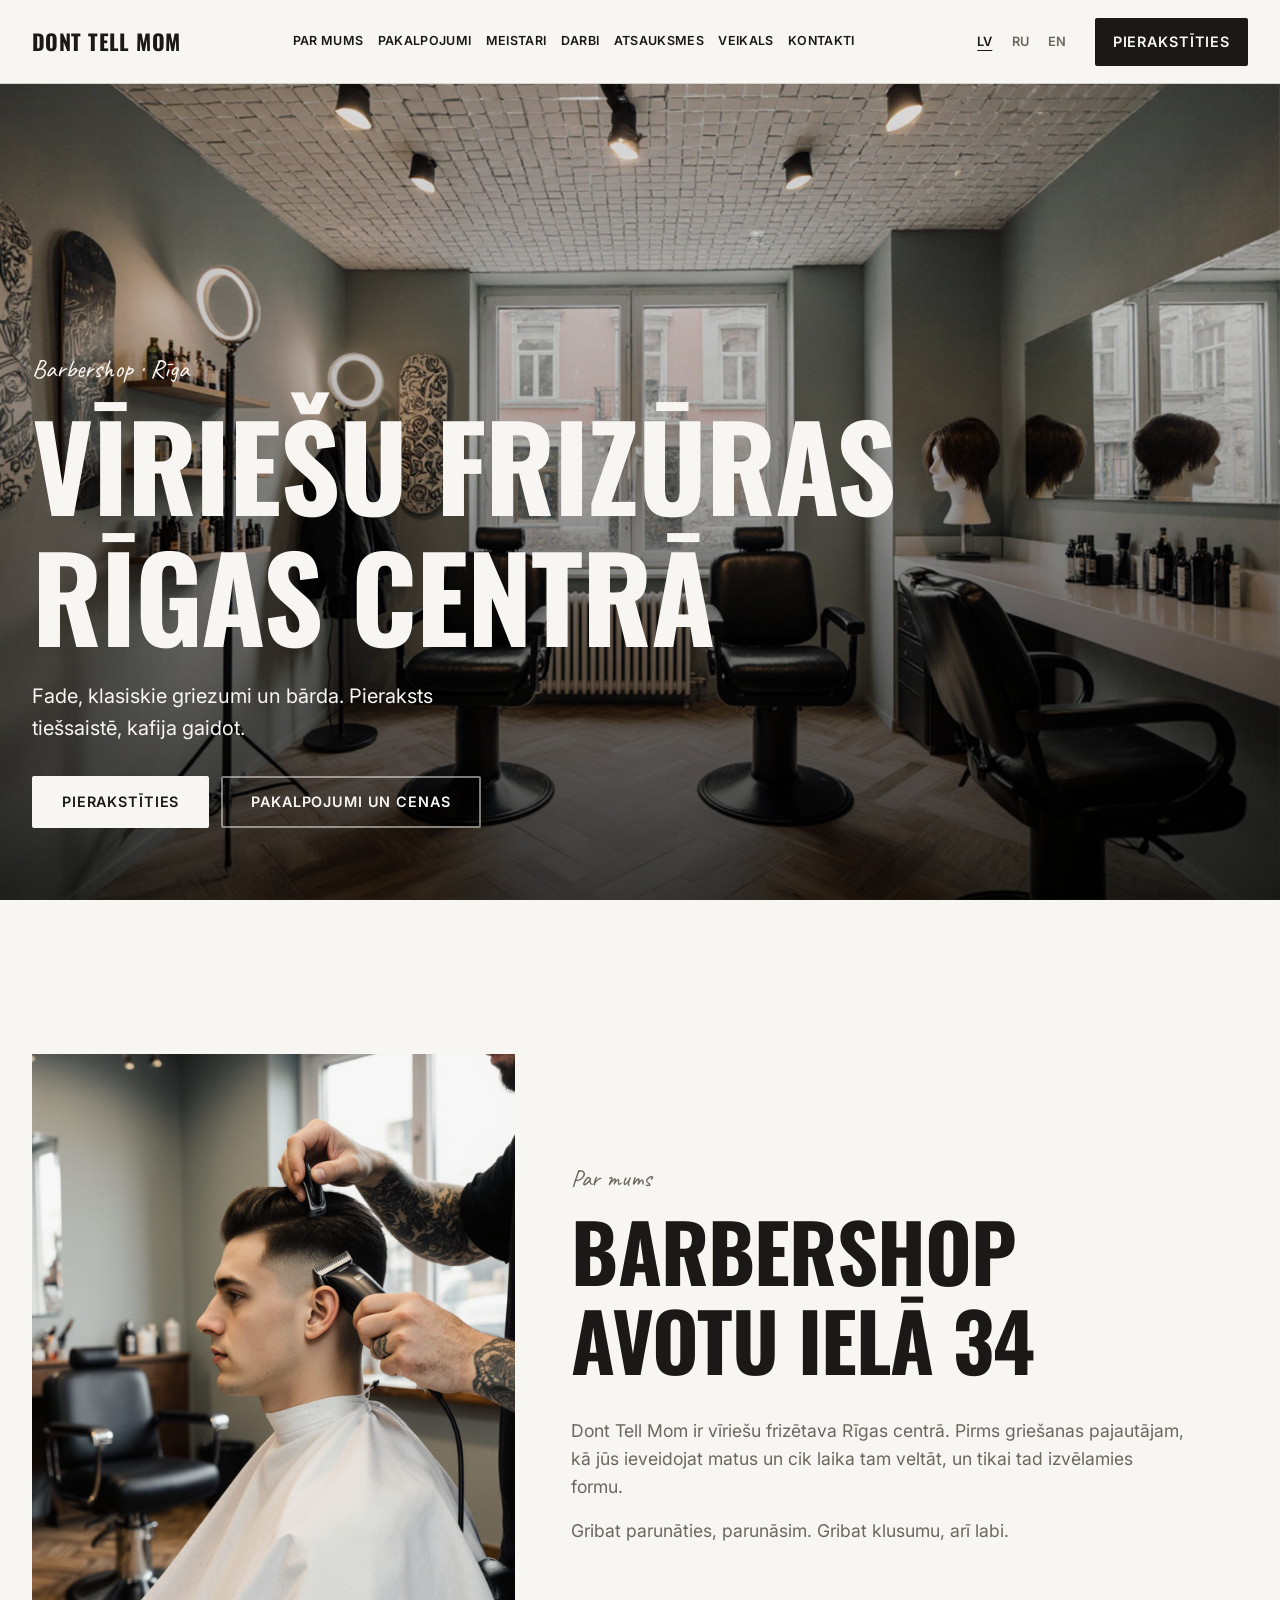
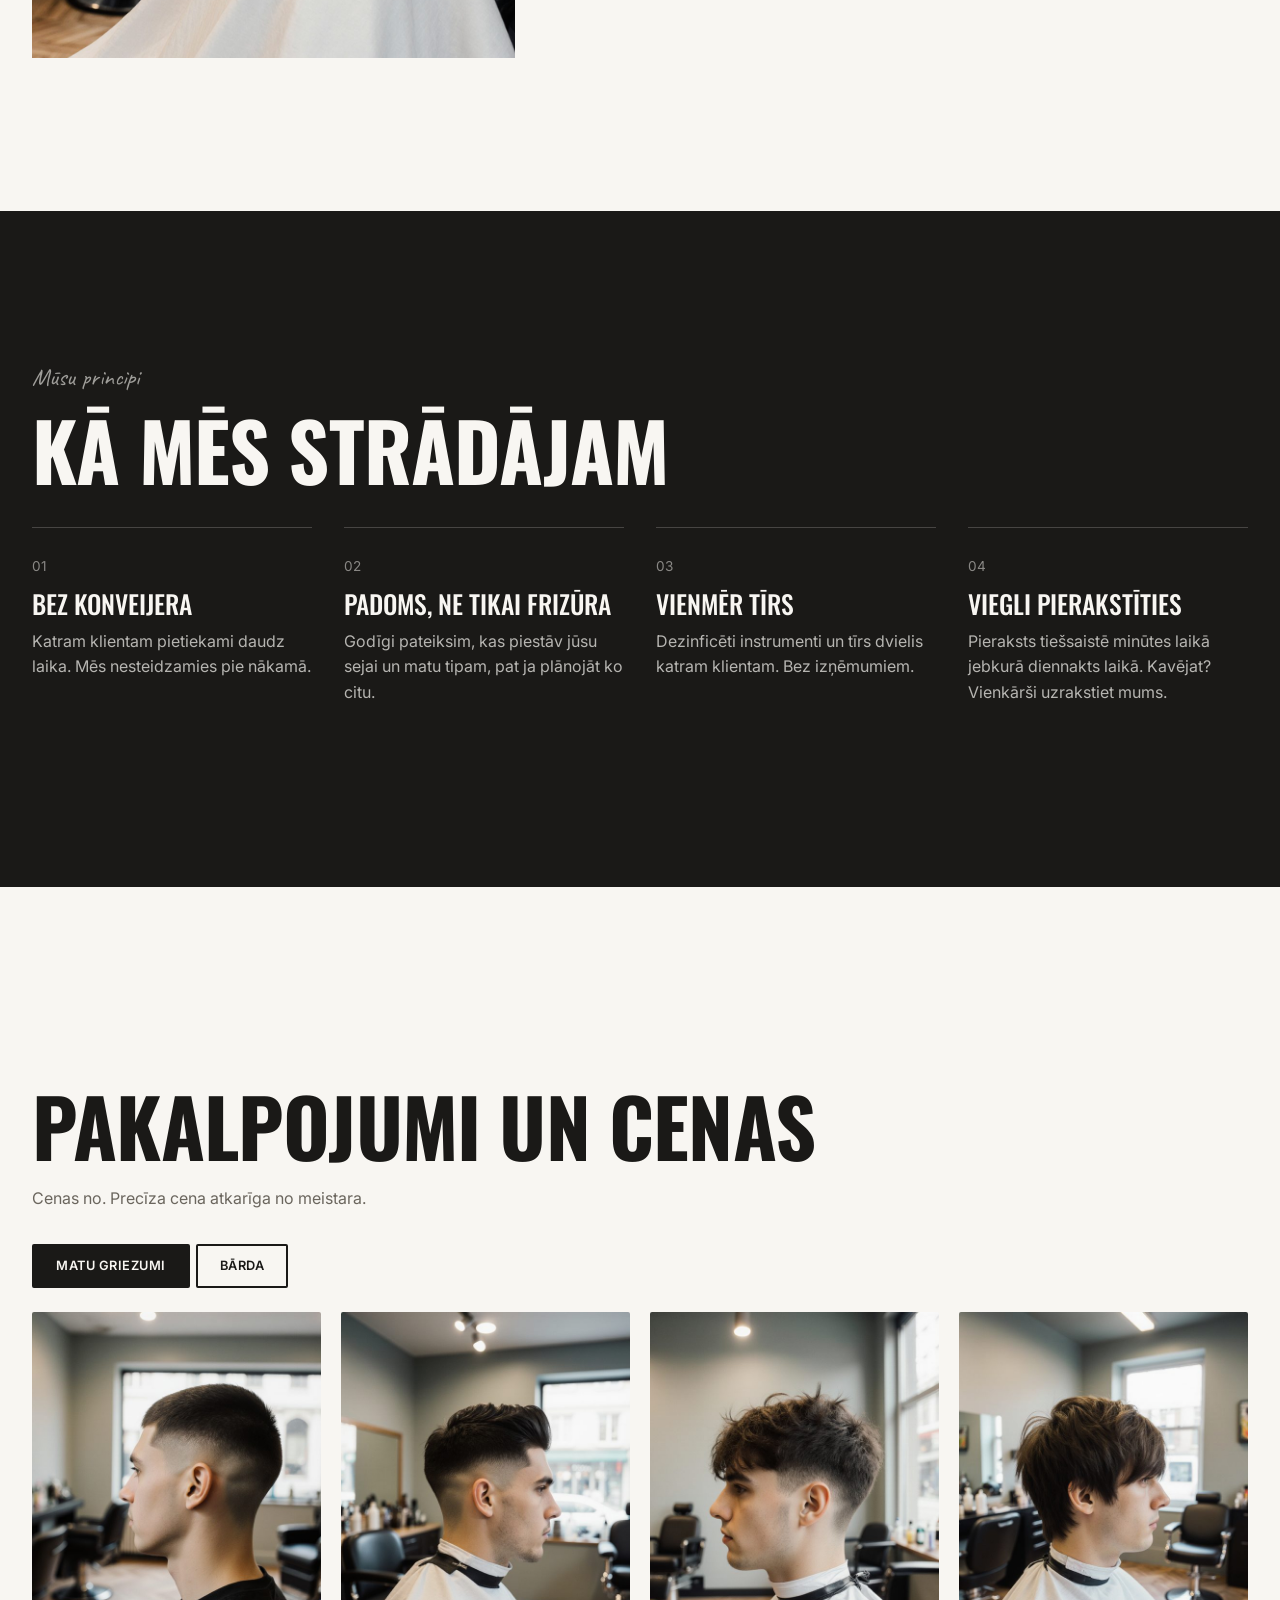
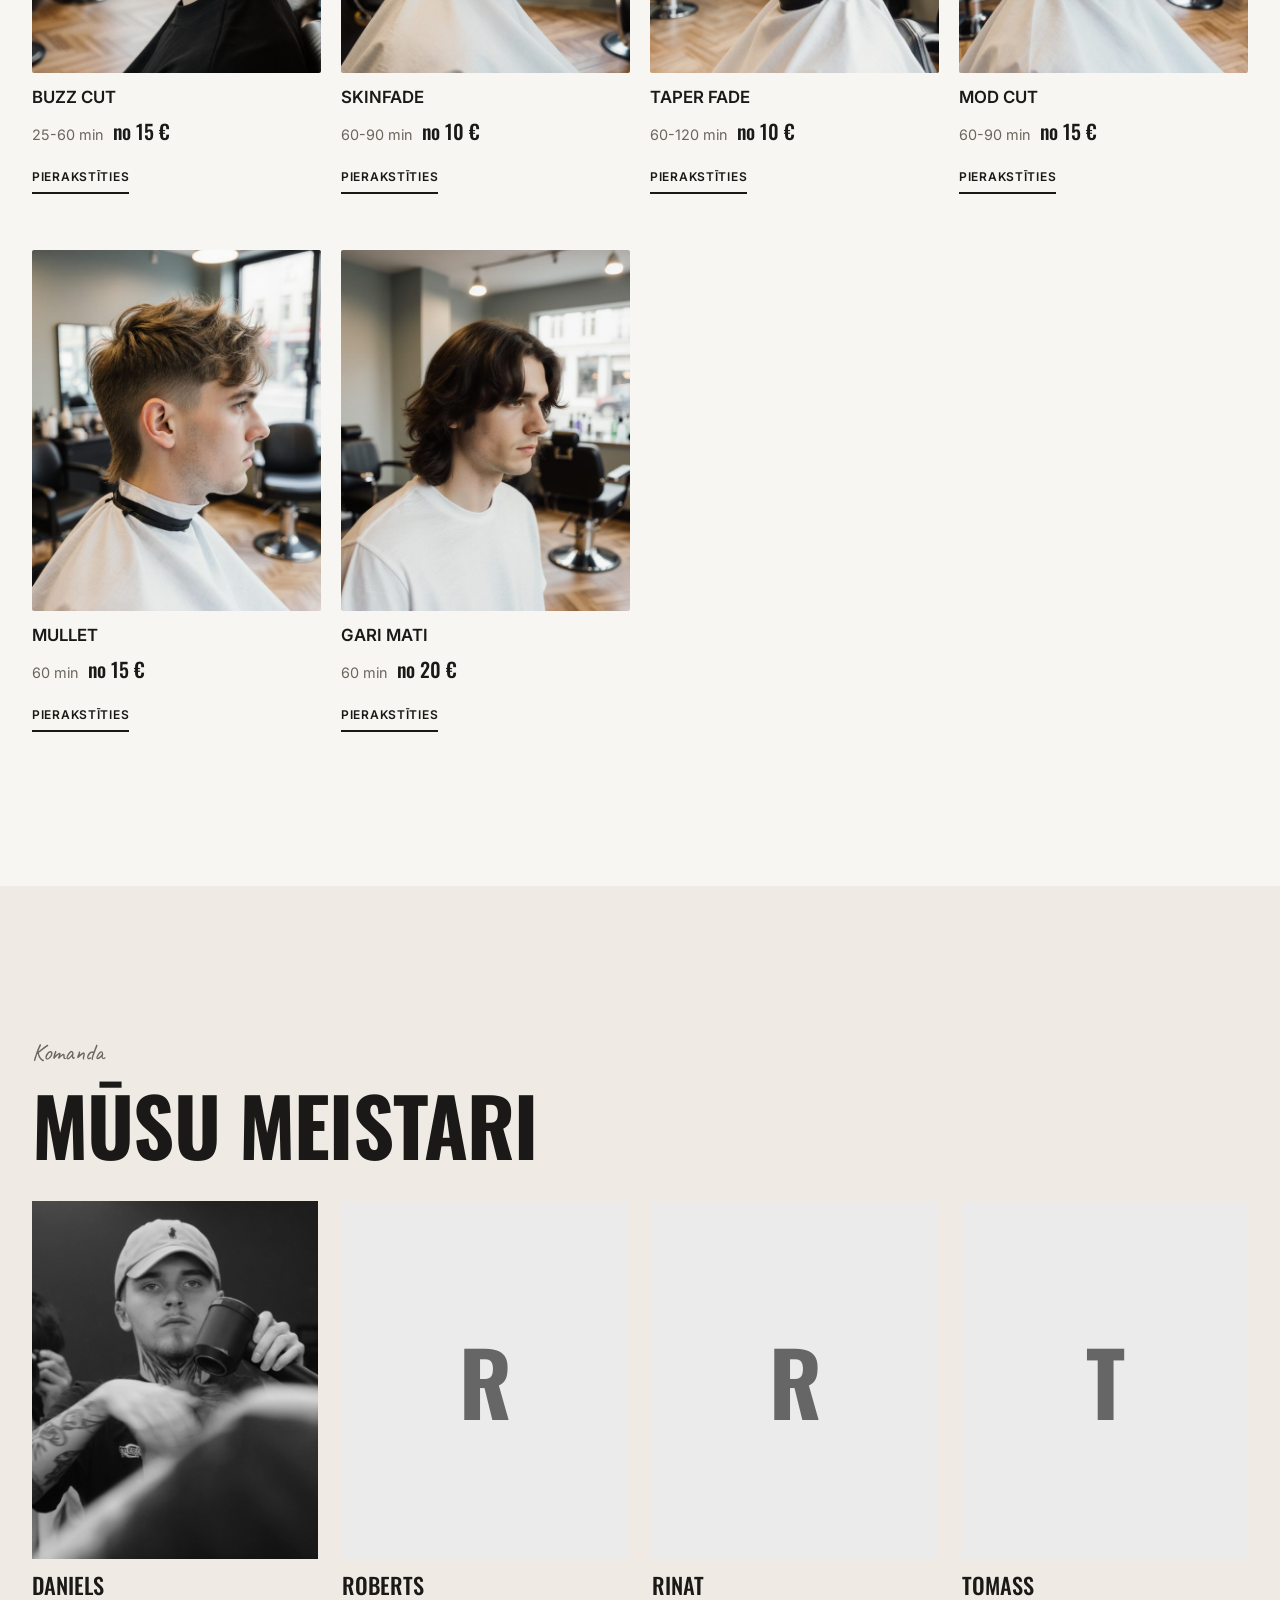
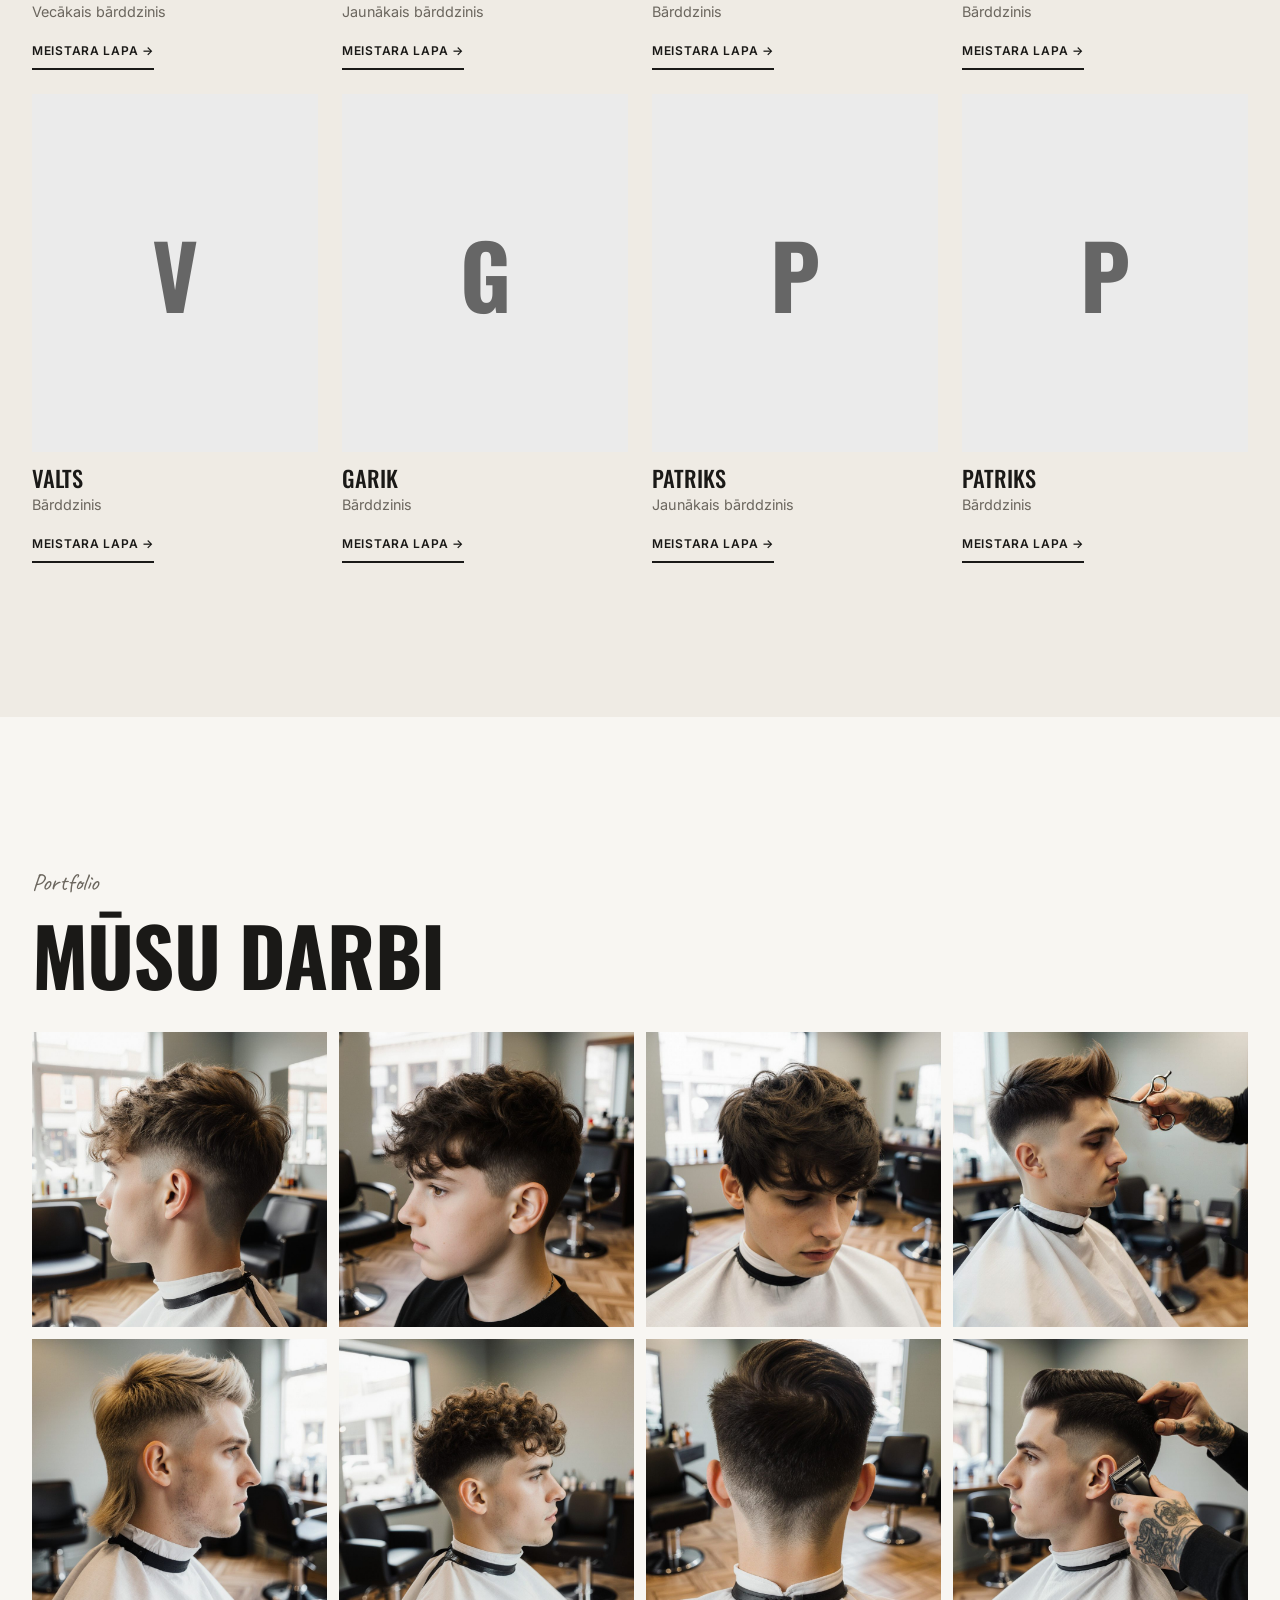
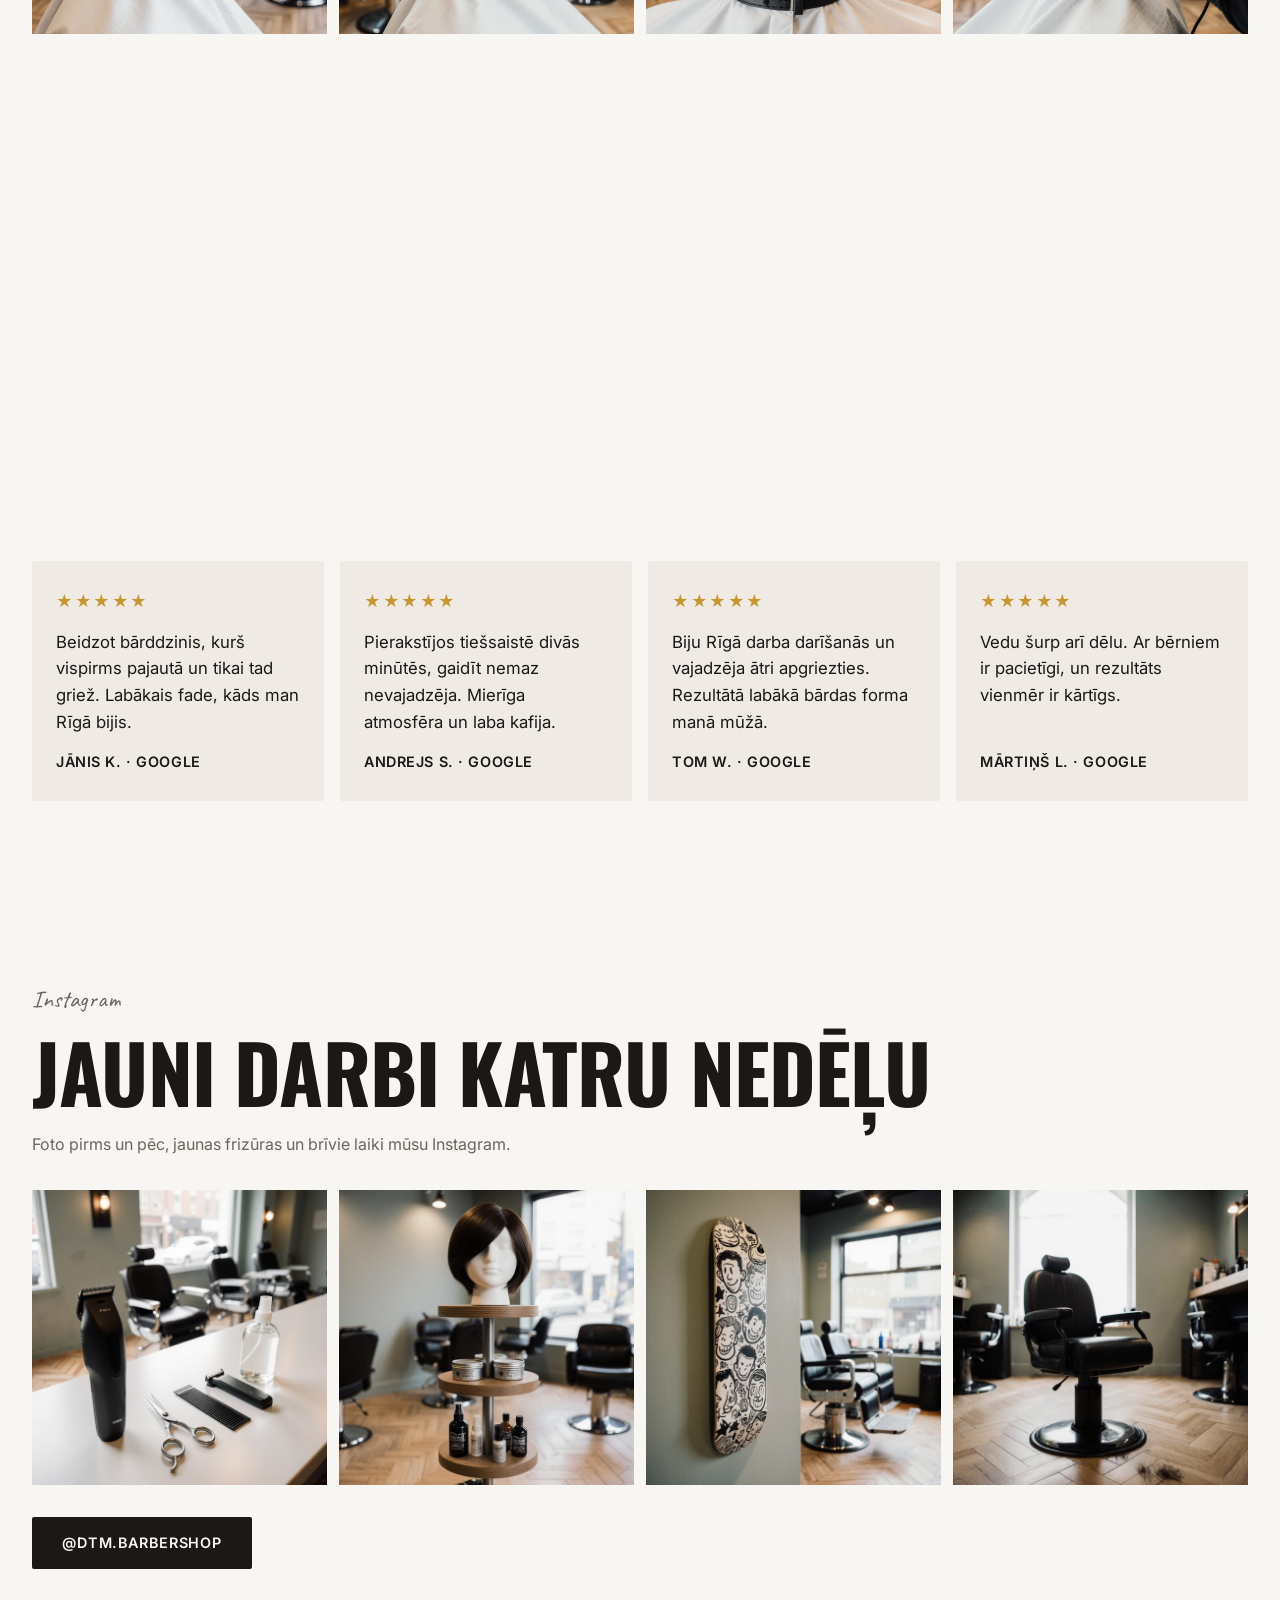
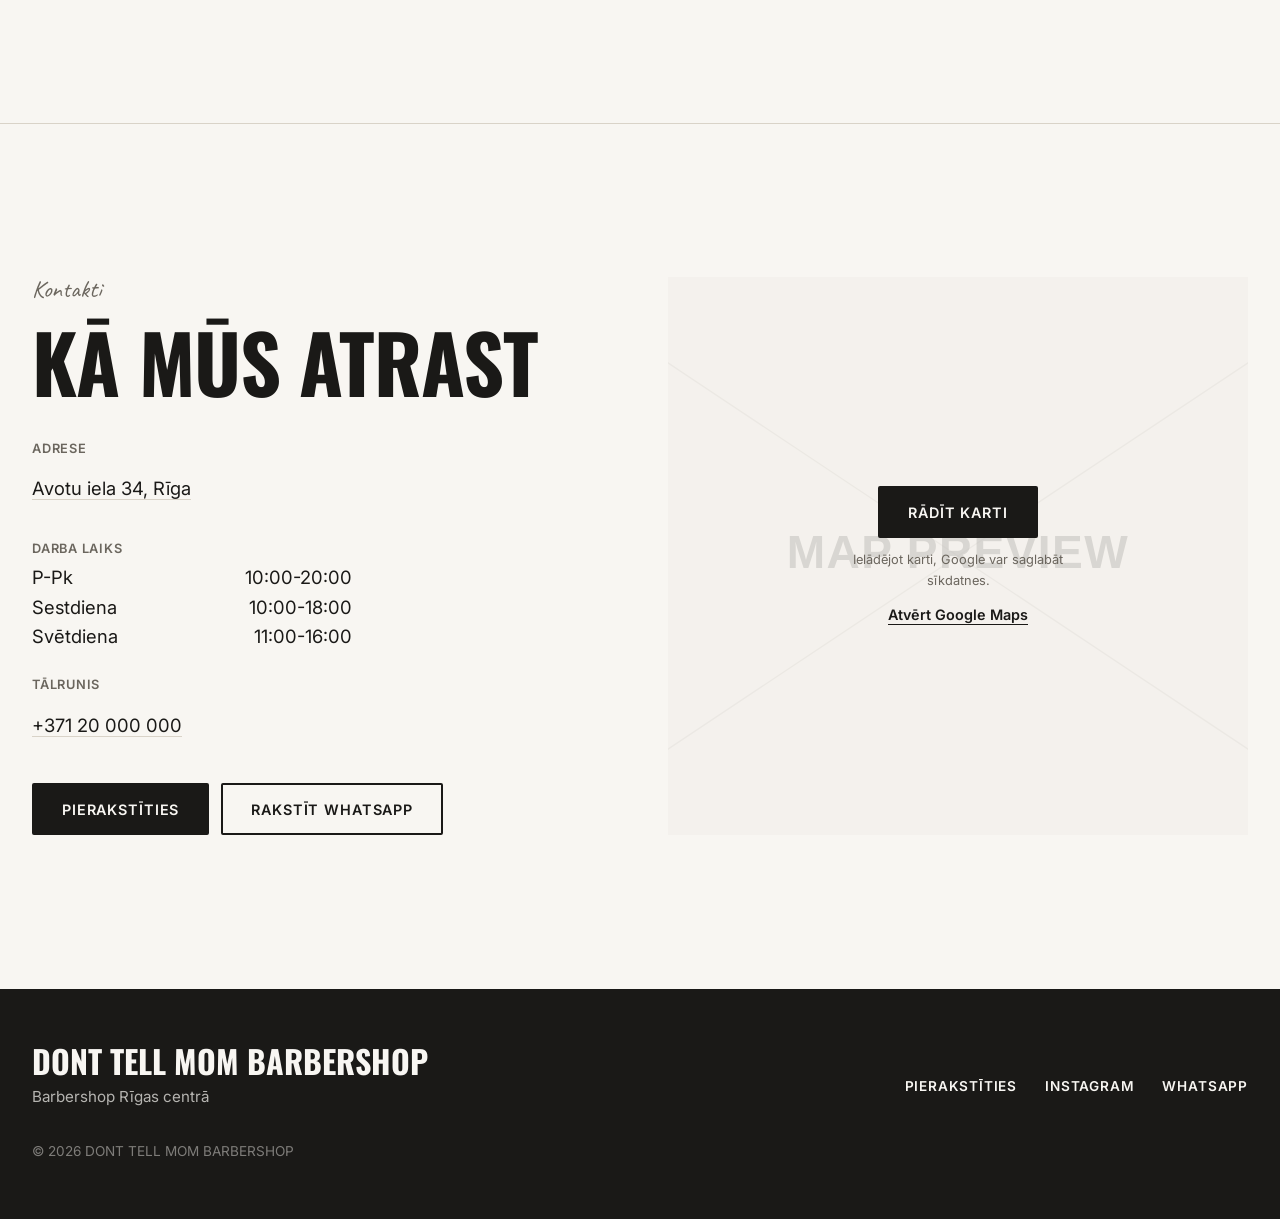
<file: v5/index.html>
<!DOCTYPE html>
<!-- v4-booking: v4 + своя DEMO-запись (booking.js) и страницы мастеров (tools/generate.js).
     Данные салона, услуг и мастеров — в data/site.js -->
<html lang="lv">
<head>
  <meta charset="UTF-8">
  <meta name="viewport" content="width=device-width, initial-scale=1">
  <!-- DEMO-сайт: просим поисковики его не показывать -->
  <meta name="robots" content="noindex">
  <!-- Заголовок вкладки и описание для поисковиков. JS заменит их на нужный язык -->
  <title>Dont Tell Mom Barbershop, Rīga</title>
  <meta name="description" content="Dont Tell Mom Barbershop, Avotu iela 34, Rīga.">

  <!-- Шрифты Google: Oswald (заголовки), Inter (текст), Caveat (рукописные подписи).
       preconnect заранее открывает соединение — шрифты грузятся быстрее -->
  <link rel="preconnect" href="https://fonts.googleapis.com">
  <link rel="preconnect" href="https://fonts.gstatic.com" crossorigin>
  <link rel="stylesheet" href="https://fonts.googleapis.com/css2?family=Caveat:wght@600&family=Inter:wght@400;500;600&family=Oswald:wght@500;700&display=swap">

  <!-- Подключаем стили. ?v=2 — метка версии: после больших правок увеличьте число,
       и телефоны скачают файл заново, а не покажут старый из памяти -->
  <link rel="stylesheet" href="style.css?v=34">
  <link rel="stylesheet" href="booking.css?v=25">

  <!-- Подключаем скрипт. defer = выполнить после того, как HTML загрузится -->
  <!-- Сначала данные (data/site.js), потом сайт, потом виджет записи -->
  <script src="data/site.js?v=26" defer></script>
  <script src="script.js?v=40" defer></script>
  <script src="booking.js?v=27" defer></script>
  <!-- Браузер (Chrome, Edge) заранее готовит страницу сайта, на ссылку которой
       навели курсор или нажали, — переход почти мгновенный. Другие браузеры это пропускают -->
  <script type="speculationrules">
    { "prerender": [{ "where": { "href_matches": "/*" }, "eagerness": "moderate" }] }
  </script>
</head>
<body>


  <!-- =========================================================
       1. ШАПКА: логотип, меню, языки, кнопка записи
       ========================================================= -->
  <header class="header">
    <div class="header__inner container">
      <!-- Логотип: название берётся из CONFIG.name в script.js -->
      <a href="#top" class="logo" data-config="shortName">DONT TELL MOM</a>

      <!-- Меню по разделам страницы -->
      <nav class="nav" id="nav" aria-label="Menu">
        <a href="#about" data-i18n="nav.about"></a>
        <a href="#services" data-i18n="nav.services"></a>
        <a href="#team" data-i18n="nav.team"></a>
        <a href="#gallery" data-i18n="nav.gallery"></a>
        <a href="#reviews" data-i18n="nav.reviews"></a>
        <!-- DEMO: страница магазина косметики -->
        <a href="shop.html" data-i18n="nav.shop"></a>
        <a href="#contacts" data-i18n="nav.contacts"></a>
        <!-- Кнопка записи внутри меню (видна только на телефоне/планшете) -->
        <a class="btn btn--dark nav__book" data-href="booking" data-i18n="common.book"></a>
      </nav>

      <!-- Переключатель языка. data-lang говорит, какой язык включить -->
      <div class="lang" role="group" aria-label="Language">
        <button type="button" class="lang__btn" data-lang="lv">LV</button>
        <button type="button" class="lang__btn" data-lang="ru">RU</button>
        <button type="button" class="lang__btn" data-lang="en">EN</button>
      </div>

      <!-- Кнопки записи (data-href="booking") открывают DEMO-запись (booking.js).
           Без JavaScript ведут на Fresha салона -->
      <a class="btn btn--dark header__book" data-href="booking" data-i18n="common.book"></a>

      <!-- Кнопка-«бургер» для меню на телефоне -->
      <button type="button" class="burger" id="burger" aria-controls="nav" aria-expanded="false" data-i18n-aria="nav.open">
        <span></span><span></span>
      </button>
    </div>
  </header>

  <main id="top">

    <!-- =========================================================
         2. ПЕРВЫЙ ЭКРАН: фон, заголовок, фраза, кнопки
         ========================================================= -->
    <section class="hero">
      <!-- Фон. Сейчас фото. Видео можно включить позже (см. комментарий ниже) -->
      <div class="hero__media">
        <!-- Временное фото, сгенерировано ИИ. Заменить на настоящее фото салона -->
        <img src="images/hero.jpg" alt="" width="1920" height="1080" fetchpriority="high">
        <!--
          Чтобы поставить видео вместо фото, положите файлы в images/ и раскомментируйте:
          <video autoplay muted loop playsinline poster="images/hero.jpg">
            <source src="images/hero.mp4" type="video/mp4">
          </video>
        -->
      </div>

      <div class="hero__content container">
        <p class="hero__eyebrow" data-i18n="hero.eyebrow"></p>
        <h1 class="hero__title" data-i18n="hero.title"></h1>
        <p class="hero__text" data-i18n="hero.text"></p>
        <div class="hero__actions">
          <a class="btn btn--light" data-href="booking" data-i18n="common.book"></a>
          <a class="btn btn--ghost" href="#services" data-i18n="hero.prices"></a>
        </div>
      </div>
    </section>

    <!-- =========================================================
         3. О БАРБЕРШОПЕ + 4 ПРИНЦИПА
         ========================================================= -->
    <section class="about section" id="about">
      <div class="container about__grid">
        <img class="about__photo" src="images/about.jpg" alt="" width="1200" height="1600" loading="lazy" data-i18n-alt="about.photoAlt">
        <div class="about__text">
          <p class="label" data-i18n="about.label"></p>
          <h2 class="title" data-i18n="about.title"></h2>
          <p data-i18n="about.p1"></p>
          <p data-i18n="about.p2"></p>
        </div>
      </div>
    </section>

    <section class="principles section" id="principles">
      <div class="container">
        <p class="label" data-i18n="principles.label"></p>
        <h2 class="title" data-i18n="principles.title"></h2>

        <!-- Четыре карточки. Тексты в TEXTS → principles в script.js -->
        <div class="principles__grid">
          <article class="card">
            <span class="card__num">01</span>
            <h3 data-i18n="principles.p1title"></h3>
            <p data-i18n="principles.p1text"></p>
          </article>
          <article class="card">
            <span class="card__num">02</span>
            <h3 data-i18n="principles.p2title"></h3>
            <p data-i18n="principles.p2text"></p>
          </article>
          <article class="card">
            <span class="card__num">03</span>
            <h3 data-i18n="principles.p3title"></h3>
            <p data-i18n="principles.p3text"></p>
          </article>
          <article class="card">
            <span class="card__num">04</span>
            <h3 data-i18n="principles.p4title"></h3>
            <p data-i18n="principles.p4text"></p>
          </article>
        </div>
      </div>
    </section>

    <!-- =========================================================
         4. УСЛУГИ И ЦЕНЫ
         Карточки с фото создаёт JS из SITE.services (data/site.js).
         Нажатие открывает запись с этой услугой
         ========================================================= -->
    <section class="services section" id="services">
      <div class="container">
        <p class="label" data-i18n="services.label"></p>
        <h2 class="title" data-i18n="services.title"></h2>
        <p class="services__note" data-i18n="services.note"></p>

        <!-- Вкладки категорий. data-category совпадает с category в SERVICES -->
        <div class="tabs" role="tablist">
          <button type="button" class="tabs__btn is-active" role="tab" aria-selected="true" data-category="haircut" data-i18n="services.tabHaircut"></button>
          <button type="button" class="tabs__btn" role="tab" aria-selected="false" data-category="beard" data-i18n="services.tabBeard"></button>
          <!-- Вкладка «Papildus» убрана: для неё нет услуг с фото.
               Если появятся — верните кнопку с data-category="extras" -->
        </div>

        <!-- Сюда JS вставит карточки услуг с фото (из SERVICES в script.js) -->
        <ul class="services__list" id="services-list"></ul>
      </div>
    </section>

    <!-- =========================================================
         5. МАСТЕРА (плитки создаёт JS из SITE.masters, каждая ведёт на страницу мастера)
         ========================================================= -->
    <section class="team section" id="team">
      <div class="container">
        <p class="label" data-i18n="team.label"></p>
        <h2 class="title" data-i18n="team.title"></h2>
        <div class="team__grid" id="team-list"></div>
      </div>
    </section>

    <!-- =========================================================
         6. ГАЛЕРЕЯ РАБОТ (картинки создаёт JS из массива GALLERY)
         ========================================================= -->
    <section class="gallery section" id="gallery">
      <div class="container">
        <p class="label" data-i18n="gallery.label"></p>
        <h2 class="title" data-i18n="gallery.title"></h2>
        <div class="gallery__grid" id="gallery-list"></div>
      </div>
    </section>

    <!-- =========================================================
         7. ОТЗЫВЫ (карточки создаёт JS из массива REVIEWS)
         ========================================================= -->
    <section class="reviews section" id="reviews">
      <div class="container">
        <p class="label" data-i18n="reviews.label"></p>
        <h2 class="title" data-i18n="reviews.title"></h2>
        <!-- Отзывы и рейтинг — из data/site.js (SITE.reviews, SITE.rating).
             Пока есть отзывы-примеры (isExample: true), видна пометка ниже -->
        <p class="reviews__rating">
          <span class="stars" aria-hidden="true">★★★★★</span>
          <strong id="rating-value"></strong>
          <span id="rating-text"></span>
        </p>
        <div class="reviews__grid" id="reviews-list"></div>
      </div>
    </section>

    <!-- =========================================================
         8. INSTAGRAM
         ========================================================= -->
    <section class="insta section" id="instagram">
      <div class="container">
        <p class="label">Instagram</p>
        <h2 class="title" data-i18n="insta.title"></h2>
        <p data-i18n="insta.text"></p>
        <div class="insta__grid">
          <img src="images/insta-1.jpg" alt="" width="600" height="600" loading="lazy">
          <img src="images/insta-2.jpg" alt="" width="600" height="600" loading="lazy">
          <img src="images/insta-3.jpg" alt="" width="600" height="600" loading="lazy">
          <img src="images/insta-4.jpg" alt="" width="600" height="600" loading="lazy">
        </div>
        <a class="btn btn--dark" data-href="instagram" data-config="instagramHandle"></a>
      </div>
    </section>

    <!-- =========================================================
         9. КОНТАКТЫ: адрес, часы, телефон, WhatsApp, карта
         ========================================================= -->
    <section class="contacts section" id="contacts">
      <div class="container contacts__grid">
        <div class="contacts__info">
          <p class="label" data-i18n="contacts.label"></p>
          <h2 class="title" data-i18n="contacts.title"></h2>

          <dl class="contacts__list">
            <dt data-i18n="contacts.address"></dt>
            <dd><a data-href="maps" data-config="address"></a></dd>

            <dt data-i18n="contacts.hours"></dt>
            <!-- Строки часов работы создаёт JS из CONFIG.hours -->
            <dd><ul class="hours" id="hours-list"></ul></dd>

            <dt data-i18n="contacts.phone"></dt>
            <dd><a data-href="tel" data-config="phone"></a></dd>
          </dl>

          <div class="contacts__actions">
            <a class="btn btn--dark" data-href="booking" data-i18n="common.book"></a>
            <a class="btn btn--outline" data-href="whatsapp"><span data-i18n="contacts.whatsapp"></span></a>
          </div>
        </div>

        <!-- Карта. Сначала картинка, настоящая карта Google грузится только по клику -->
        <div class="map" id="map">
          <img src="images/map.svg" alt="" width="1200" height="800" loading="lazy">
          <div class="map__overlay">
            <button type="button" class="btn btn--dark" id="map-load" data-i18n="contacts.mapShow"></button>
            <p class="map__note" data-i18n="contacts.mapNote"></p>
            <a class="map__link" data-href="maps" data-i18n="contacts.mapOpen"></a>
          </div>
        </div>
      </div>
    </section>

  </main>

  <!-- =========================================================
       10. ПОДВАЛ
       ========================================================= -->
  <footer class="footer">
    <div class="container footer__inner">
      <div>
        <p class="footer__logo" data-config="name"></p>
        <p data-i18n="footer.tagline"></p>
      </div>
      <div class="footer__links">
        <a data-href="booking" data-i18n="common.book"></a>
        <a data-href="instagram">Instagram</a>
        <a data-href="whatsapp">WhatsApp</a>
      </div>
      <p class="footer__copy">© <span id="year"></span> <span data-config="name"></span></p>
    </div>
  </footer>

</body>
</html>
</file>
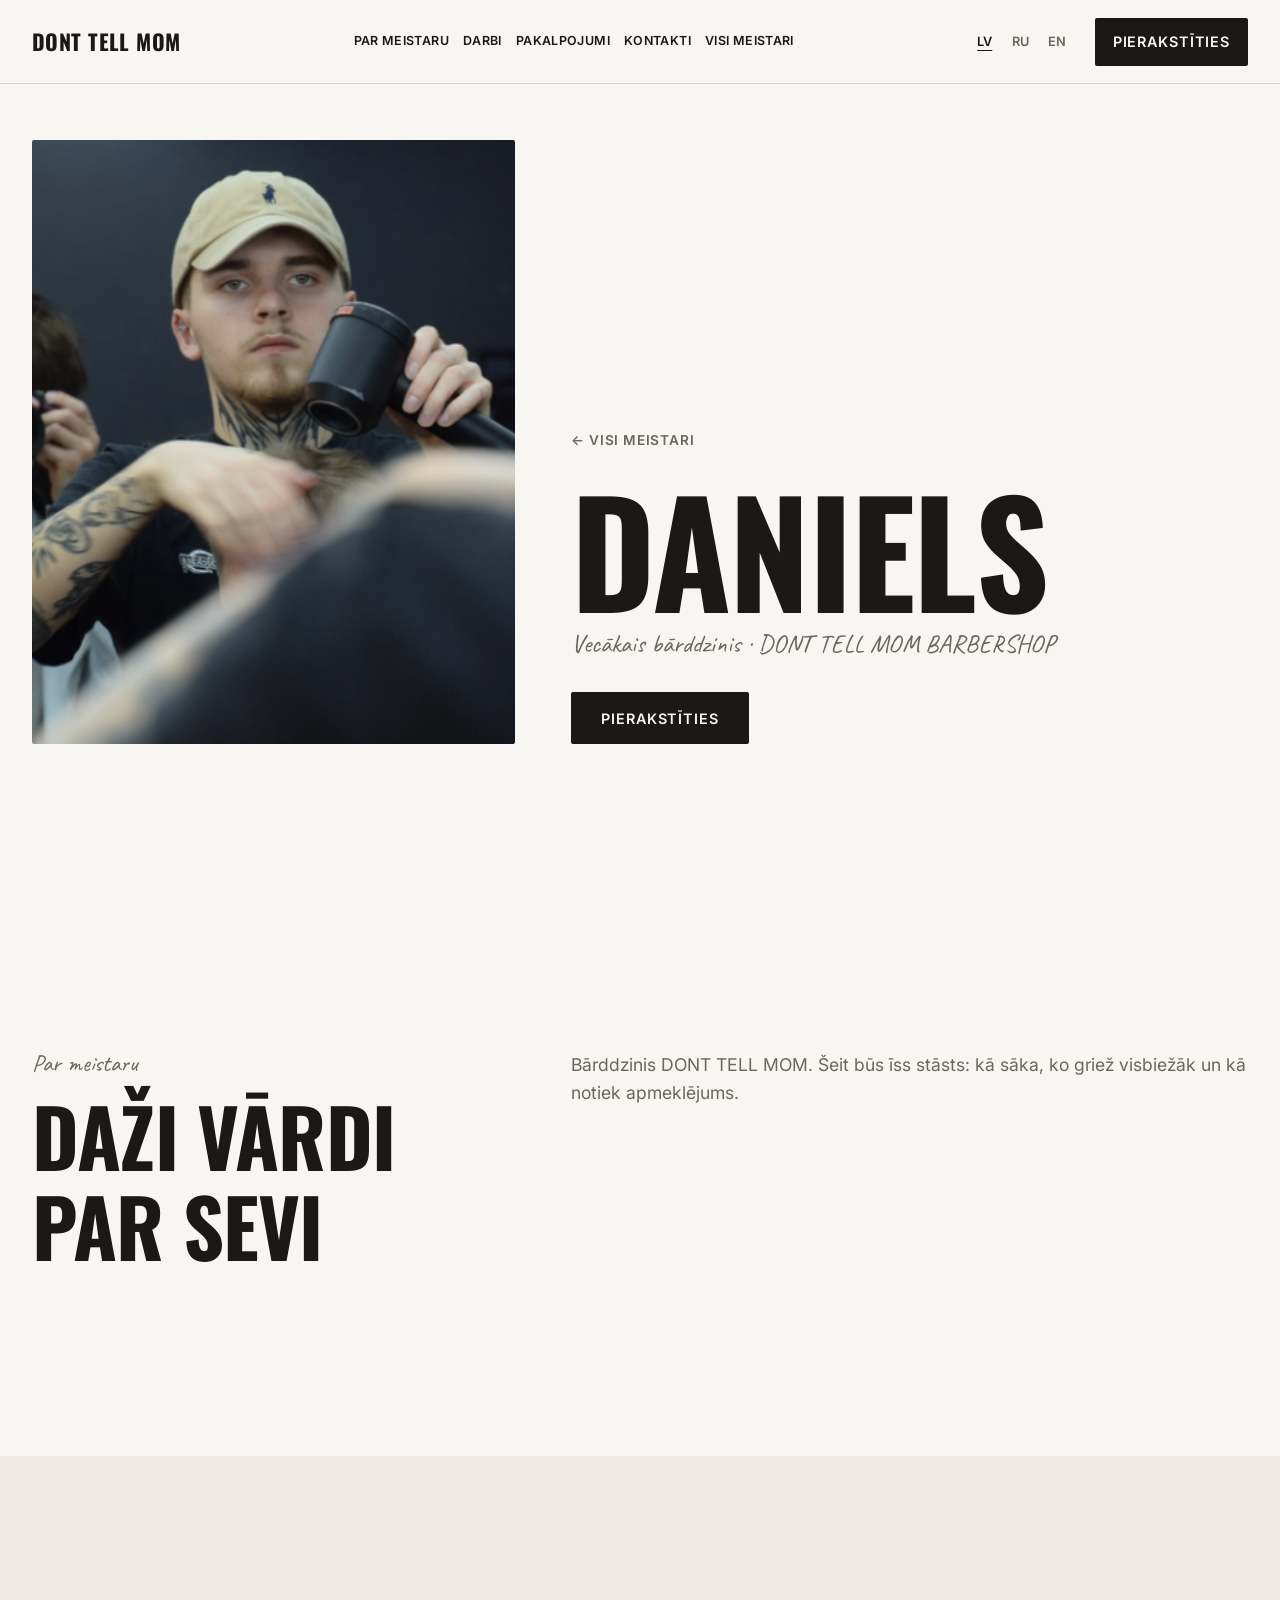
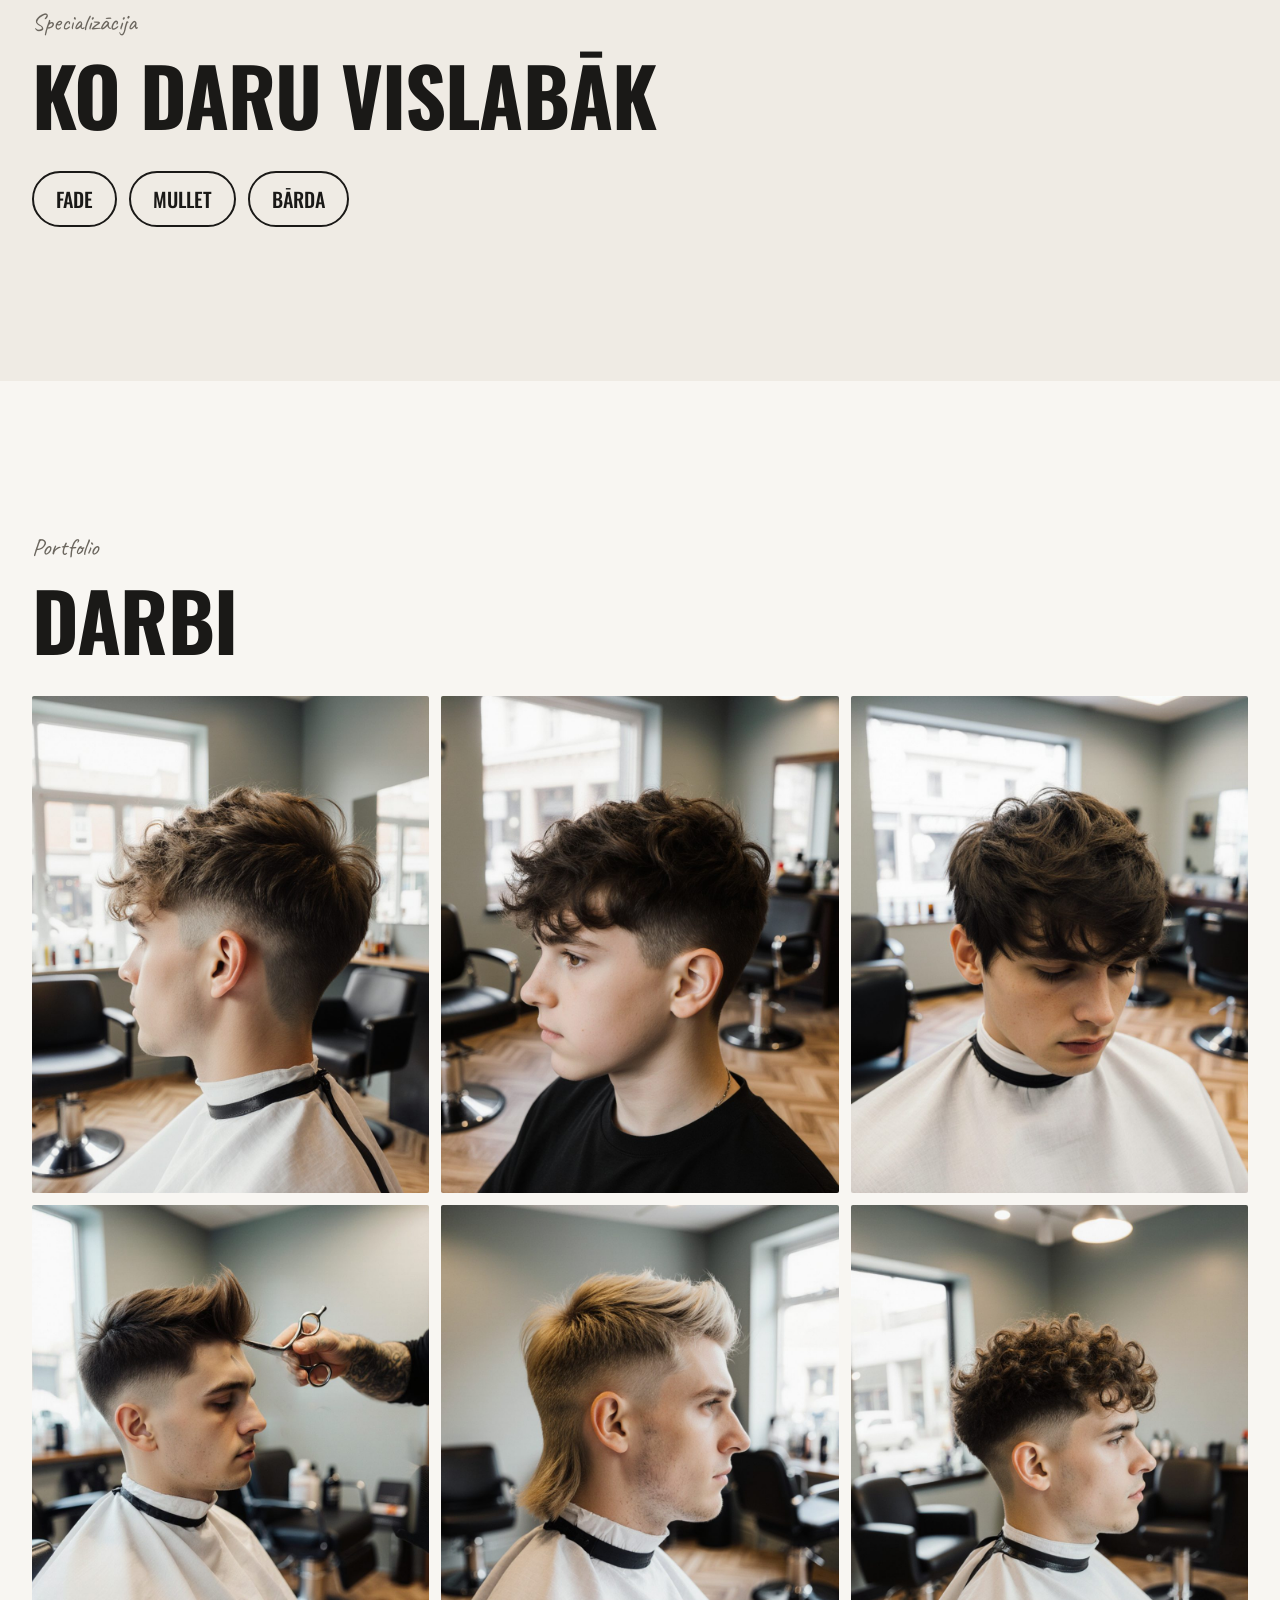
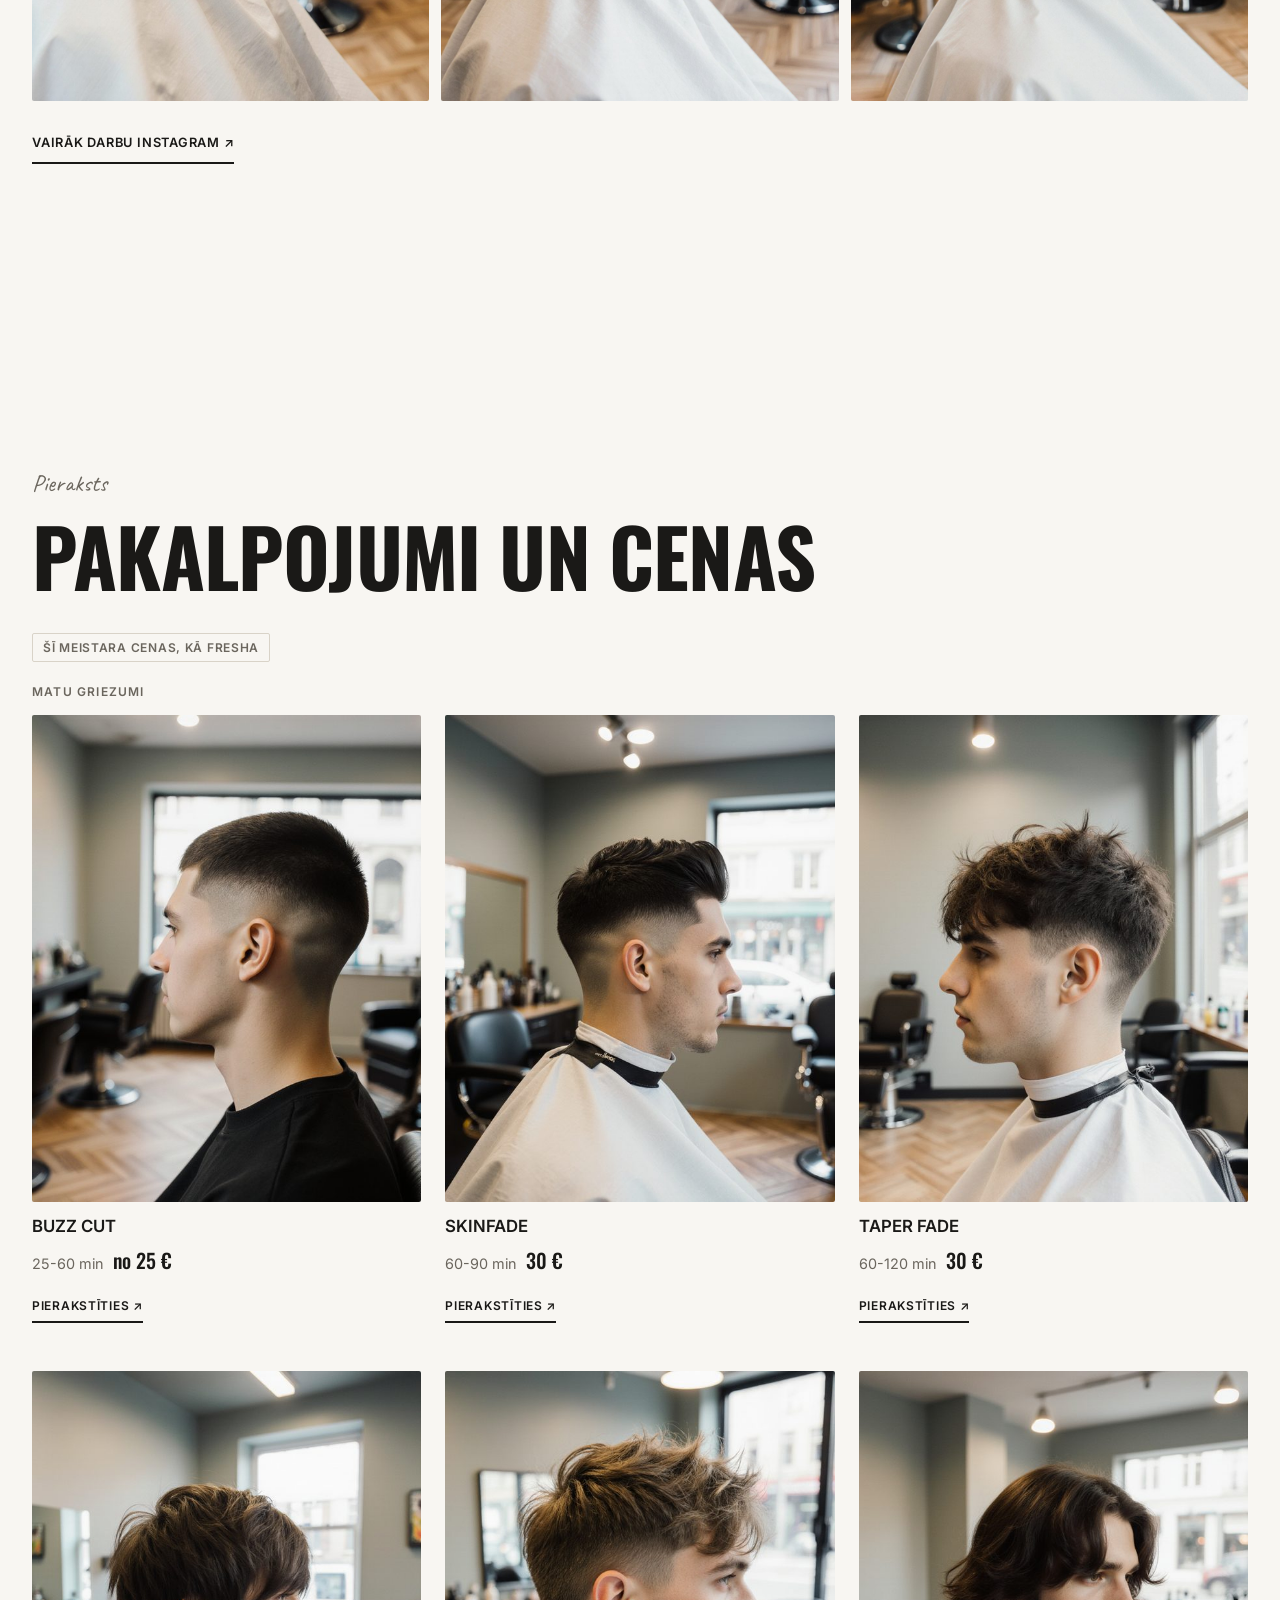
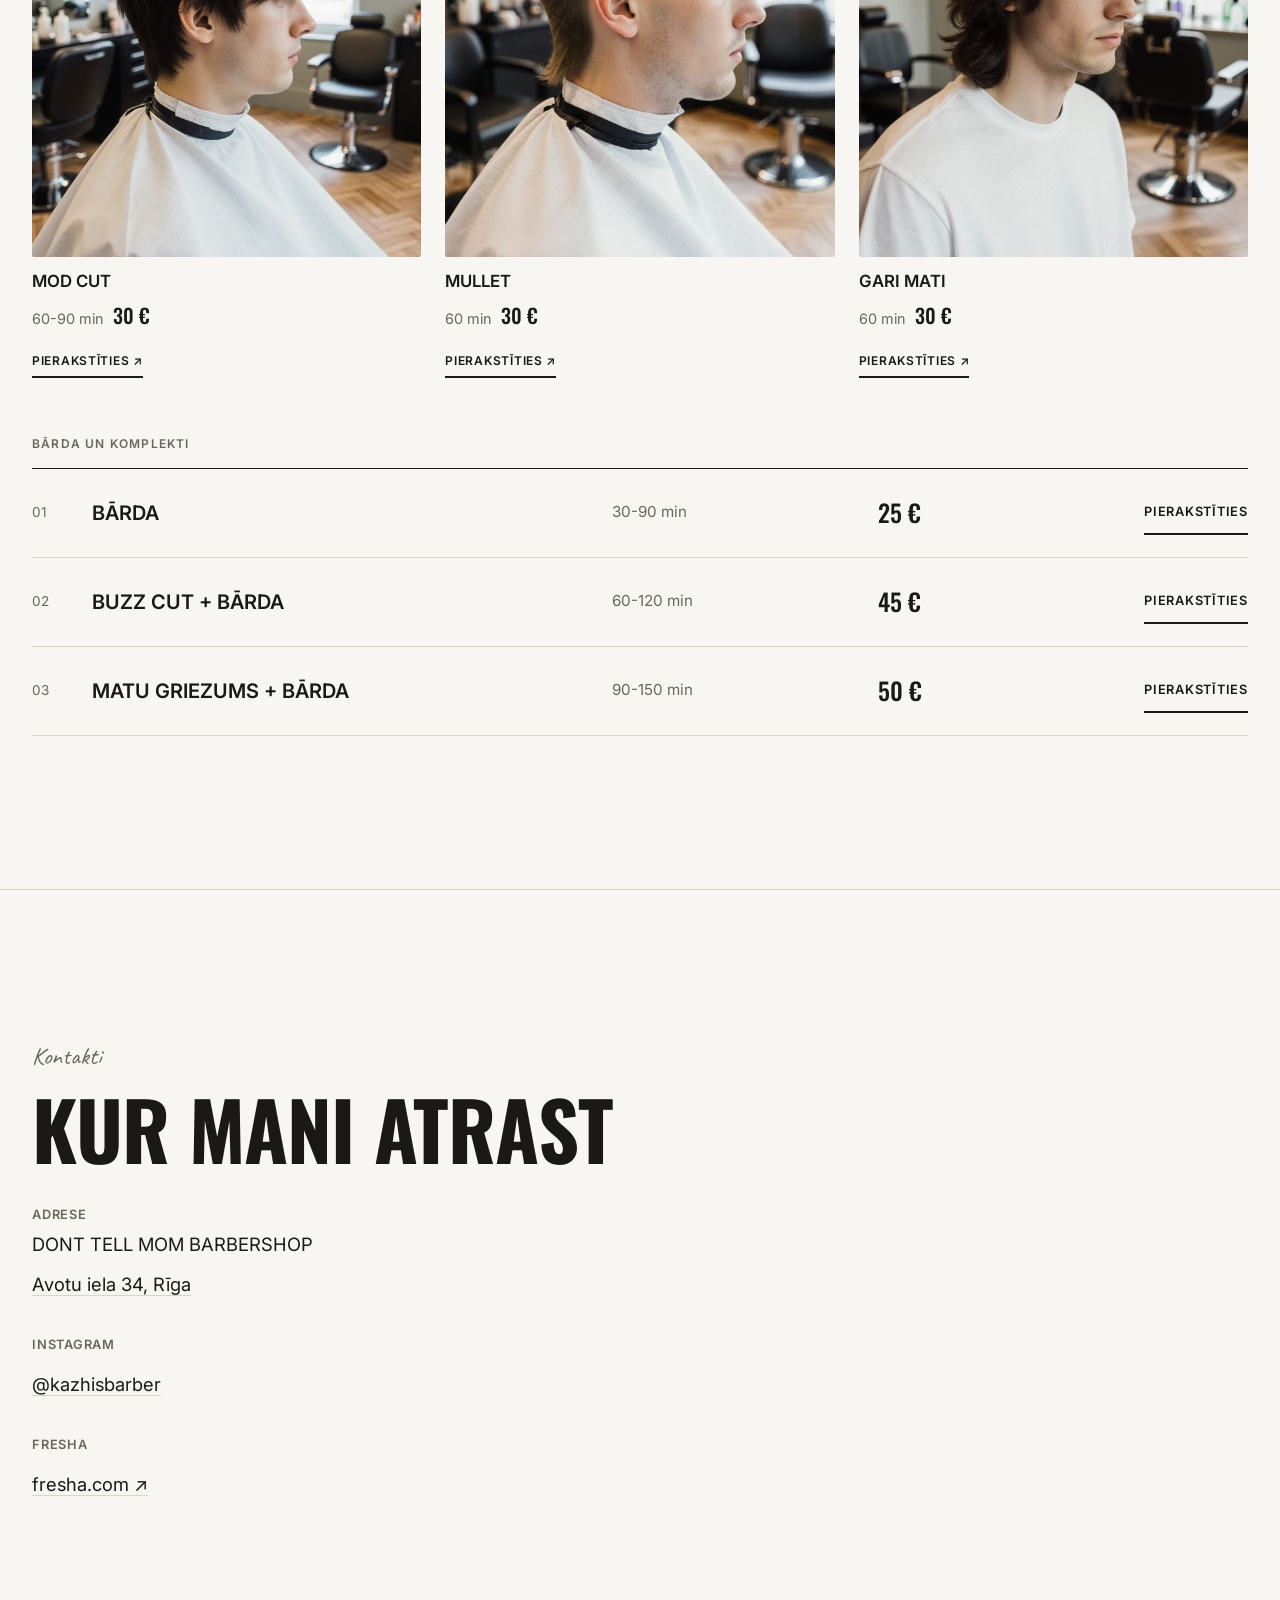
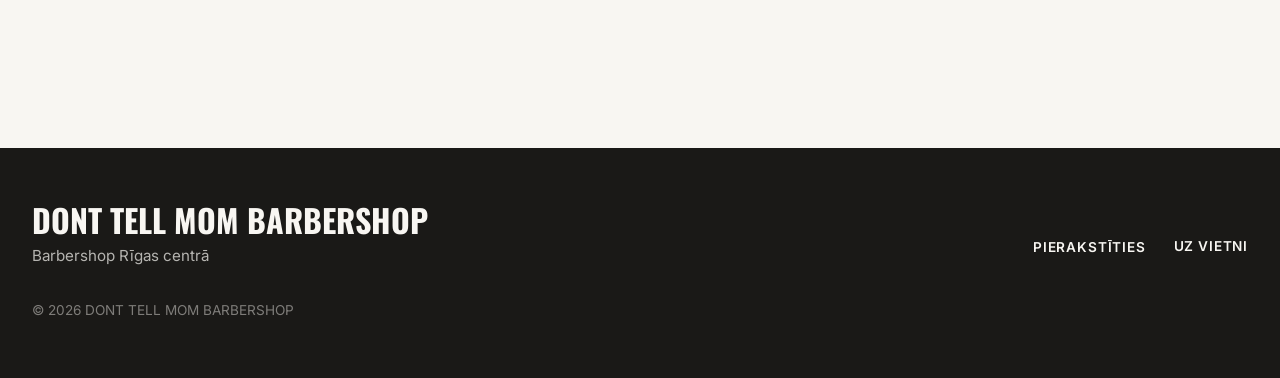
<file: v5/daniels/index.html>
<!DOCTYPE html>
<!-- Страница мастера Daniels. СОЗДАНА АВТОМАТИЧЕСКИ: node tools/generate.js
     Не правьте этот файл руками — правьте data/site.js и запустите скрипт заново -->
<html lang="lv">
<head>
  <meta charset="UTF-8">
  <meta name="viewport" content="width=device-width, initial-scale=1">
  <meta name="robots" content="noindex">
  <title>Daniels , Dont Tell Mom Barbershop</title>
  <meta name="description" content="Daniels, DONT TELL MOM BARBERSHOP, Rīga.">

  <link rel="preconnect" href="https://fonts.googleapis.com">
  <link rel="preconnect" href="https://fonts.gstatic.com" crossorigin>
  <link rel="stylesheet" href="https://fonts.googleapis.com/css2?family=Caveat:wght@600&family=Inter:wght@400;500;600&family=Oswald:wght@500;700&display=swap">

  <link rel="stylesheet" href="../style.css?v=34">
  <link rel="stylesheet" href="../master.css?v=24">
  <link rel="stylesheet" href="../booking.css?v=25">

  <!-- Данные → общий скрипт сайта → страница мастера → виджет записи -->
  <script src="../data/site.js?v=26" defer></script>
  <script src="../script.js?v=40" defer></script>
  <script src="../master.js?v=26" defer></script>
  <script src="../booking.js?v=27" defer></script>
</head>
<!-- data-root: путь к корню сайта (для картинок и ссылок), data-master: чья страница -->
<body class="bp" data-root="../" data-master="daniels">


  <header class="header">
    <div class="header__inner container">
      <a href="../index.html" class="logo" data-config="shortName">DONT TELL MOM</a>

      <nav class="nav" id="nav" aria-label="Menu">
        <a href="#about" data-i18n="master.nav.about"></a>
        <a href="#works" data-i18n="master.nav.works"></a>
        <a href="#services" data-i18n="master.nav.services"></a>
        <a href="#contacts" data-i18n="master.nav.contacts"></a>
        <a href="../index.html#team" data-i18n="master.nav.team"></a>
        <button type="button" class="btn btn--dark nav__book" data-book data-i18n="common.book"></button>
      </nav>

      <div class="lang" role="group" aria-label="Language">
        <button type="button" class="lang__btn" data-lang="lv">LV</button>
        <button type="button" class="lang__btn" data-lang="ru">RU</button>
        <button type="button" class="lang__btn" data-lang="en">EN</button>
      </div>

      <button type="button" class="btn btn--dark header__book" data-book data-i18n="common.book"></button>

      <button type="button" class="burger" id="burger" aria-controls="nav" aria-expanded="false" data-i18n-aria="nav.open">
        <span></span><span></span>
      </button>
    </div>
  </header>

  <main id="top">

    <!-- 1. Первый экран: фото (или инициалы), имя, запись -->
    <section class="bp-hero">
      <div class="container bp-hero__grid">
        <img class="bp-hero__photo" src="../images/daniels-work.png" alt="Daniels" width="800" height="1000">
        <div class="bp-hero__text">
          <a class="bp-back" href="../index.html#team" data-i18n="master.back"></a>
          <h1 class="bp-hero__name">Daniels</h1>
          <p class="bp-hero__role"><span data-master-field="role"></span> · <span data-config="name"></span></p>
          <button type="button" class="btn btn--dark" data-book data-i18n="common.book"></button>
        </div>
      </div>
    </section>

    <!-- 2. О мастере (пример) -->
    <section class="section" id="about">
      <div class="container bp-about">
        <div>
          <p class="label" data-i18n="master.about.label"></p>
          <h2 class="title" data-i18n="master.about.title"></h2>
        </div>
        <div class="bp-about__text">
          <p data-master-field="bio"></p>
        </div>
      </div>
    </section>

    <!-- 3. Специализации (пример) -->
    <section class="section bp-skills" id="skills">
      <div class="container">
        <p class="label" data-i18n="master.skills.label"></p>
        <h2 class="title" data-i18n="master.skills.title"></h2>
        <ul class="bp-tags" id="bp-tags"></ul>
      </div>
    </section>

    <!-- 4. Работы: 6 фото-примеров (gallery-*.jpg). Заменить на настоящие работы мастера -->
    <section class="section" id="works">
      <div class="container">
        <p class="label" data-i18n="master.works.label"></p>
        <h2 class="title" data-i18n="master.works.title"></h2>
        <div class="bp-works" id="bp-works"></div>
        <a class="bp-more" href="https://www.instagram.com/kazhisbarber/" target="_blank" rel="noopener"><span data-i18n="master.works.more"></span> ↗︎</a>
      </div>
    </section>

    <!-- 5. Услуги и цены ЭТОГО мастера. «Записаться» открывает запись, где мастер уже выбран -->
    <section class="section bp-services" id="services">
      <div class="container">
        <p class="label" data-i18n="master.services.label"></p>
        <h2 class="title" data-i18n="master.services.title"></h2>
        <p class="bp-sample" data-i18n="master.services.note"></p>
        <div id="bp-services"></div>
      </div>
    </section>

    <!-- 6. Контакты -->
    <section class="section contacts" id="contacts">
      <div class="container">
        <p class="label" data-i18n="master.contacts.label"></p>
        <h2 class="title" data-i18n="master.contacts.title"></h2>
        <dl class="contacts__list" id="bp-contacts"></dl>
        <div class="contacts__actions">
          <button type="button" class="btn btn--dark" data-book data-i18n="common.book"></button>
          <a class="btn btn--outline" href="../index.html#team" data-i18n="master.back"></a>
        </div>
      </div>
    </section>

  </main>

  <footer class="footer">
    <div class="container footer__inner">
      <div>
        <p class="footer__logo" data-config="name"></p>
        <p data-i18n="footer.tagline"></p>
      </div>
      <div class="footer__links">
        <button type="button" class="footer__btn" data-book data-i18n="common.book"></button>
        <a href="../index.html" data-i18n="master.nav.site"></a>
      </div>
      <p class="footer__copy">© <span id="year"></span> <span data-config="name"></span></p>
    </div>
  </footer>

  <!-- Панель записи внизу экрана (телефон): выезжает, когда кнопка первого экрана ушла из виду -->
  <div class="bp-bar" id="bp-bar">
    <p class="bp-bar__info">
      <strong>Daniels</strong>
      <span data-config="name"></span>
    </p>
    <button type="button" class="btn btn--dark bp-bar__book" data-book data-i18n="common.book"></button>
  </div>

</body>
</html>
</file>
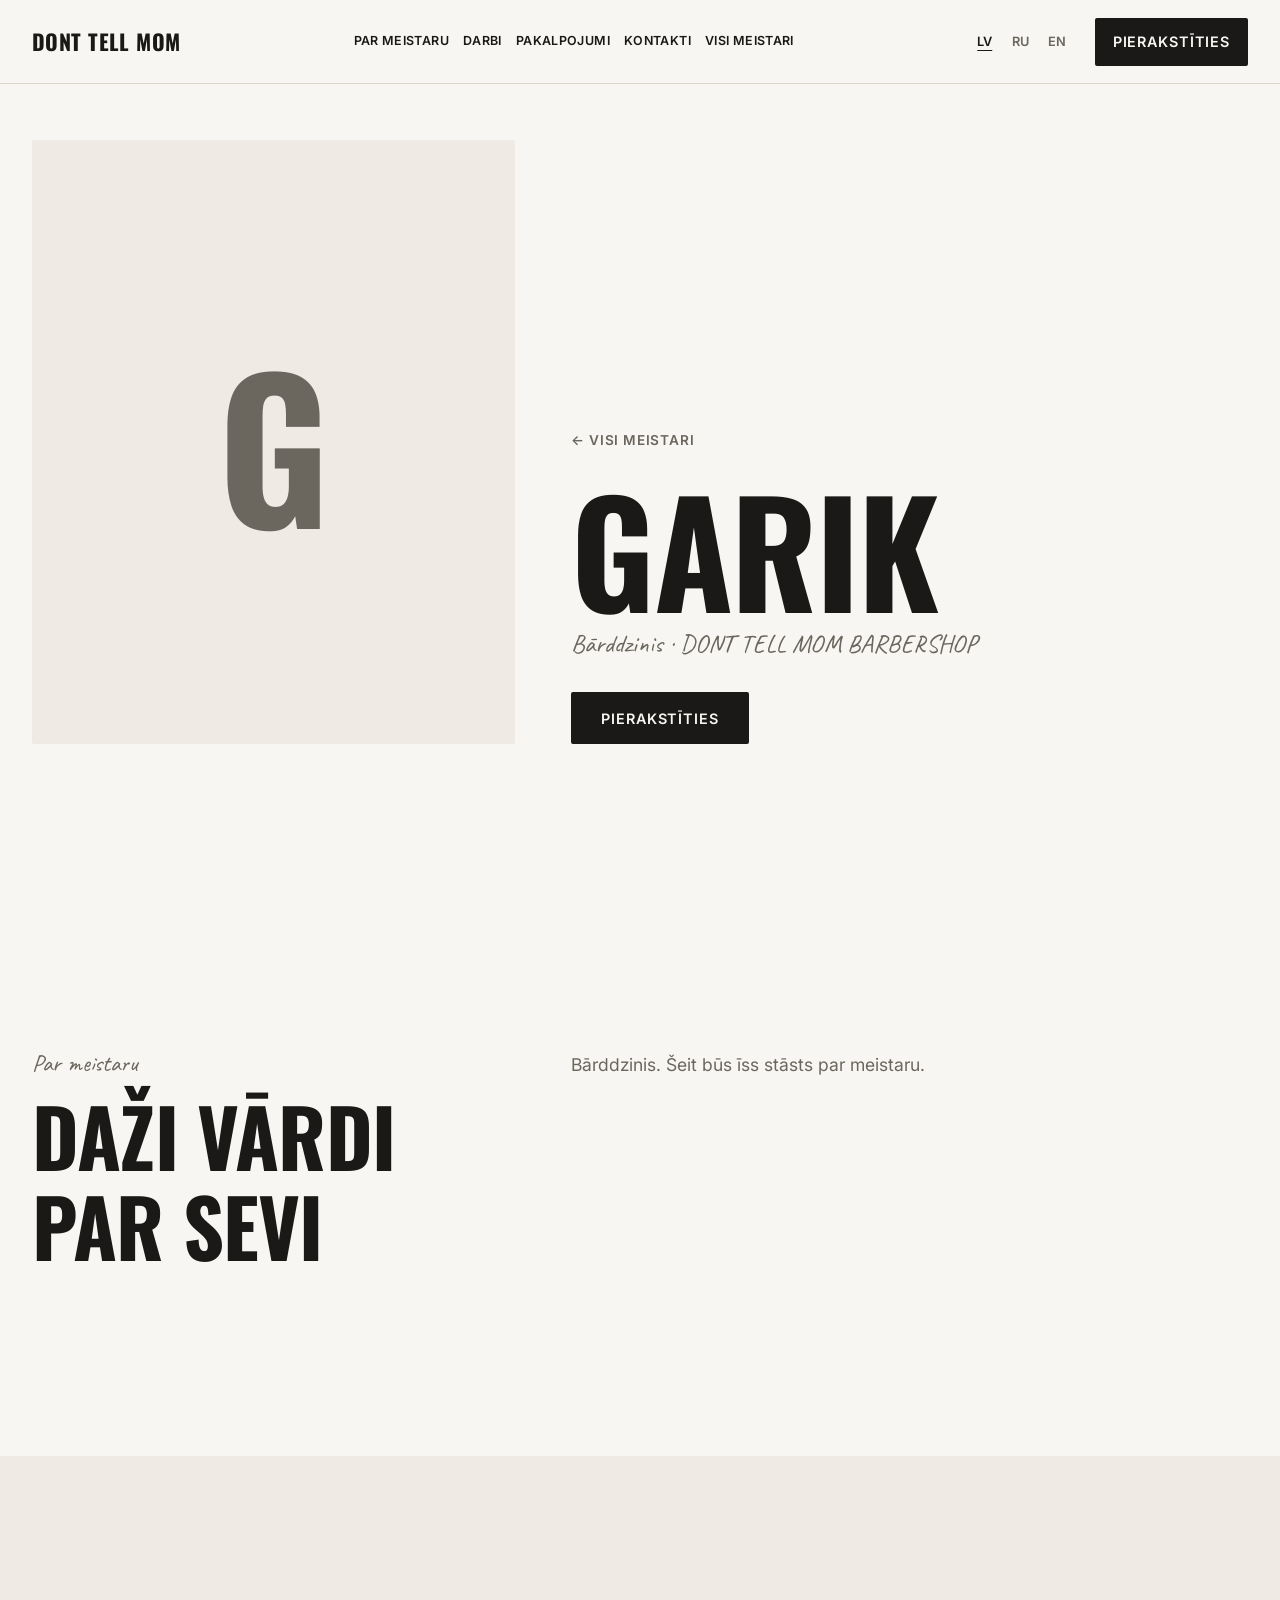
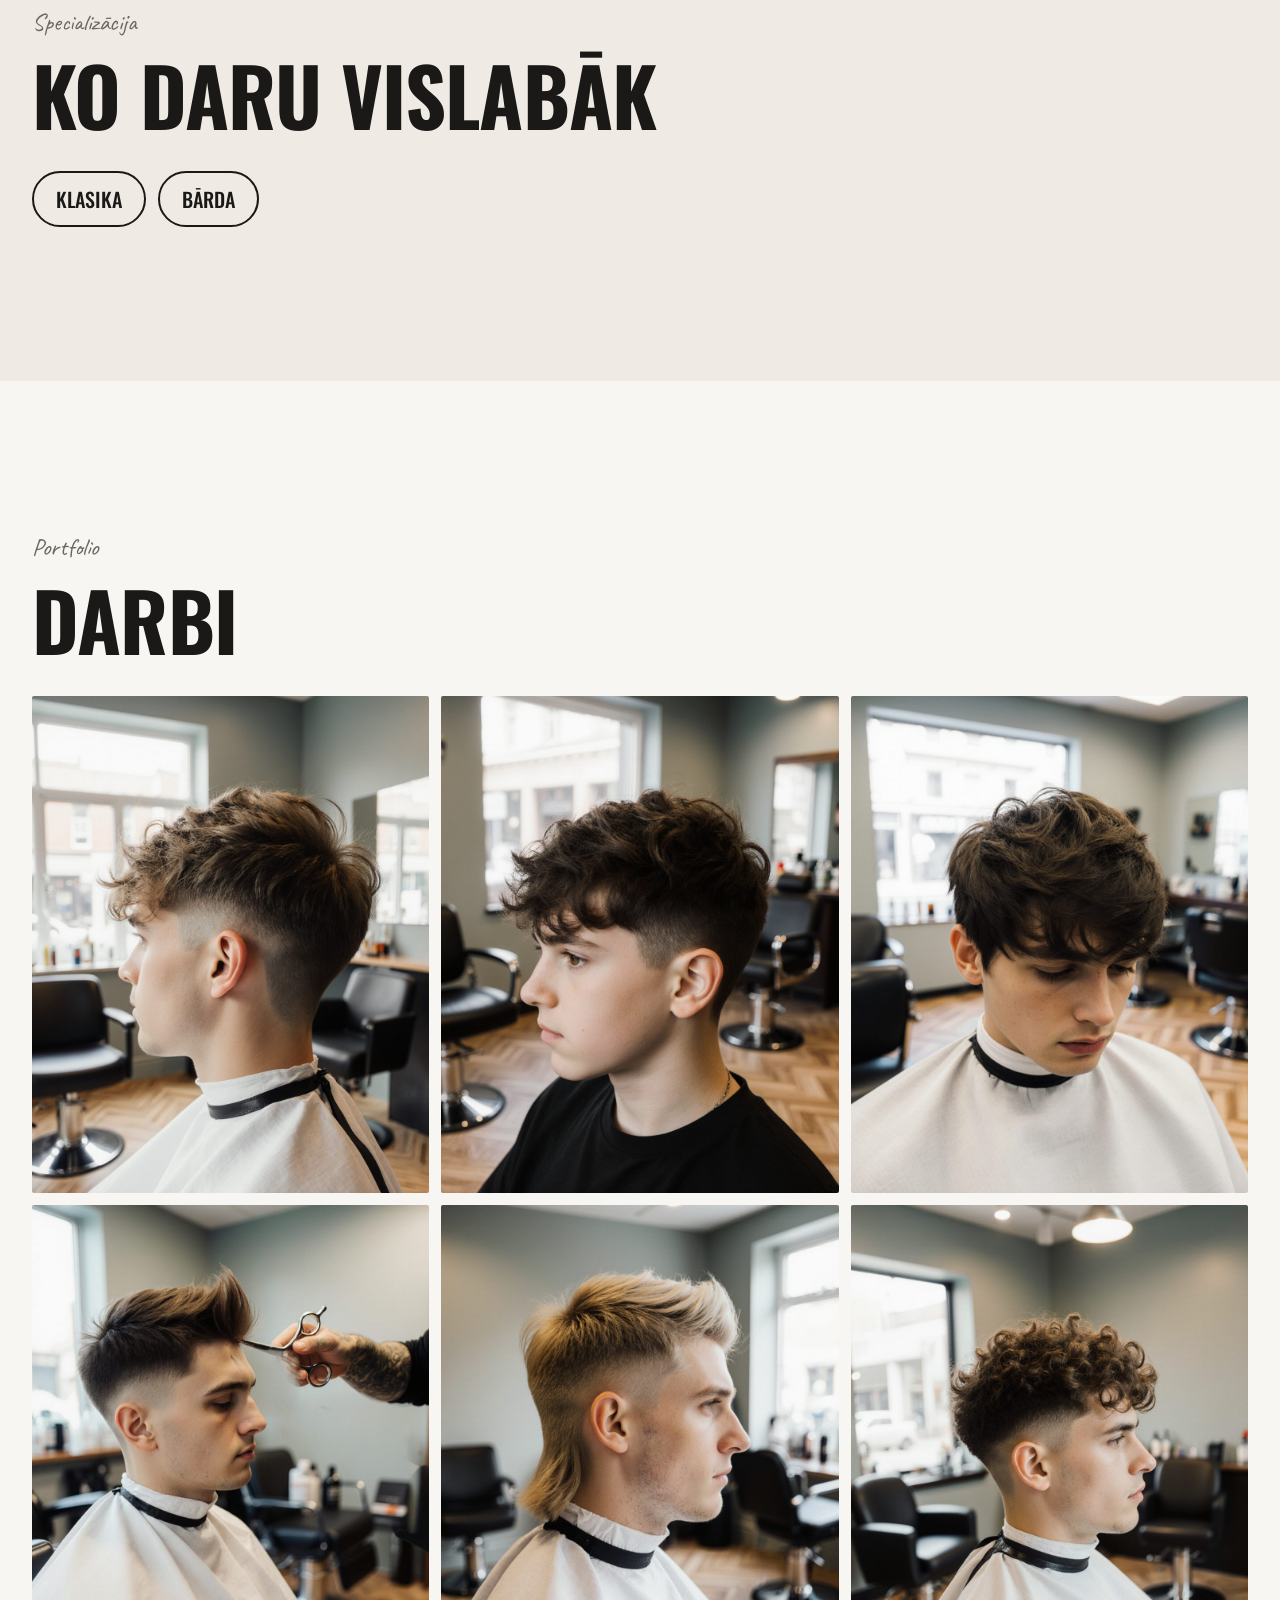
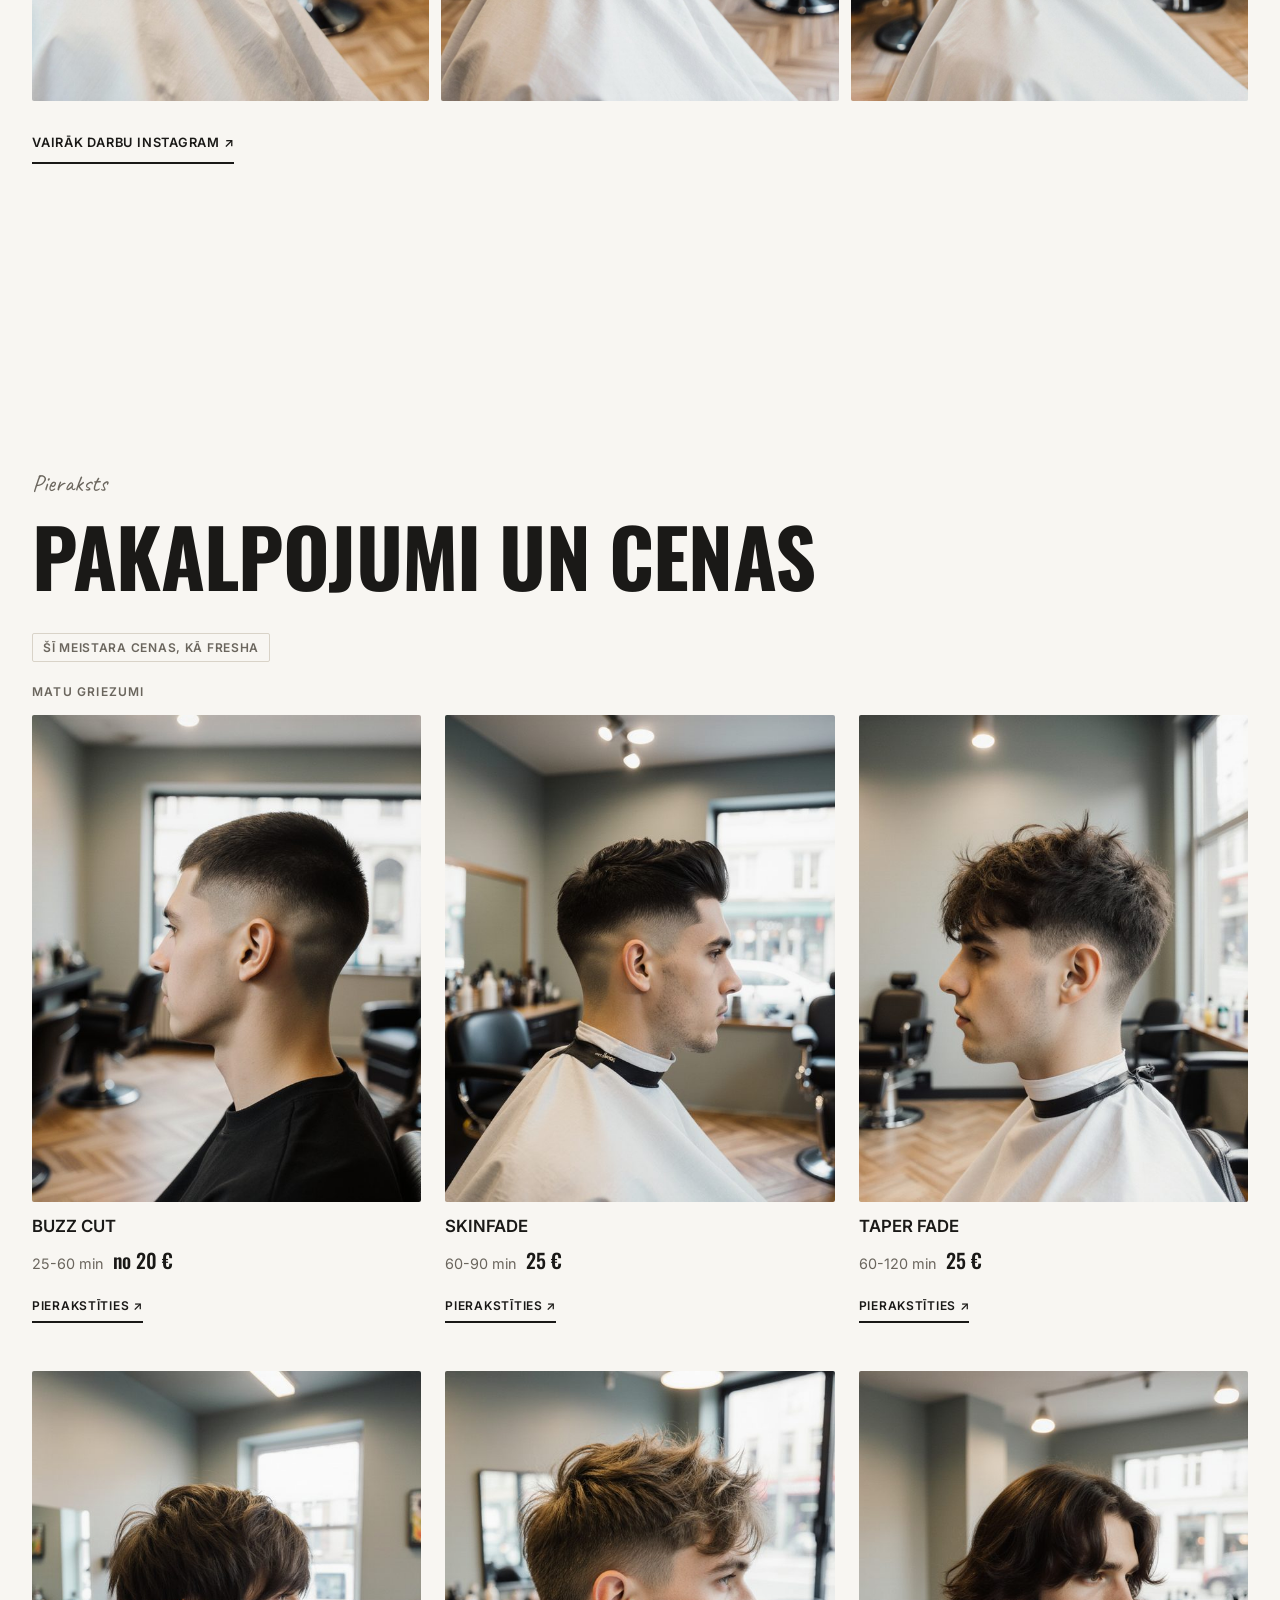
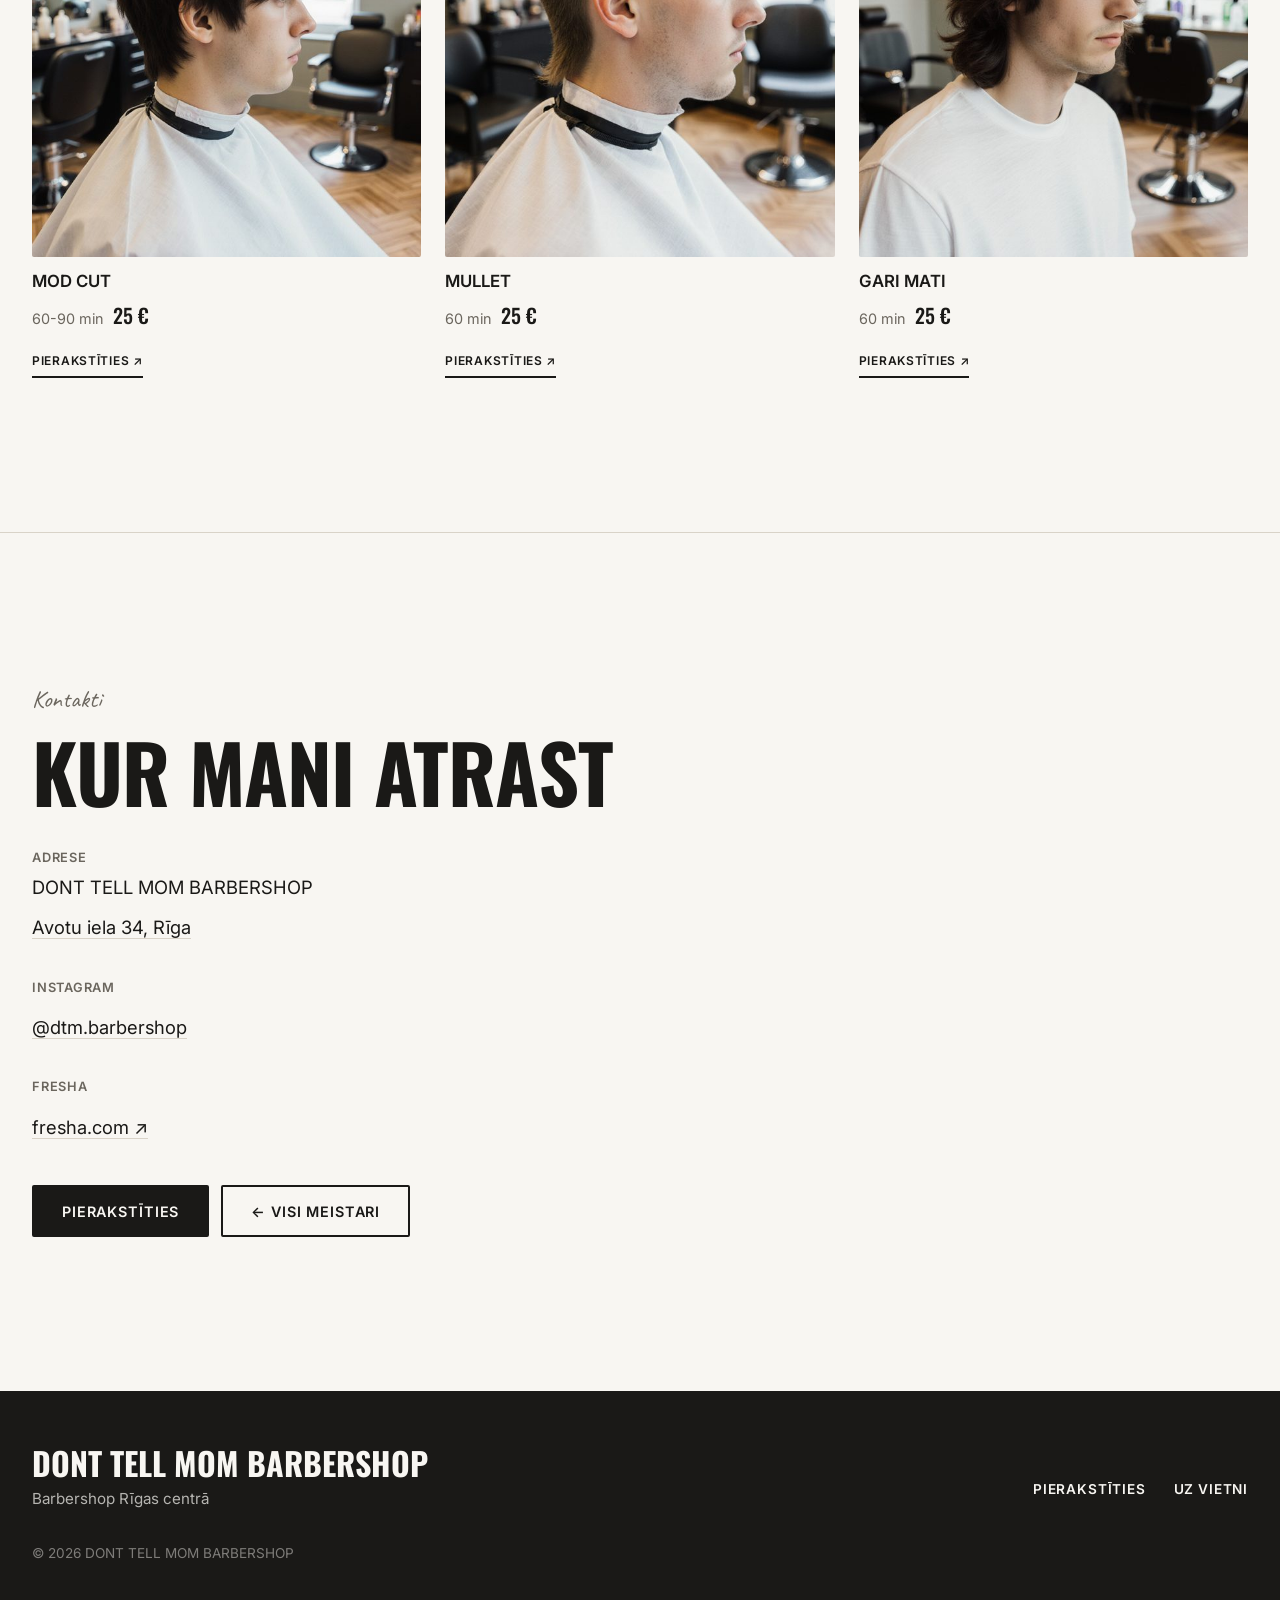
<file: v5/garik/index.html>
<!DOCTYPE html>
<!-- Страница мастера Garik. СОЗДАНА АВТОМАТИЧЕСКИ: node tools/generate.js
     Не правьте этот файл руками — правьте data/site.js и запустите скрипт заново -->
<html lang="lv">
<head>
  <meta charset="UTF-8">
  <meta name="viewport" content="width=device-width, initial-scale=1">
  <meta name="robots" content="noindex">
  <title>Garik , Dont Tell Mom Barbershop</title>
  <meta name="description" content="Garik, DONT TELL MOM BARBERSHOP, Rīga.">

  <link rel="preconnect" href="https://fonts.googleapis.com">
  <link rel="preconnect" href="https://fonts.gstatic.com" crossorigin>
  <link rel="stylesheet" href="https://fonts.googleapis.com/css2?family=Caveat:wght@600&family=Inter:wght@400;500;600&family=Oswald:wght@500;700&display=swap">

  <link rel="stylesheet" href="../style.css?v=34">
  <link rel="stylesheet" href="../master.css?v=24">
  <link rel="stylesheet" href="../booking.css?v=25">

  <!-- Данные → общий скрипт сайта → страница мастера → виджет записи -->
  <script src="../data/site.js?v=26" defer></script>
  <script src="../script.js?v=40" defer></script>
  <script src="../master.js?v=26" defer></script>
  <script src="../booking.js?v=27" defer></script>
</head>
<!-- data-root: путь к корню сайта (для картинок и ссылок), data-master: чья страница -->
<body class="bp" data-root="../" data-master="garik">


  <header class="header">
    <div class="header__inner container">
      <a href="../index.html" class="logo" data-config="shortName">DONT TELL MOM</a>

      <nav class="nav" id="nav" aria-label="Menu">
        <a href="#about" data-i18n="master.nav.about"></a>
        <a href="#works" data-i18n="master.nav.works"></a>
        <a href="#services" data-i18n="master.nav.services"></a>
        <a href="#contacts" data-i18n="master.nav.contacts"></a>
        <a href="../index.html#team" data-i18n="master.nav.team"></a>
        <button type="button" class="btn btn--dark nav__book" data-book data-i18n="common.book"></button>
      </nav>

      <div class="lang" role="group" aria-label="Language">
        <button type="button" class="lang__btn" data-lang="lv">LV</button>
        <button type="button" class="lang__btn" data-lang="ru">RU</button>
        <button type="button" class="lang__btn" data-lang="en">EN</button>
      </div>

      <button type="button" class="btn btn--dark header__book" data-book data-i18n="common.book"></button>

      <button type="button" class="burger" id="burger" aria-controls="nav" aria-expanded="false" data-i18n-aria="nav.open">
        <span></span><span></span>
      </button>
    </div>
  </header>

  <main id="top">

    <!-- 1. Первый экран: фото (или инициалы), имя, запись -->
    <section class="bp-hero">
      <div class="container bp-hero__grid">
        <div class="bp-hero__photo bp-initials" aria-hidden="true">G</div>
        <div class="bp-hero__text">
          <a class="bp-back" href="../index.html#team" data-i18n="master.back"></a>
          <h1 class="bp-hero__name">Garik</h1>
          <p class="bp-hero__role"><span data-master-field="role"></span> · <span data-config="name"></span></p>
          <button type="button" class="btn btn--dark" data-book data-i18n="common.book"></button>
        </div>
      </div>
    </section>

    <!-- 2. О мастере (пример) -->
    <section class="section" id="about">
      <div class="container bp-about">
        <div>
          <p class="label" data-i18n="master.about.label"></p>
          <h2 class="title" data-i18n="master.about.title"></h2>
        </div>
        <div class="bp-about__text">
          <p data-master-field="bio"></p>
        </div>
      </div>
    </section>

    <!-- 3. Специализации (пример) -->
    <section class="section bp-skills" id="skills">
      <div class="container">
        <p class="label" data-i18n="master.skills.label"></p>
        <h2 class="title" data-i18n="master.skills.title"></h2>
        <ul class="bp-tags" id="bp-tags"></ul>
      </div>
    </section>

    <!-- 4. Работы: 6 фото-примеров (gallery-*.jpg). Заменить на настоящие работы мастера -->
    <section class="section" id="works">
      <div class="container">
        <p class="label" data-i18n="master.works.label"></p>
        <h2 class="title" data-i18n="master.works.title"></h2>
        <div class="bp-works" id="bp-works"></div>
        <a class="bp-more" href="https://www.instagram.com/dtm.barbershop/" target="_blank" rel="noopener"><span data-i18n="master.works.more"></span> ↗︎</a>
      </div>
    </section>

    <!-- 5. Услуги и цены ЭТОГО мастера. «Записаться» открывает запись, где мастер уже выбран -->
    <section class="section bp-services" id="services">
      <div class="container">
        <p class="label" data-i18n="master.services.label"></p>
        <h2 class="title" data-i18n="master.services.title"></h2>
        <p class="bp-sample" data-i18n="master.services.note"></p>
        <div id="bp-services"></div>
      </div>
    </section>

    <!-- 6. Контакты -->
    <section class="section contacts" id="contacts">
      <div class="container">
        <p class="label" data-i18n="master.contacts.label"></p>
        <h2 class="title" data-i18n="master.contacts.title"></h2>
        <dl class="contacts__list" id="bp-contacts"></dl>
        <div class="contacts__actions">
          <button type="button" class="btn btn--dark" data-book data-i18n="common.book"></button>
          <a class="btn btn--outline" href="../index.html#team" data-i18n="master.back"></a>
        </div>
      </div>
    </section>

  </main>

  <footer class="footer">
    <div class="container footer__inner">
      <div>
        <p class="footer__logo" data-config="name"></p>
        <p data-i18n="footer.tagline"></p>
      </div>
      <div class="footer__links">
        <button type="button" class="footer__btn" data-book data-i18n="common.book"></button>
        <a href="../index.html" data-i18n="master.nav.site"></a>
      </div>
      <p class="footer__copy">© <span id="year"></span> <span data-config="name"></span></p>
    </div>
  </footer>

  <!-- Панель записи внизу экрана (телефон): выезжает, когда кнопка первого экрана ушла из виду -->
  <div class="bp-bar" id="bp-bar">
    <p class="bp-bar__info">
      <strong>Garik</strong>
      <span data-config="name"></span>
    </p>
    <button type="button" class="btn btn--dark bp-bar__book" data-book data-i18n="common.book"></button>
  </div>

</body>
</html>
</file>
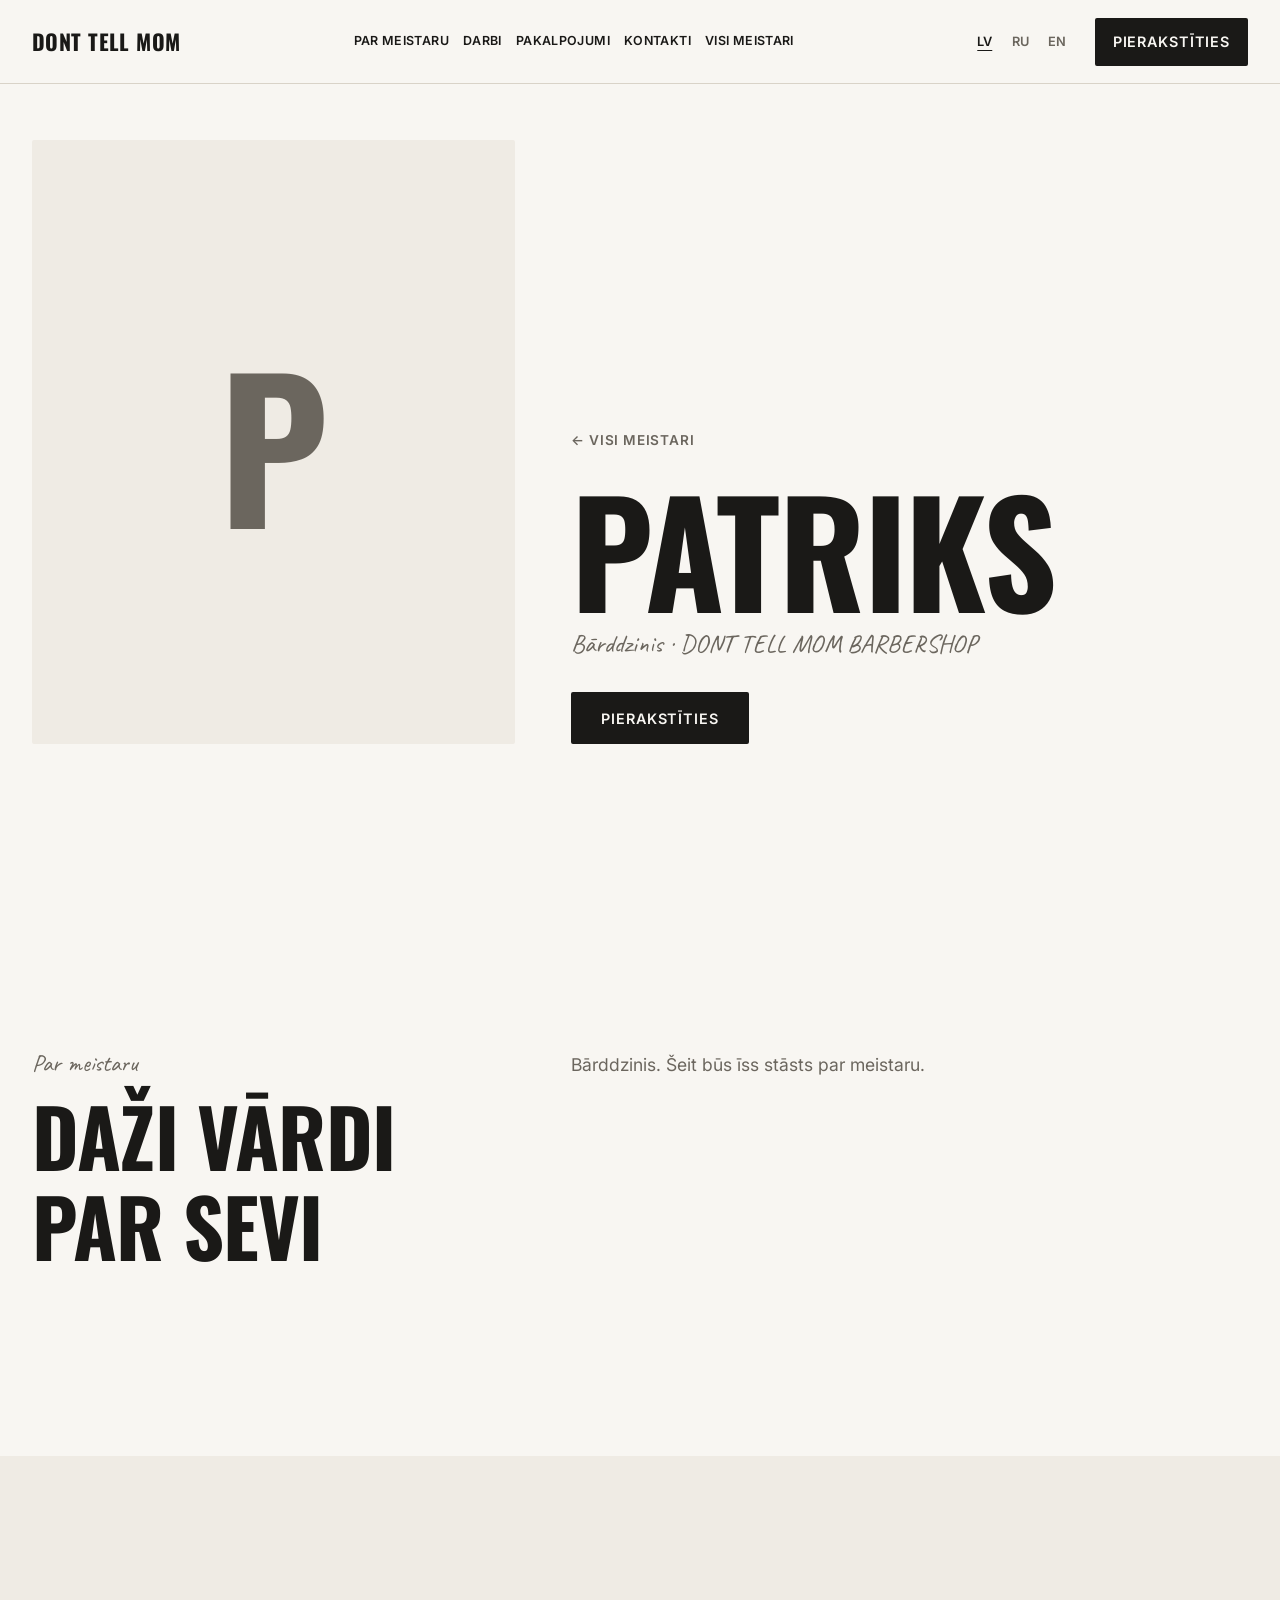
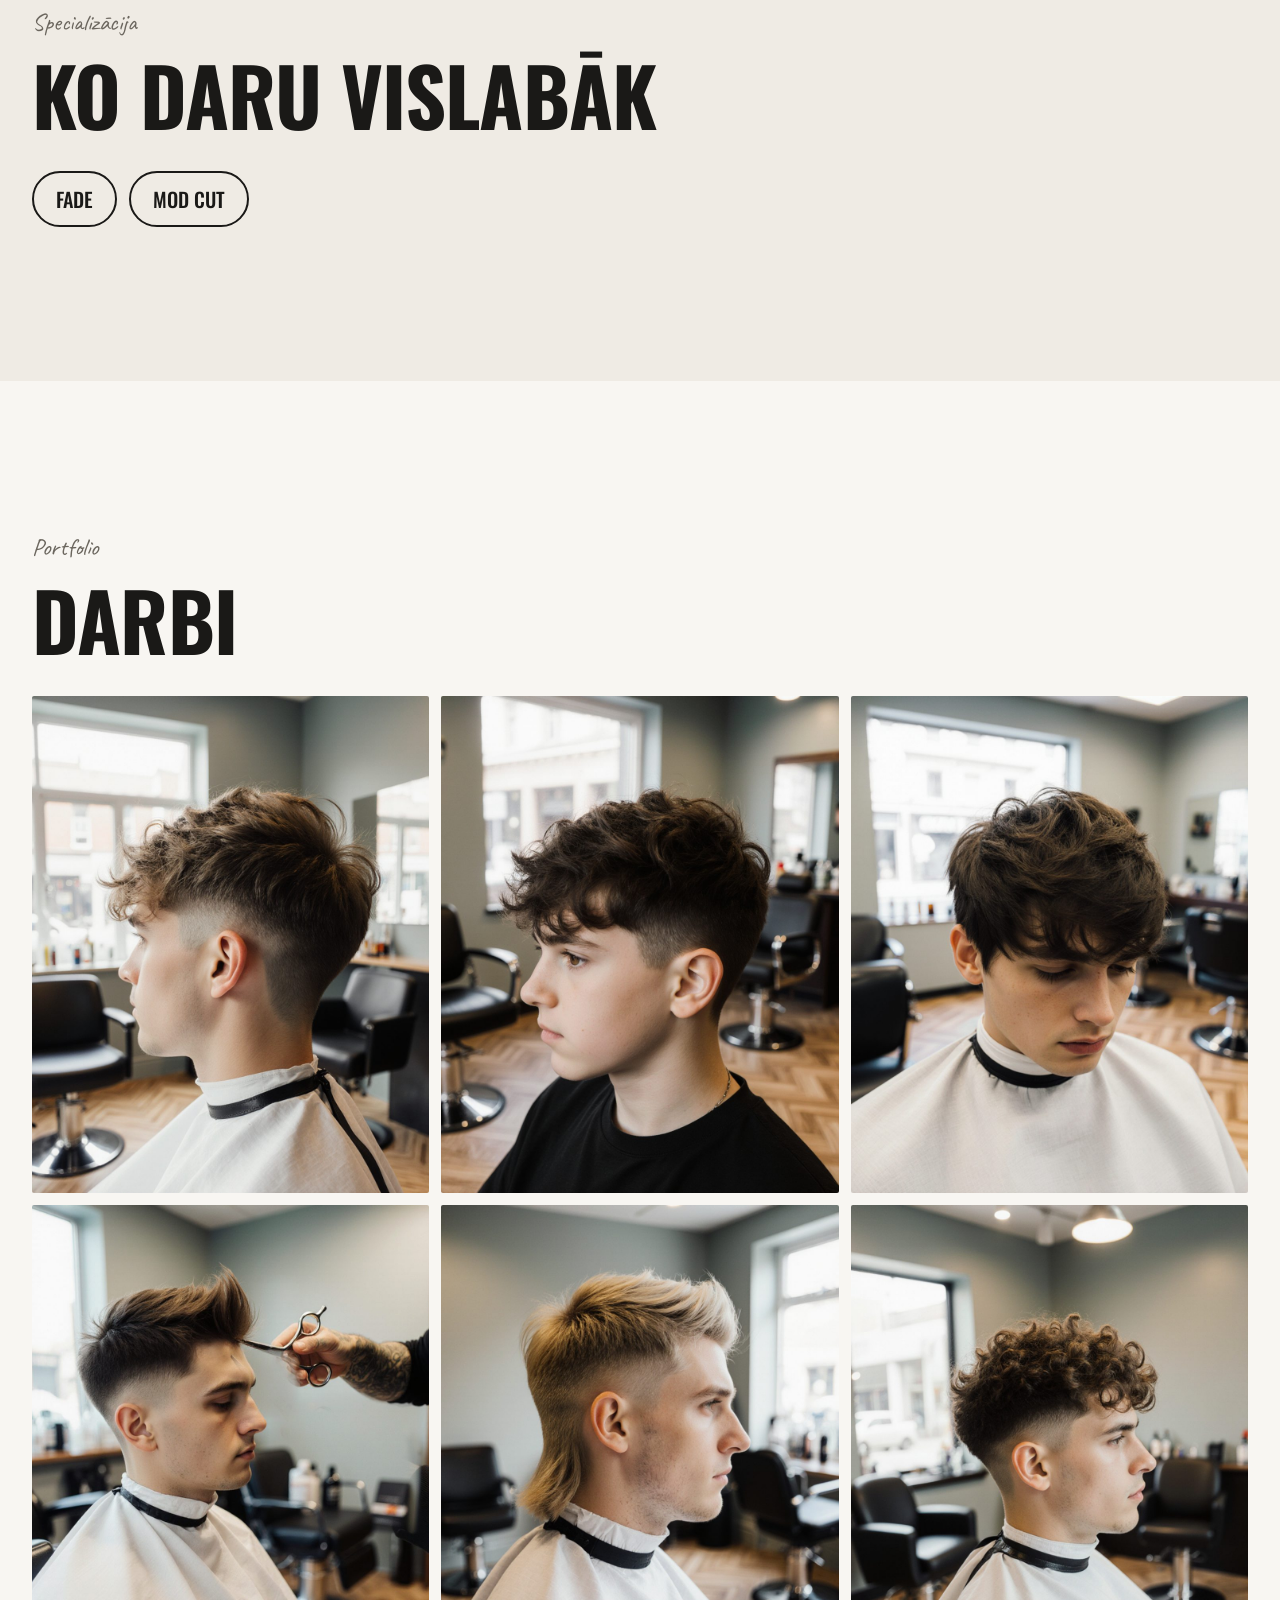
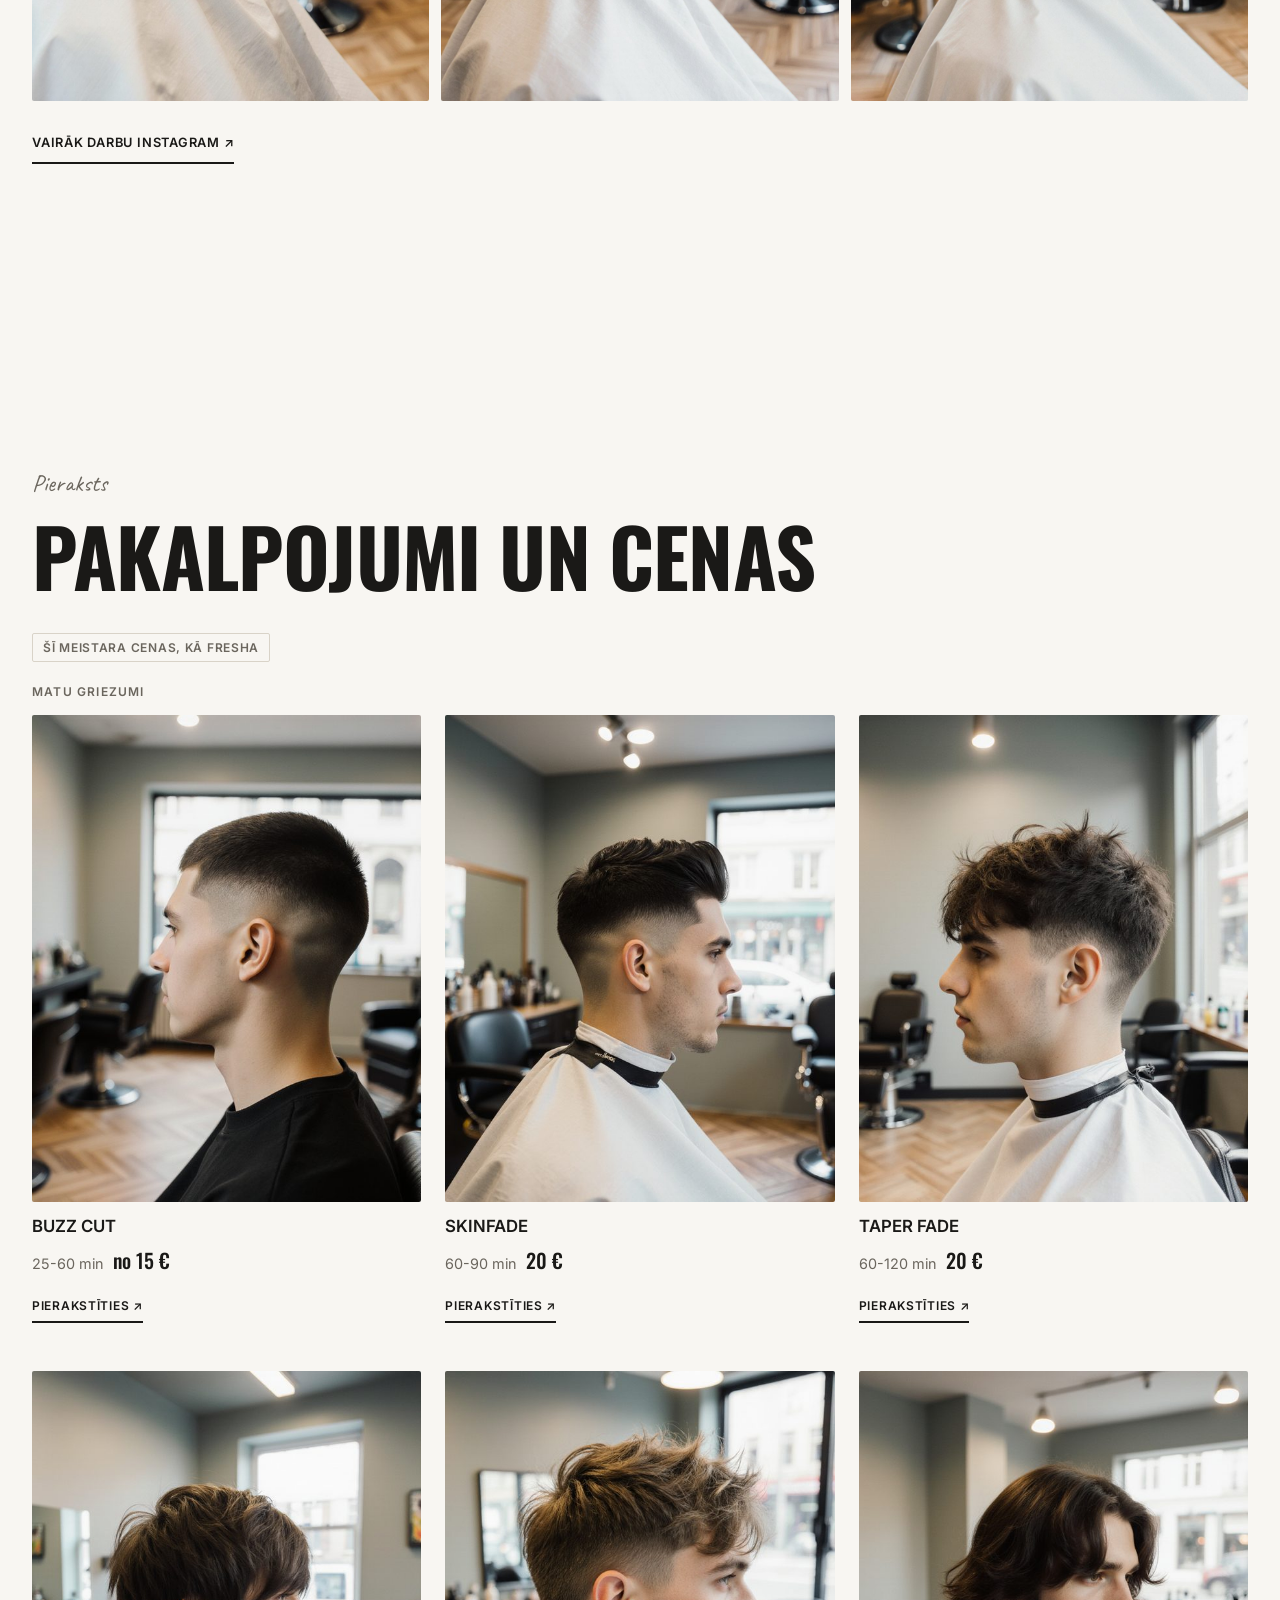
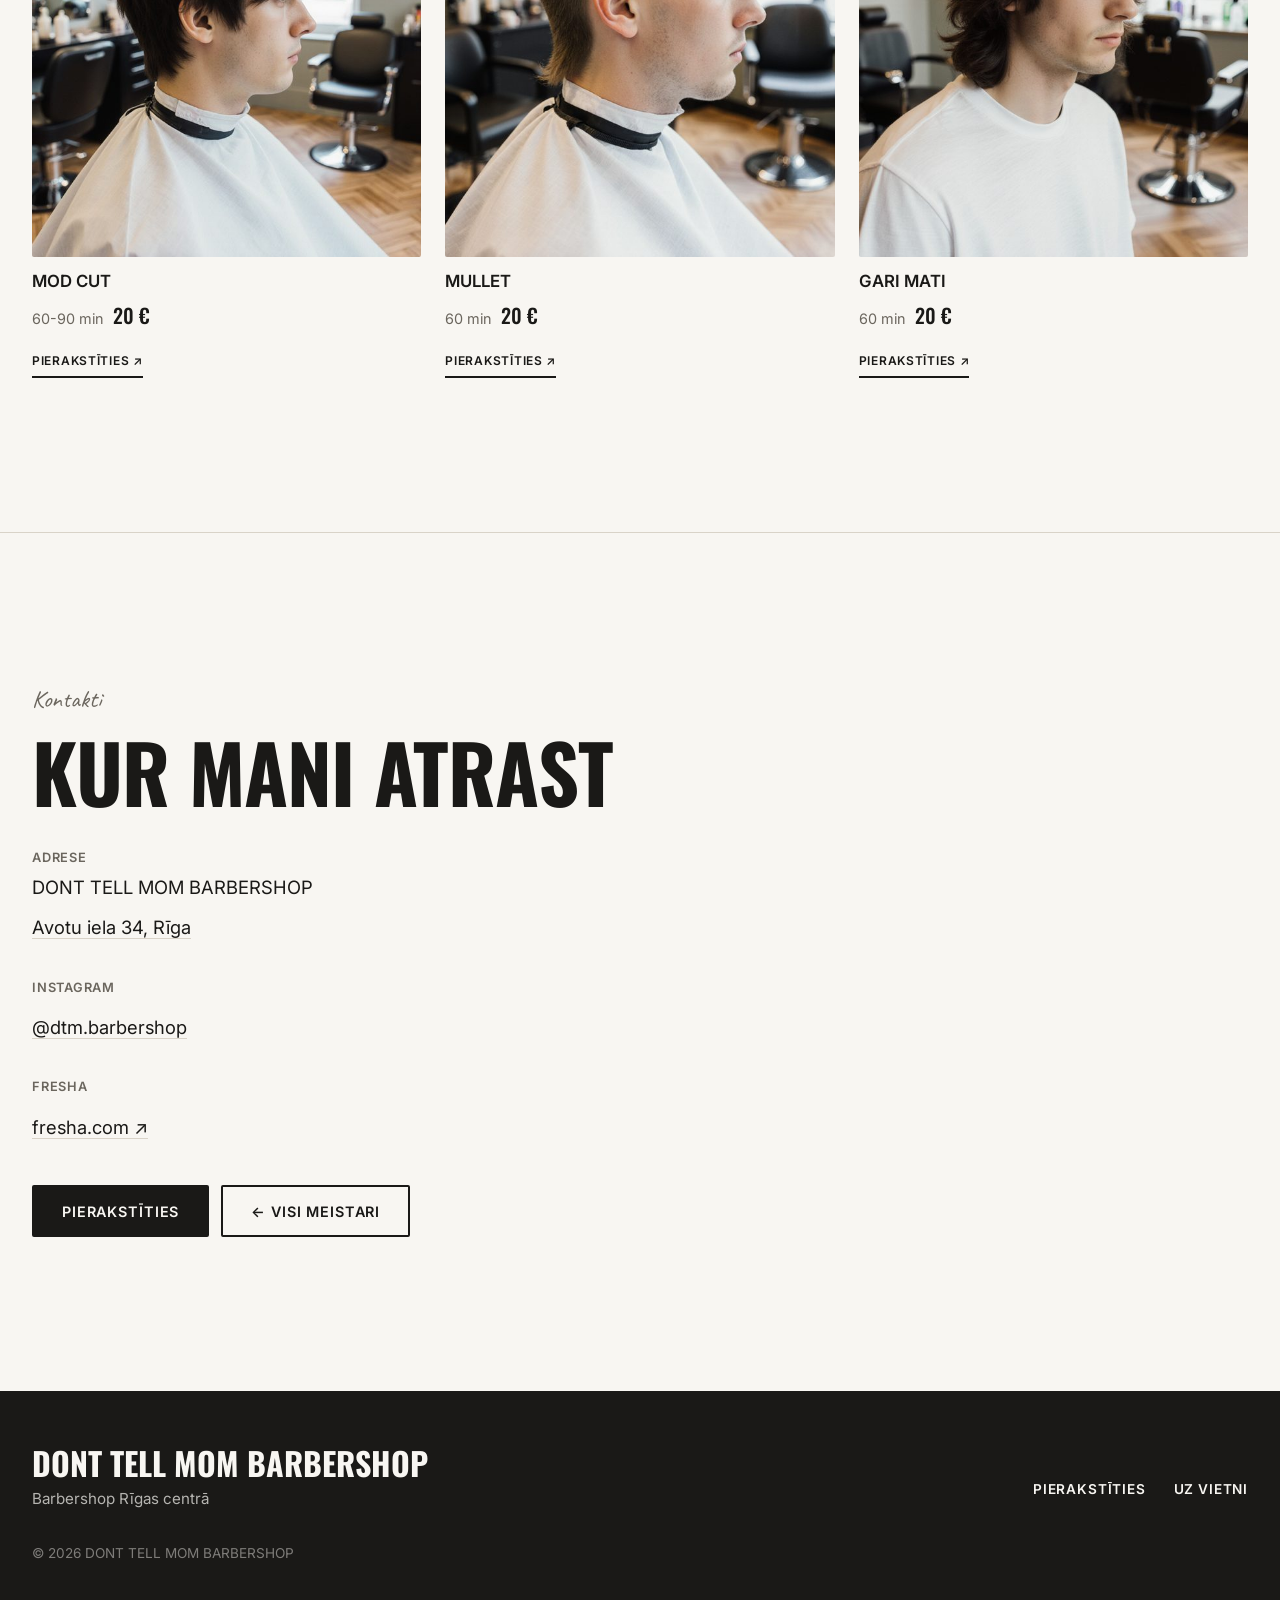
<file: v5/patriks-2/index.html>
<!DOCTYPE html>
<!-- Страница мастера Patriks. СОЗДАНА АВТОМАТИЧЕСКИ: node tools/generate.js
     Не правьте этот файл руками — правьте data/site.js и запустите скрипт заново -->
<html lang="lv">
<head>
  <meta charset="UTF-8">
  <meta name="viewport" content="width=device-width, initial-scale=1">
  <meta name="robots" content="noindex">
  <title>Patriks , Dont Tell Mom Barbershop</title>
  <meta name="description" content="Patriks, DONT TELL MOM BARBERSHOP, Rīga.">

  <link rel="preconnect" href="https://fonts.googleapis.com">
  <link rel="preconnect" href="https://fonts.gstatic.com" crossorigin>
  <link rel="stylesheet" href="https://fonts.googleapis.com/css2?family=Caveat:wght@600&family=Inter:wght@400;500;600&family=Oswald:wght@500;700&display=swap">

  <link rel="stylesheet" href="../style.css?v=34">
  <link rel="stylesheet" href="../master.css?v=24">
  <link rel="stylesheet" href="../booking.css?v=25">

  <!-- Данные → общий скрипт сайта → страница мастера → виджет записи -->
  <script src="../data/site.js?v=26" defer></script>
  <script src="../script.js?v=40" defer></script>
  <script src="../master.js?v=26" defer></script>
  <script src="../booking.js?v=27" defer></script>
</head>
<!-- data-root: путь к корню сайта (для картинок и ссылок), data-master: чья страница -->
<body class="bp" data-root="../" data-master="patriks-2">


  <header class="header">
    <div class="header__inner container">
      <a href="../index.html" class="logo" data-config="shortName">DONT TELL MOM</a>

      <nav class="nav" id="nav" aria-label="Menu">
        <a href="#about" data-i18n="master.nav.about"></a>
        <a href="#works" data-i18n="master.nav.works"></a>
        <a href="#services" data-i18n="master.nav.services"></a>
        <a href="#contacts" data-i18n="master.nav.contacts"></a>
        <a href="../index.html#team" data-i18n="master.nav.team"></a>
        <button type="button" class="btn btn--dark nav__book" data-book data-i18n="common.book"></button>
      </nav>

      <div class="lang" role="group" aria-label="Language">
        <button type="button" class="lang__btn" data-lang="lv">LV</button>
        <button type="button" class="lang__btn" data-lang="ru">RU</button>
        <button type="button" class="lang__btn" data-lang="en">EN</button>
      </div>

      <button type="button" class="btn btn--dark header__book" data-book data-i18n="common.book"></button>

      <button type="button" class="burger" id="burger" aria-controls="nav" aria-expanded="false" data-i18n-aria="nav.open">
        <span></span><span></span>
      </button>
    </div>
  </header>

  <main id="top">

    <!-- 1. Первый экран: фото (или инициалы), имя, запись -->
    <section class="bp-hero">
      <div class="container bp-hero__grid">
        <div class="bp-hero__photo bp-initials" aria-hidden="true">P</div>
        <div class="bp-hero__text">
          <a class="bp-back" href="../index.html#team" data-i18n="master.back"></a>
          <h1 class="bp-hero__name">Patriks</h1>
          <p class="bp-hero__role"><span data-master-field="role"></span> · <span data-config="name"></span></p>
          <button type="button" class="btn btn--dark" data-book data-i18n="common.book"></button>
        </div>
      </div>
    </section>

    <!-- 2. О мастере (пример) -->
    <section class="section" id="about">
      <div class="container bp-about">
        <div>
          <p class="label" data-i18n="master.about.label"></p>
          <h2 class="title" data-i18n="master.about.title"></h2>
        </div>
        <div class="bp-about__text">
          <p data-master-field="bio"></p>
        </div>
      </div>
    </section>

    <!-- 3. Специализации (пример) -->
    <section class="section bp-skills" id="skills">
      <div class="container">
        <p class="label" data-i18n="master.skills.label"></p>
        <h2 class="title" data-i18n="master.skills.title"></h2>
        <ul class="bp-tags" id="bp-tags"></ul>
      </div>
    </section>

    <!-- 4. Работы: 6 фото-примеров (gallery-*.jpg). Заменить на настоящие работы мастера -->
    <section class="section" id="works">
      <div class="container">
        <p class="label" data-i18n="master.works.label"></p>
        <h2 class="title" data-i18n="master.works.title"></h2>
        <div class="bp-works" id="bp-works"></div>
        <a class="bp-more" href="https://www.instagram.com/dtm.barbershop/" target="_blank" rel="noopener"><span data-i18n="master.works.more"></span> ↗︎</a>
      </div>
    </section>

    <!-- 5. Услуги и цены ЭТОГО мастера. «Записаться» открывает запись, где мастер уже выбран -->
    <section class="section bp-services" id="services">
      <div class="container">
        <p class="label" data-i18n="master.services.label"></p>
        <h2 class="title" data-i18n="master.services.title"></h2>
        <p class="bp-sample" data-i18n="master.services.note"></p>
        <div id="bp-services"></div>
      </div>
    </section>

    <!-- 6. Контакты -->
    <section class="section contacts" id="contacts">
      <div class="container">
        <p class="label" data-i18n="master.contacts.label"></p>
        <h2 class="title" data-i18n="master.contacts.title"></h2>
        <dl class="contacts__list" id="bp-contacts"></dl>
        <div class="contacts__actions">
          <button type="button" class="btn btn--dark" data-book data-i18n="common.book"></button>
          <a class="btn btn--outline" href="../index.html#team" data-i18n="master.back"></a>
        </div>
      </div>
    </section>

  </main>

  <footer class="footer">
    <div class="container footer__inner">
      <div>
        <p class="footer__logo" data-config="name"></p>
        <p data-i18n="footer.tagline"></p>
      </div>
      <div class="footer__links">
        <button type="button" class="footer__btn" data-book data-i18n="common.book"></button>
        <a href="../index.html" data-i18n="master.nav.site"></a>
      </div>
      <p class="footer__copy">© <span id="year"></span> <span data-config="name"></span></p>
    </div>
  </footer>

  <!-- Панель записи внизу экрана (телефон): выезжает, когда кнопка первого экрана ушла из виду -->
  <div class="bp-bar" id="bp-bar">
    <p class="bp-bar__info">
      <strong>Patriks</strong>
      <span data-config="name"></span>
    </p>
    <button type="button" class="btn btn--dark bp-bar__book" data-book data-i18n="common.book"></button>
  </div>

</body>
</html>
</file>
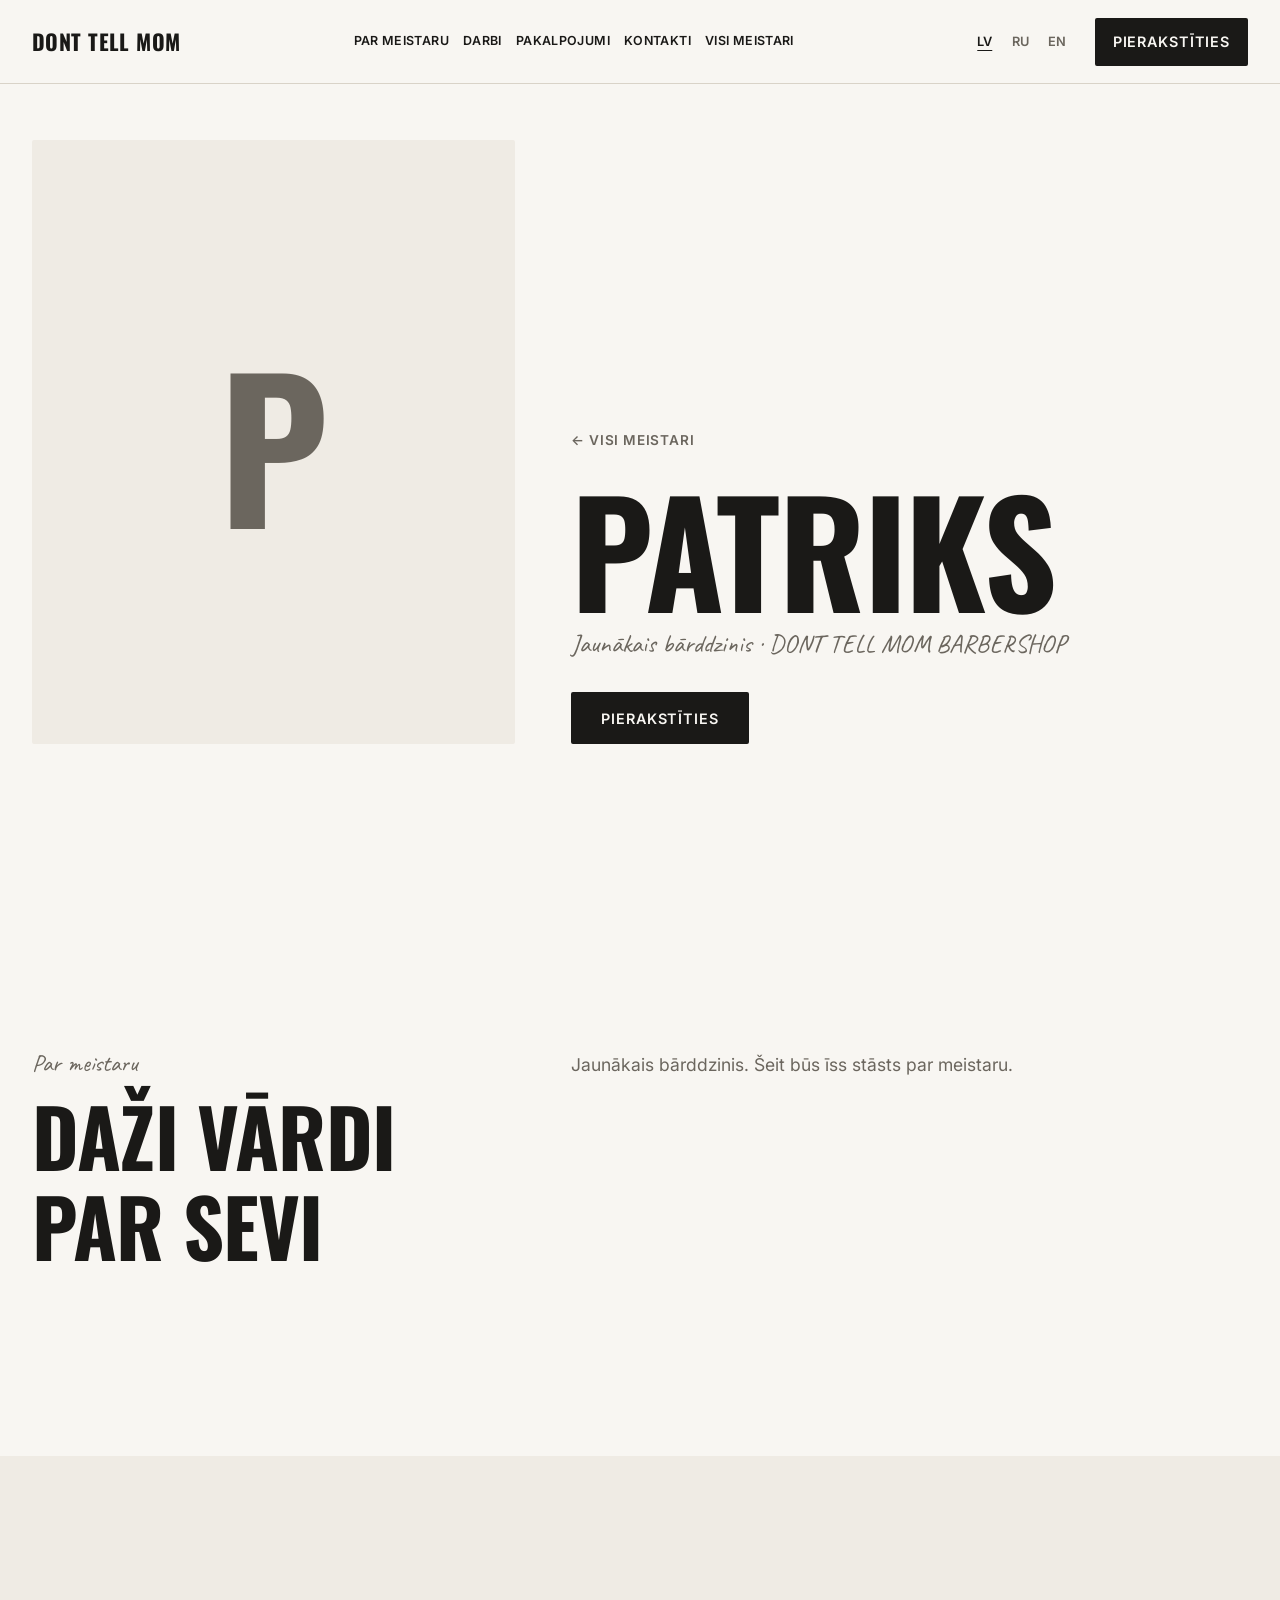
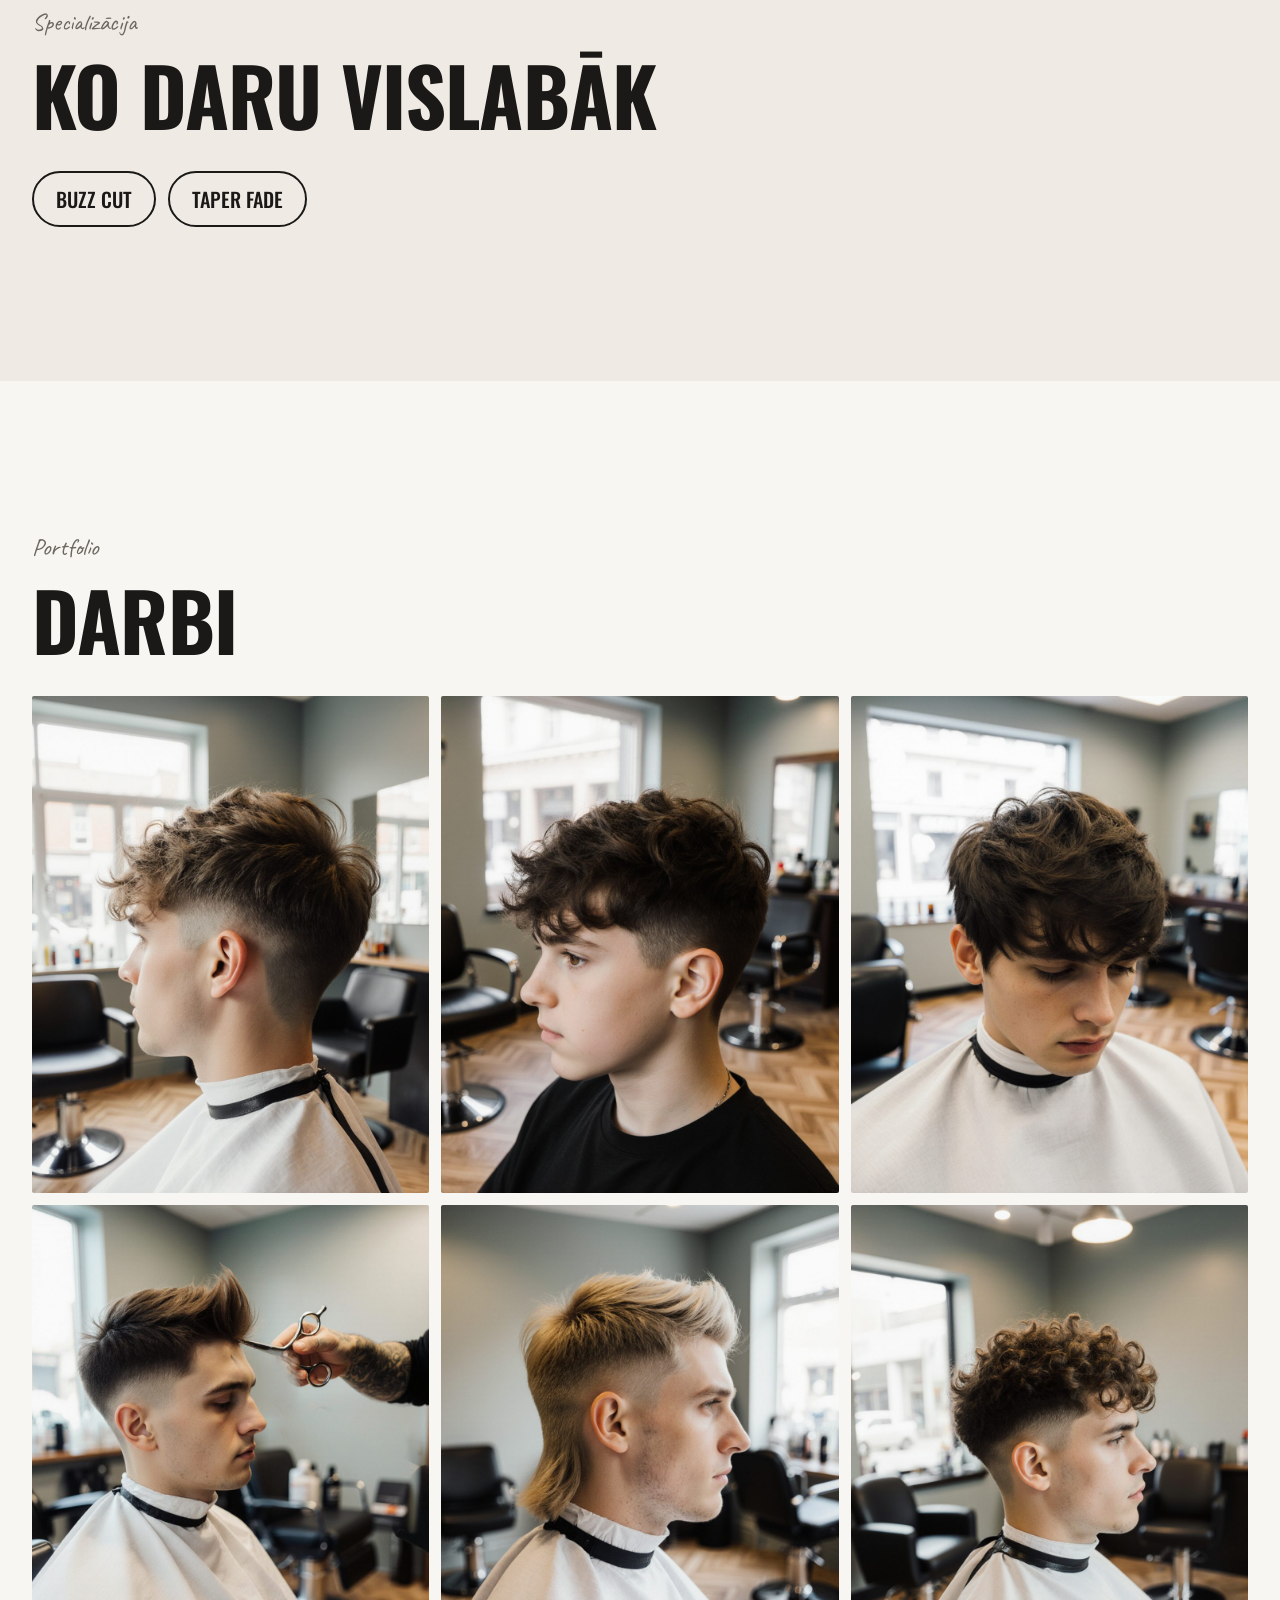
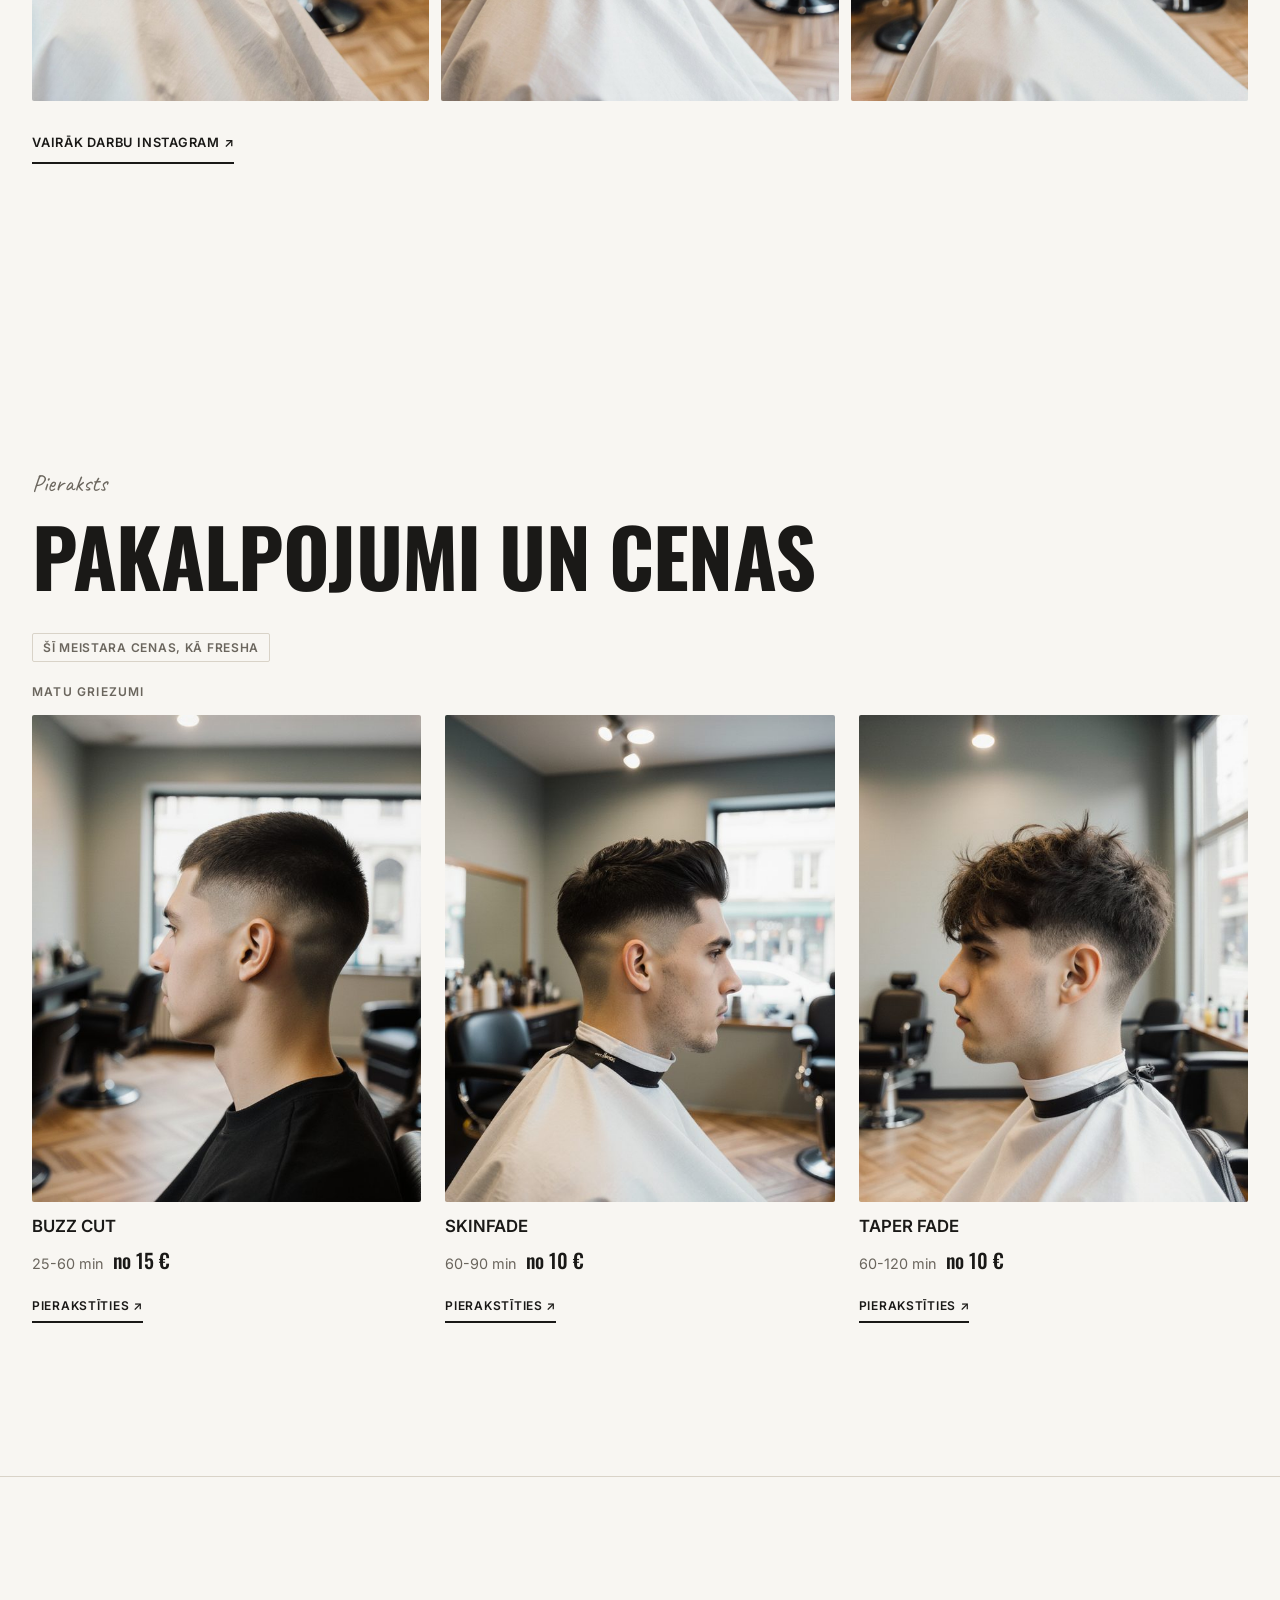
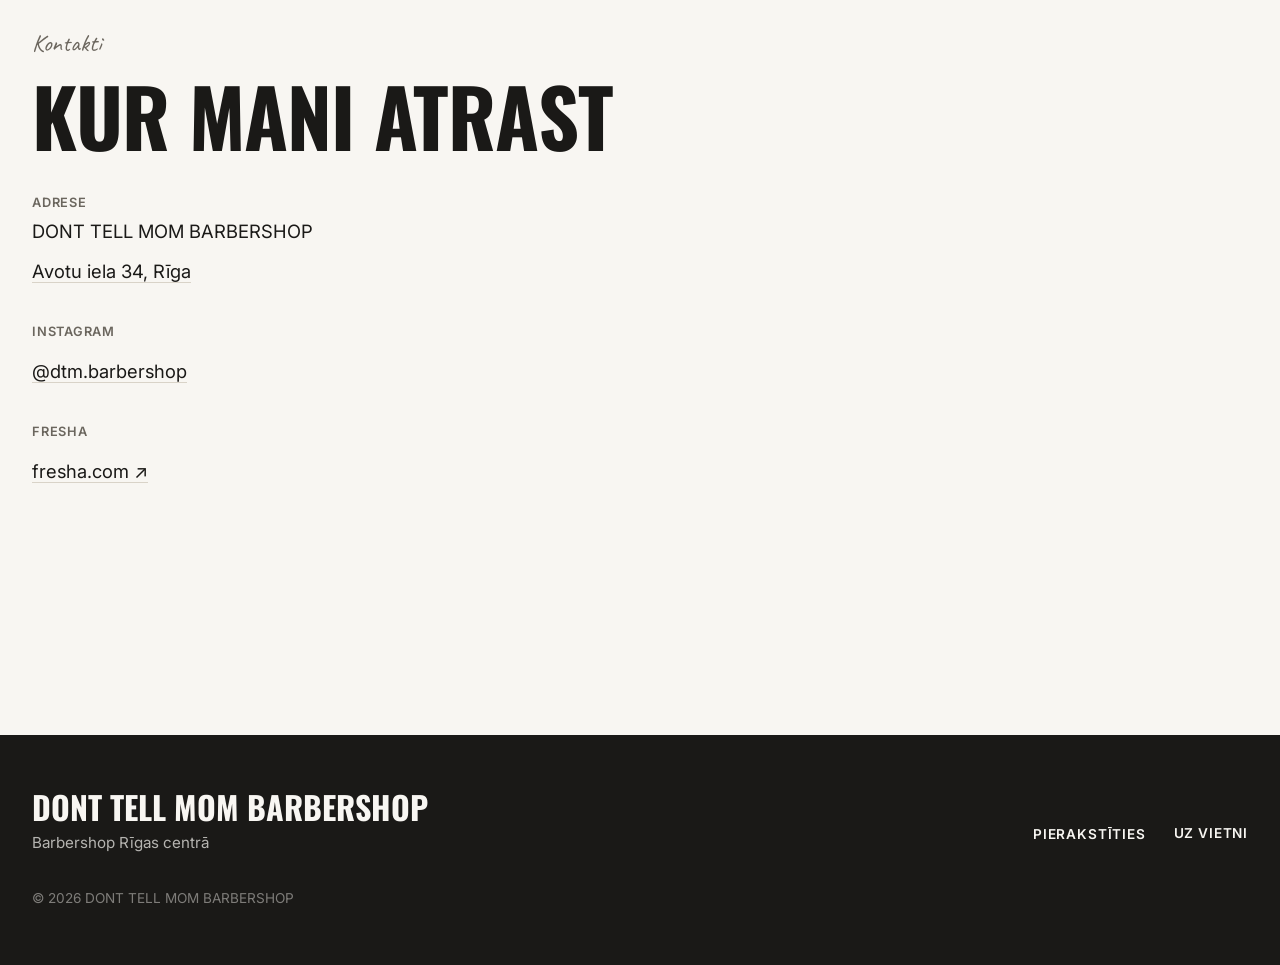
<file: v5/patriks/index.html>
<!DOCTYPE html>
<!-- Страница мастера Patriks. СОЗДАНА АВТОМАТИЧЕСКИ: node tools/generate.js
     Не правьте этот файл руками — правьте data/site.js и запустите скрипт заново -->
<html lang="lv">
<head>
  <meta charset="UTF-8">
  <meta name="viewport" content="width=device-width, initial-scale=1">
  <meta name="robots" content="noindex">
  <title>Patriks , Dont Tell Mom Barbershop</title>
  <meta name="description" content="Patriks, DONT TELL MOM BARBERSHOP, Rīga.">

  <link rel="preconnect" href="https://fonts.googleapis.com">
  <link rel="preconnect" href="https://fonts.gstatic.com" crossorigin>
  <link rel="stylesheet" href="https://fonts.googleapis.com/css2?family=Caveat:wght@600&family=Inter:wght@400;500;600&family=Oswald:wght@500;700&display=swap">

  <link rel="stylesheet" href="../style.css?v=34">
  <link rel="stylesheet" href="../master.css?v=24">
  <link rel="stylesheet" href="../booking.css?v=25">

  <!-- Данные → общий скрипт сайта → страница мастера → виджет записи -->
  <script src="../data/site.js?v=26" defer></script>
  <script src="../script.js?v=40" defer></script>
  <script src="../master.js?v=26" defer></script>
  <script src="../booking.js?v=27" defer></script>
</head>
<!-- data-root: путь к корню сайта (для картинок и ссылок), data-master: чья страница -->
<body class="bp" data-root="../" data-master="patriks">


  <header class="header">
    <div class="header__inner container">
      <a href="../index.html" class="logo" data-config="shortName">DONT TELL MOM</a>

      <nav class="nav" id="nav" aria-label="Menu">
        <a href="#about" data-i18n="master.nav.about"></a>
        <a href="#works" data-i18n="master.nav.works"></a>
        <a href="#services" data-i18n="master.nav.services"></a>
        <a href="#contacts" data-i18n="master.nav.contacts"></a>
        <a href="../index.html#team" data-i18n="master.nav.team"></a>
        <button type="button" class="btn btn--dark nav__book" data-book data-i18n="common.book"></button>
      </nav>

      <div class="lang" role="group" aria-label="Language">
        <button type="button" class="lang__btn" data-lang="lv">LV</button>
        <button type="button" class="lang__btn" data-lang="ru">RU</button>
        <button type="button" class="lang__btn" data-lang="en">EN</button>
      </div>

      <button type="button" class="btn btn--dark header__book" data-book data-i18n="common.book"></button>

      <button type="button" class="burger" id="burger" aria-controls="nav" aria-expanded="false" data-i18n-aria="nav.open">
        <span></span><span></span>
      </button>
    </div>
  </header>

  <main id="top">

    <!-- 1. Первый экран: фото (или инициалы), имя, запись -->
    <section class="bp-hero">
      <div class="container bp-hero__grid">
        <div class="bp-hero__photo bp-initials" aria-hidden="true">P</div>
        <div class="bp-hero__text">
          <a class="bp-back" href="../index.html#team" data-i18n="master.back"></a>
          <h1 class="bp-hero__name">Patriks</h1>
          <p class="bp-hero__role"><span data-master-field="role"></span> · <span data-config="name"></span></p>
          <button type="button" class="btn btn--dark" data-book data-i18n="common.book"></button>
        </div>
      </div>
    </section>

    <!-- 2. О мастере (пример) -->
    <section class="section" id="about">
      <div class="container bp-about">
        <div>
          <p class="label" data-i18n="master.about.label"></p>
          <h2 class="title" data-i18n="master.about.title"></h2>
        </div>
        <div class="bp-about__text">
          <p data-master-field="bio"></p>
        </div>
      </div>
    </section>

    <!-- 3. Специализации (пример) -->
    <section class="section bp-skills" id="skills">
      <div class="container">
        <p class="label" data-i18n="master.skills.label"></p>
        <h2 class="title" data-i18n="master.skills.title"></h2>
        <ul class="bp-tags" id="bp-tags"></ul>
      </div>
    </section>

    <!-- 4. Работы: 6 фото-примеров (gallery-*.jpg). Заменить на настоящие работы мастера -->
    <section class="section" id="works">
      <div class="container">
        <p class="label" data-i18n="master.works.label"></p>
        <h2 class="title" data-i18n="master.works.title"></h2>
        <div class="bp-works" id="bp-works"></div>
        <a class="bp-more" href="https://www.instagram.com/dtm.barbershop/" target="_blank" rel="noopener"><span data-i18n="master.works.more"></span> ↗︎</a>
      </div>
    </section>

    <!-- 5. Услуги и цены ЭТОГО мастера. «Записаться» открывает запись, где мастер уже выбран -->
    <section class="section bp-services" id="services">
      <div class="container">
        <p class="label" data-i18n="master.services.label"></p>
        <h2 class="title" data-i18n="master.services.title"></h2>
        <p class="bp-sample" data-i18n="master.services.note"></p>
        <div id="bp-services"></div>
      </div>
    </section>

    <!-- 6. Контакты -->
    <section class="section contacts" id="contacts">
      <div class="container">
        <p class="label" data-i18n="master.contacts.label"></p>
        <h2 class="title" data-i18n="master.contacts.title"></h2>
        <dl class="contacts__list" id="bp-contacts"></dl>
        <div class="contacts__actions">
          <button type="button" class="btn btn--dark" data-book data-i18n="common.book"></button>
          <a class="btn btn--outline" href="../index.html#team" data-i18n="master.back"></a>
        </div>
      </div>
    </section>

  </main>

  <footer class="footer">
    <div class="container footer__inner">
      <div>
        <p class="footer__logo" data-config="name"></p>
        <p data-i18n="footer.tagline"></p>
      </div>
      <div class="footer__links">
        <button type="button" class="footer__btn" data-book data-i18n="common.book"></button>
        <a href="../index.html" data-i18n="master.nav.site"></a>
      </div>
      <p class="footer__copy">© <span id="year"></span> <span data-config="name"></span></p>
    </div>
  </footer>

  <!-- Панель записи внизу экрана (телефон): выезжает, когда кнопка первого экрана ушла из виду -->
  <div class="bp-bar" id="bp-bar">
    <p class="bp-bar__info">
      <strong>Patriks</strong>
      <span data-config="name"></span>
    </p>
    <button type="button" class="btn btn--dark bp-bar__book" data-book data-i18n="common.book"></button>
  </div>

</body>
</html>
</file>
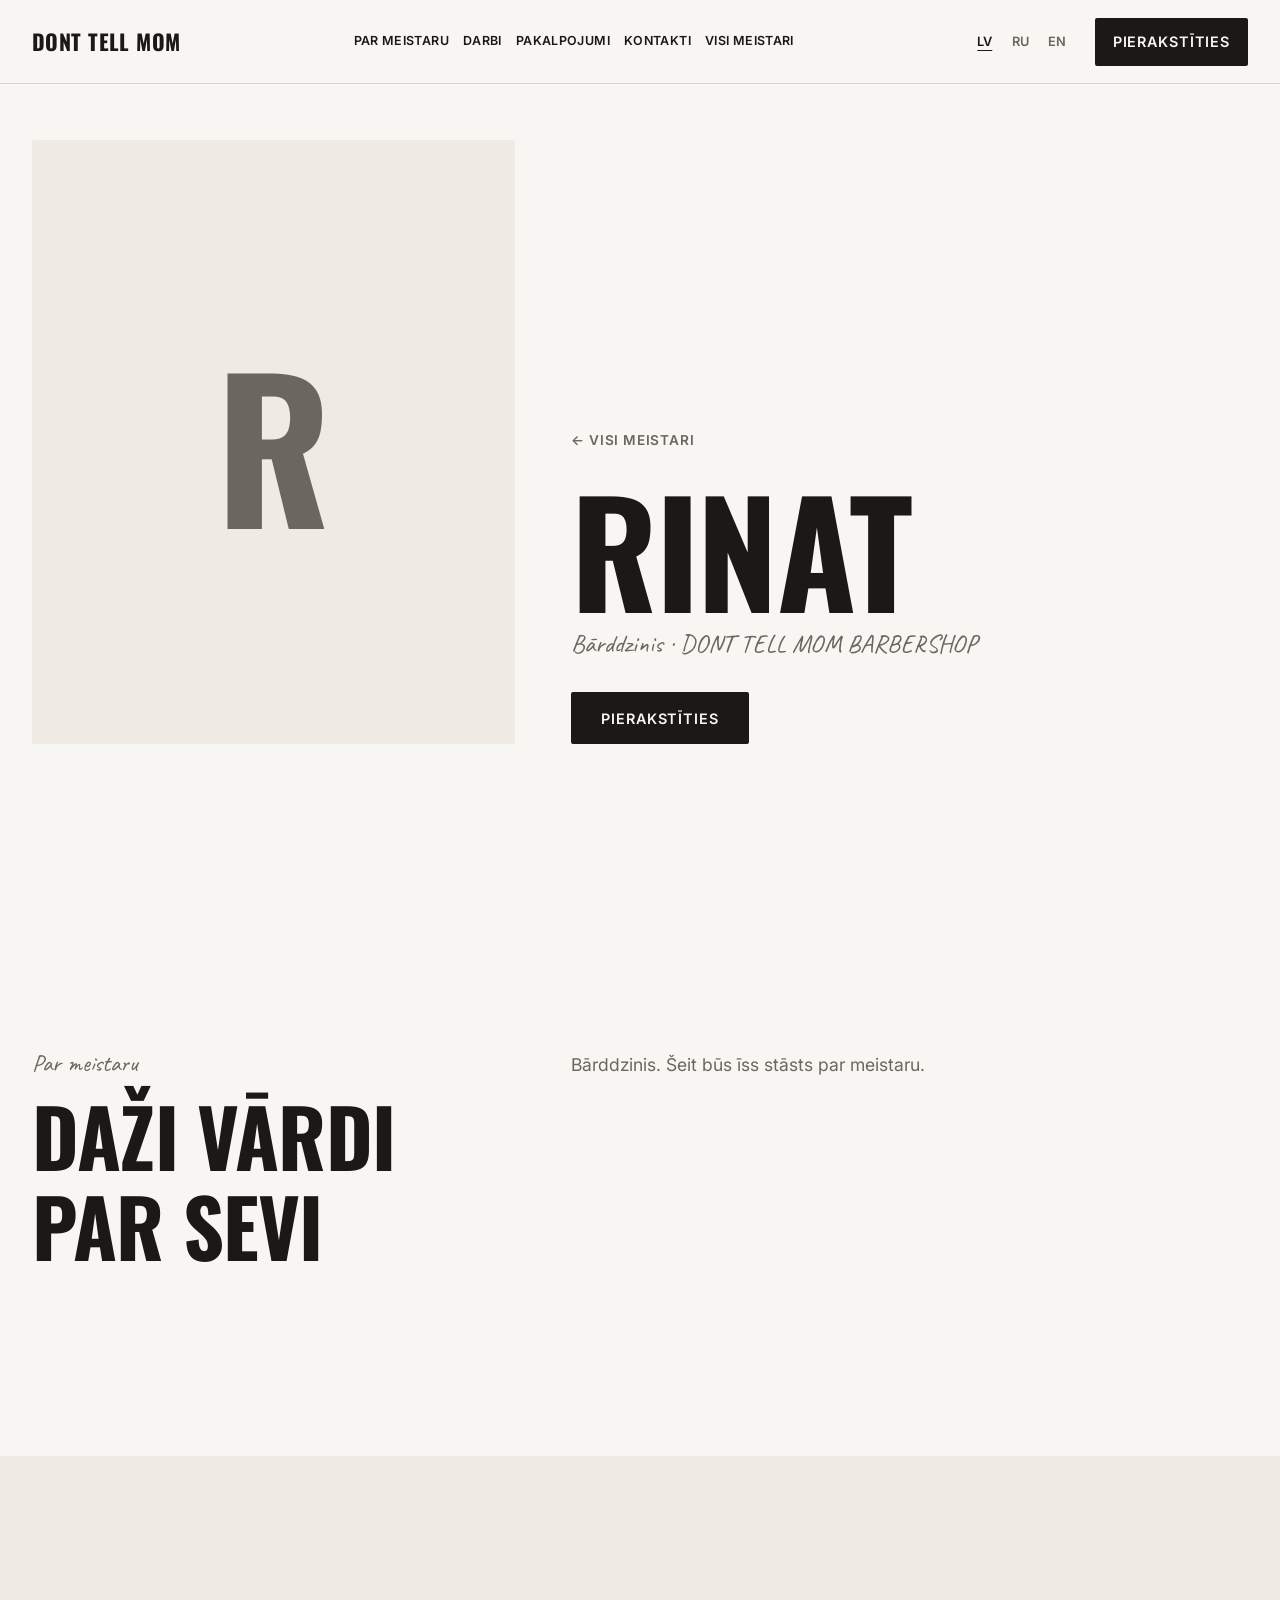
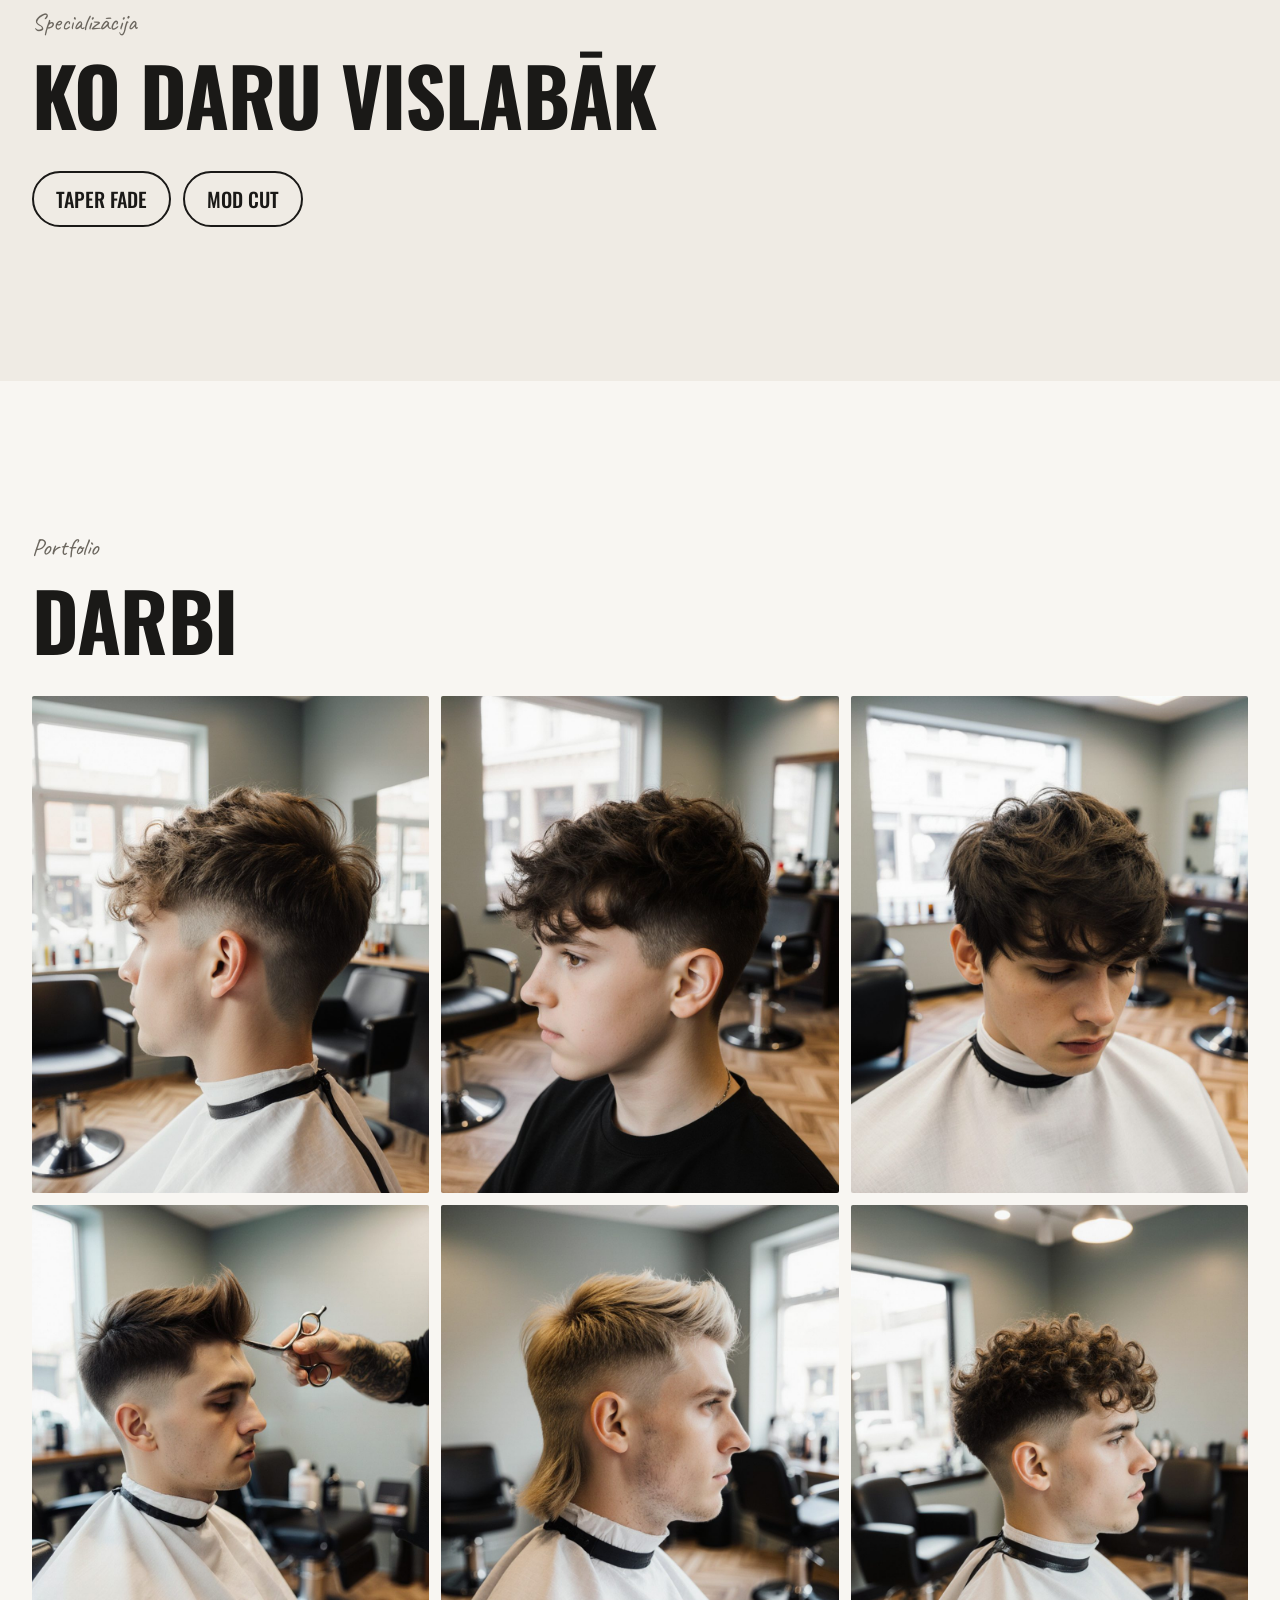
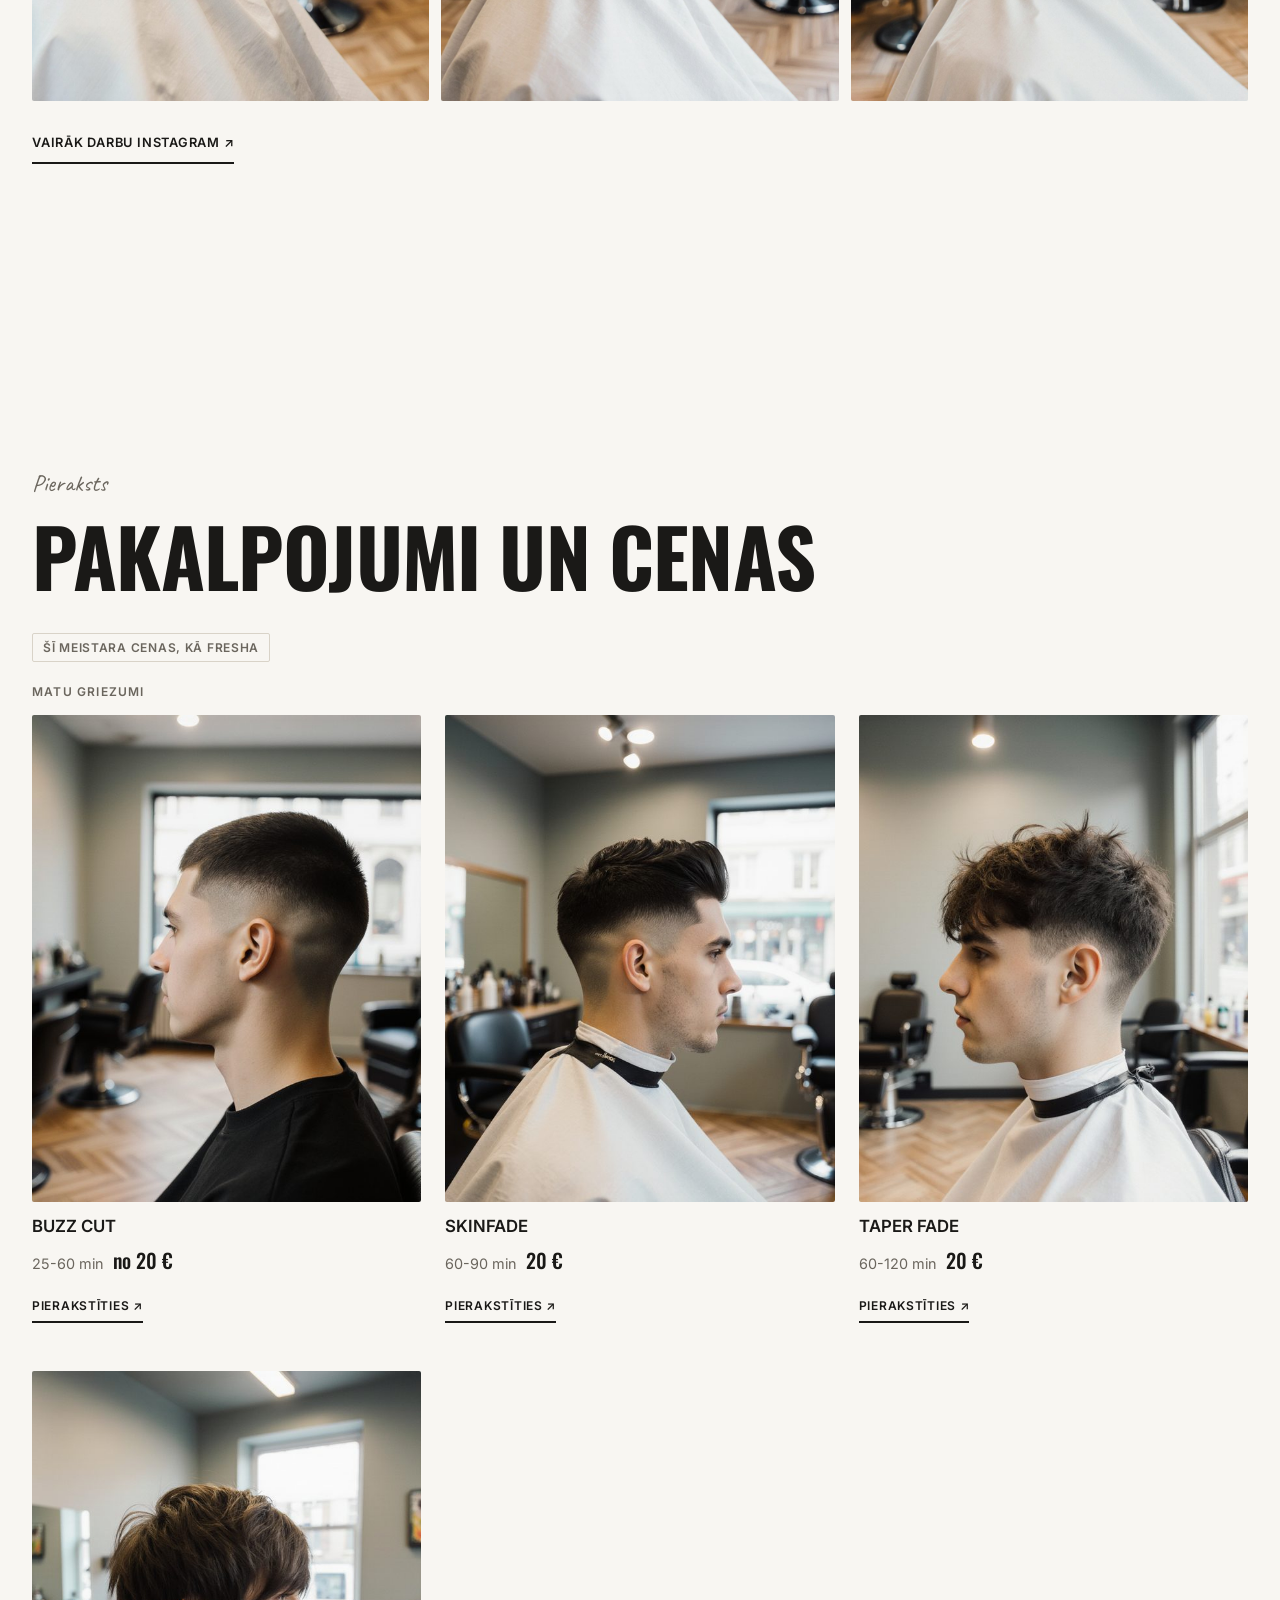
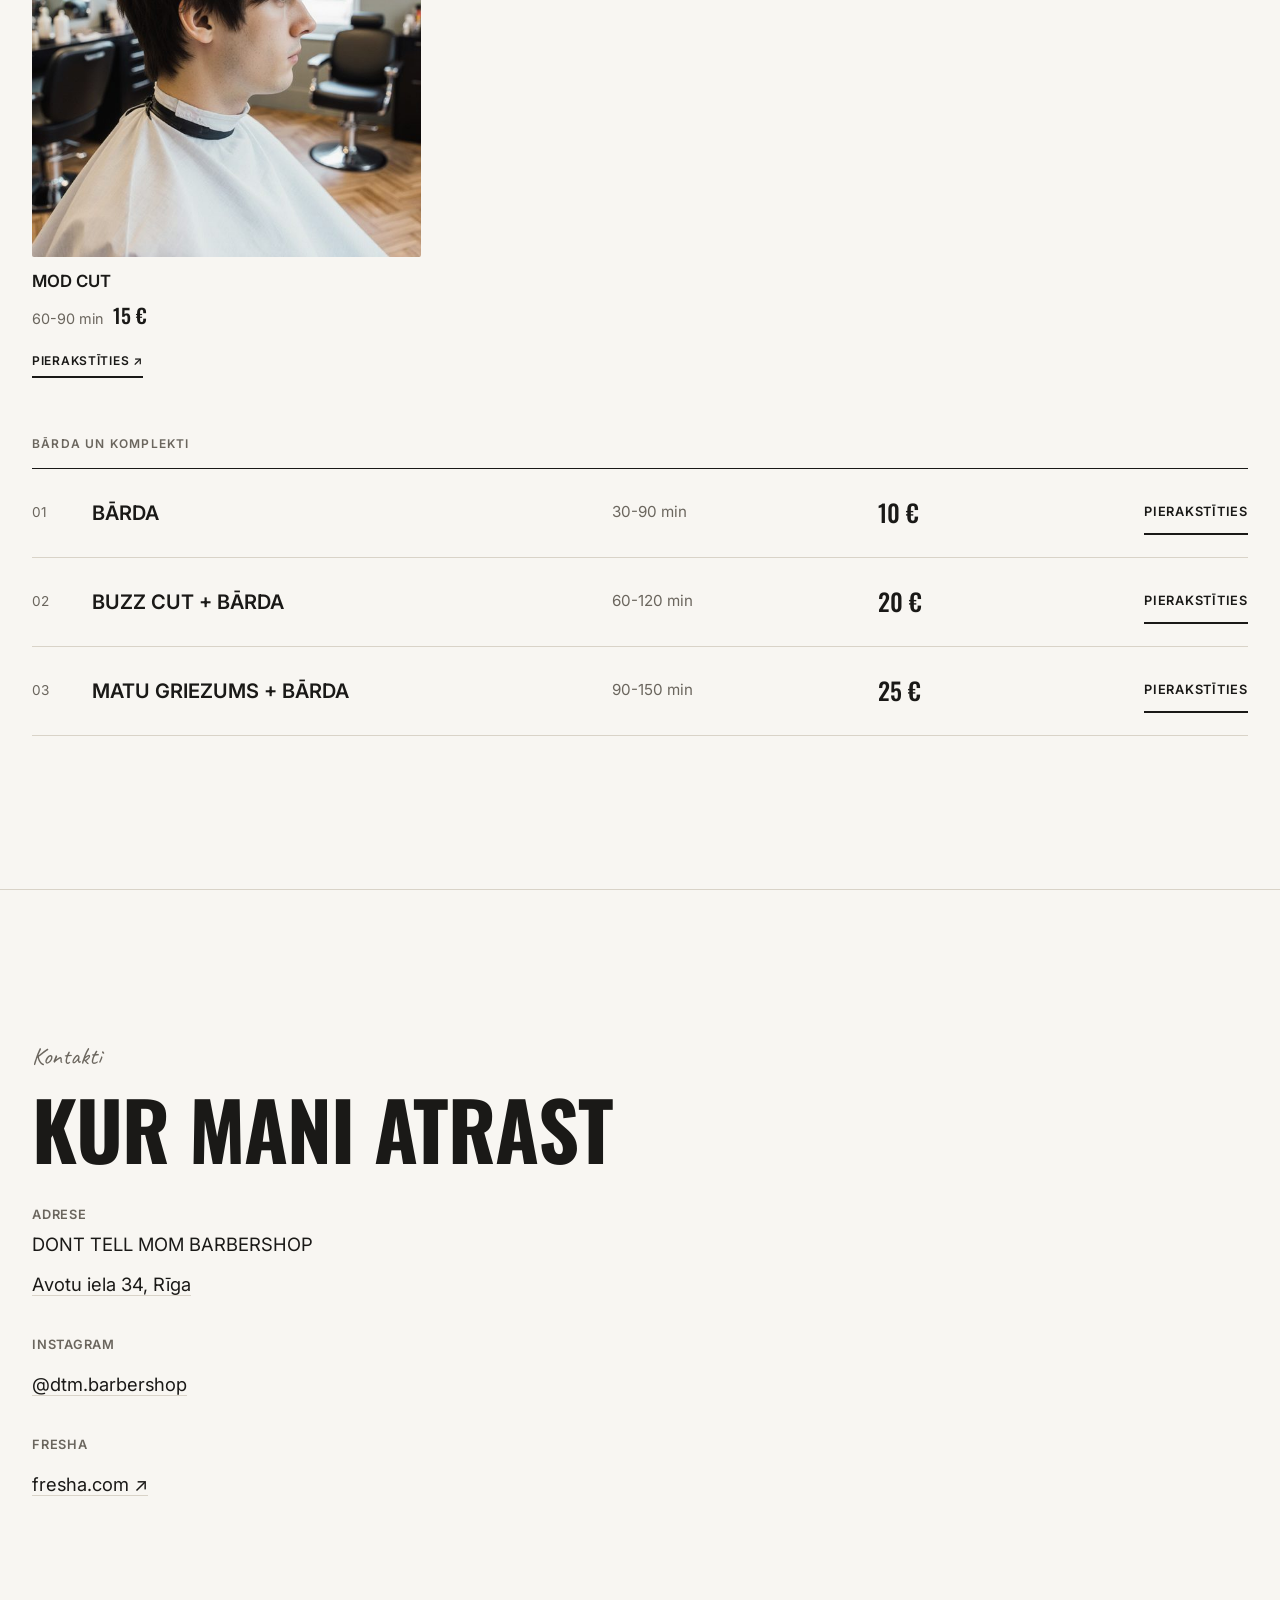
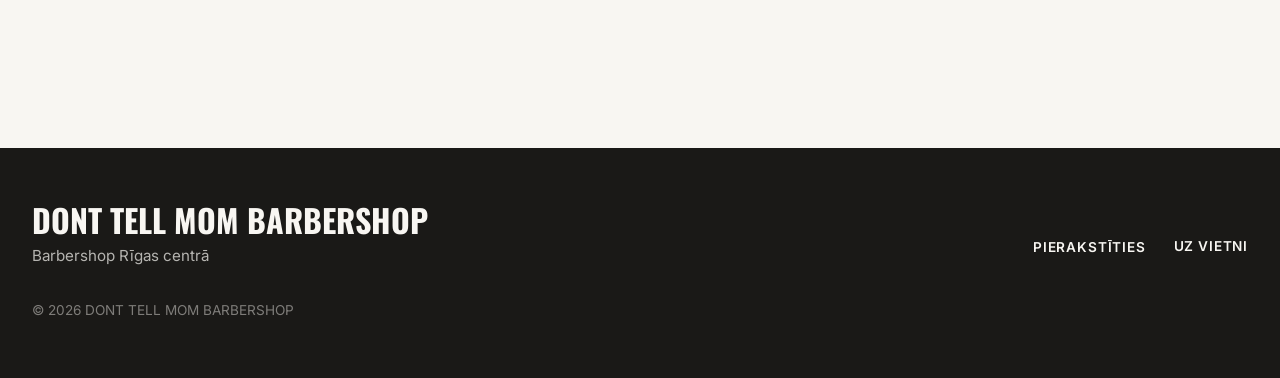
<file: v5/rinat/index.html>
<!DOCTYPE html>
<!-- Страница мастера Rinat. СОЗДАНА АВТОМАТИЧЕСКИ: node tools/generate.js
     Не правьте этот файл руками — правьте data/site.js и запустите скрипт заново -->
<html lang="lv">
<head>
  <meta charset="UTF-8">
  <meta name="viewport" content="width=device-width, initial-scale=1">
  <meta name="robots" content="noindex">
  <title>Rinat , Dont Tell Mom Barbershop</title>
  <meta name="description" content="Rinat, DONT TELL MOM BARBERSHOP, Rīga.">

  <link rel="preconnect" href="https://fonts.googleapis.com">
  <link rel="preconnect" href="https://fonts.gstatic.com" crossorigin>
  <link rel="stylesheet" href="https://fonts.googleapis.com/css2?family=Caveat:wght@600&family=Inter:wght@400;500;600&family=Oswald:wght@500;700&display=swap">

  <link rel="stylesheet" href="../style.css?v=34">
  <link rel="stylesheet" href="../master.css?v=24">
  <link rel="stylesheet" href="../booking.css?v=25">

  <!-- Данные → общий скрипт сайта → страница мастера → виджет записи -->
  <script src="../data/site.js?v=26" defer></script>
  <script src="../script.js?v=40" defer></script>
  <script src="../master.js?v=26" defer></script>
  <script src="../booking.js?v=27" defer></script>
</head>
<!-- data-root: путь к корню сайта (для картинок и ссылок), data-master: чья страница -->
<body class="bp" data-root="../" data-master="rinat">


  <header class="header">
    <div class="header__inner container">
      <a href="../index.html" class="logo" data-config="shortName">DONT TELL MOM</a>

      <nav class="nav" id="nav" aria-label="Menu">
        <a href="#about" data-i18n="master.nav.about"></a>
        <a href="#works" data-i18n="master.nav.works"></a>
        <a href="#services" data-i18n="master.nav.services"></a>
        <a href="#contacts" data-i18n="master.nav.contacts"></a>
        <a href="../index.html#team" data-i18n="master.nav.team"></a>
        <button type="button" class="btn btn--dark nav__book" data-book data-i18n="common.book"></button>
      </nav>

      <div class="lang" role="group" aria-label="Language">
        <button type="button" class="lang__btn" data-lang="lv">LV</button>
        <button type="button" class="lang__btn" data-lang="ru">RU</button>
        <button type="button" class="lang__btn" data-lang="en">EN</button>
      </div>

      <button type="button" class="btn btn--dark header__book" data-book data-i18n="common.book"></button>

      <button type="button" class="burger" id="burger" aria-controls="nav" aria-expanded="false" data-i18n-aria="nav.open">
        <span></span><span></span>
      </button>
    </div>
  </header>

  <main id="top">

    <!-- 1. Первый экран: фото (или инициалы), имя, запись -->
    <section class="bp-hero">
      <div class="container bp-hero__grid">
        <div class="bp-hero__photo bp-initials" aria-hidden="true">R</div>
        <div class="bp-hero__text">
          <a class="bp-back" href="../index.html#team" data-i18n="master.back"></a>
          <h1 class="bp-hero__name">Rinat</h1>
          <p class="bp-hero__role"><span data-master-field="role"></span> · <span data-config="name"></span></p>
          <button type="button" class="btn btn--dark" data-book data-i18n="common.book"></button>
        </div>
      </div>
    </section>

    <!-- 2. О мастере (пример) -->
    <section class="section" id="about">
      <div class="container bp-about">
        <div>
          <p class="label" data-i18n="master.about.label"></p>
          <h2 class="title" data-i18n="master.about.title"></h2>
        </div>
        <div class="bp-about__text">
          <p data-master-field="bio"></p>
        </div>
      </div>
    </section>

    <!-- 3. Специализации (пример) -->
    <section class="section bp-skills" id="skills">
      <div class="container">
        <p class="label" data-i18n="master.skills.label"></p>
        <h2 class="title" data-i18n="master.skills.title"></h2>
        <ul class="bp-tags" id="bp-tags"></ul>
      </div>
    </section>

    <!-- 4. Работы: 6 фото-примеров (gallery-*.jpg). Заменить на настоящие работы мастера -->
    <section class="section" id="works">
      <div class="container">
        <p class="label" data-i18n="master.works.label"></p>
        <h2 class="title" data-i18n="master.works.title"></h2>
        <div class="bp-works" id="bp-works"></div>
        <a class="bp-more" href="https://www.instagram.com/dtm.barbershop/" target="_blank" rel="noopener"><span data-i18n="master.works.more"></span> ↗︎</a>
      </div>
    </section>

    <!-- 5. Услуги и цены ЭТОГО мастера. «Записаться» открывает запись, где мастер уже выбран -->
    <section class="section bp-services" id="services">
      <div class="container">
        <p class="label" data-i18n="master.services.label"></p>
        <h2 class="title" data-i18n="master.services.title"></h2>
        <p class="bp-sample" data-i18n="master.services.note"></p>
        <div id="bp-services"></div>
      </div>
    </section>

    <!-- 6. Контакты -->
    <section class="section contacts" id="contacts">
      <div class="container">
        <p class="label" data-i18n="master.contacts.label"></p>
        <h2 class="title" data-i18n="master.contacts.title"></h2>
        <dl class="contacts__list" id="bp-contacts"></dl>
        <div class="contacts__actions">
          <button type="button" class="btn btn--dark" data-book data-i18n="common.book"></button>
          <a class="btn btn--outline" href="../index.html#team" data-i18n="master.back"></a>
        </div>
      </div>
    </section>

  </main>

  <footer class="footer">
    <div class="container footer__inner">
      <div>
        <p class="footer__logo" data-config="name"></p>
        <p data-i18n="footer.tagline"></p>
      </div>
      <div class="footer__links">
        <button type="button" class="footer__btn" data-book data-i18n="common.book"></button>
        <a href="../index.html" data-i18n="master.nav.site"></a>
      </div>
      <p class="footer__copy">© <span id="year"></span> <span data-config="name"></span></p>
    </div>
  </footer>

  <!-- Панель записи внизу экрана (телефон): выезжает, когда кнопка первого экрана ушла из виду -->
  <div class="bp-bar" id="bp-bar">
    <p class="bp-bar__info">
      <strong>Rinat</strong>
      <span data-config="name"></span>
    </p>
    <button type="button" class="btn btn--dark bp-bar__book" data-book data-i18n="common.book"></button>
  </div>

</body>
</html>
</file>
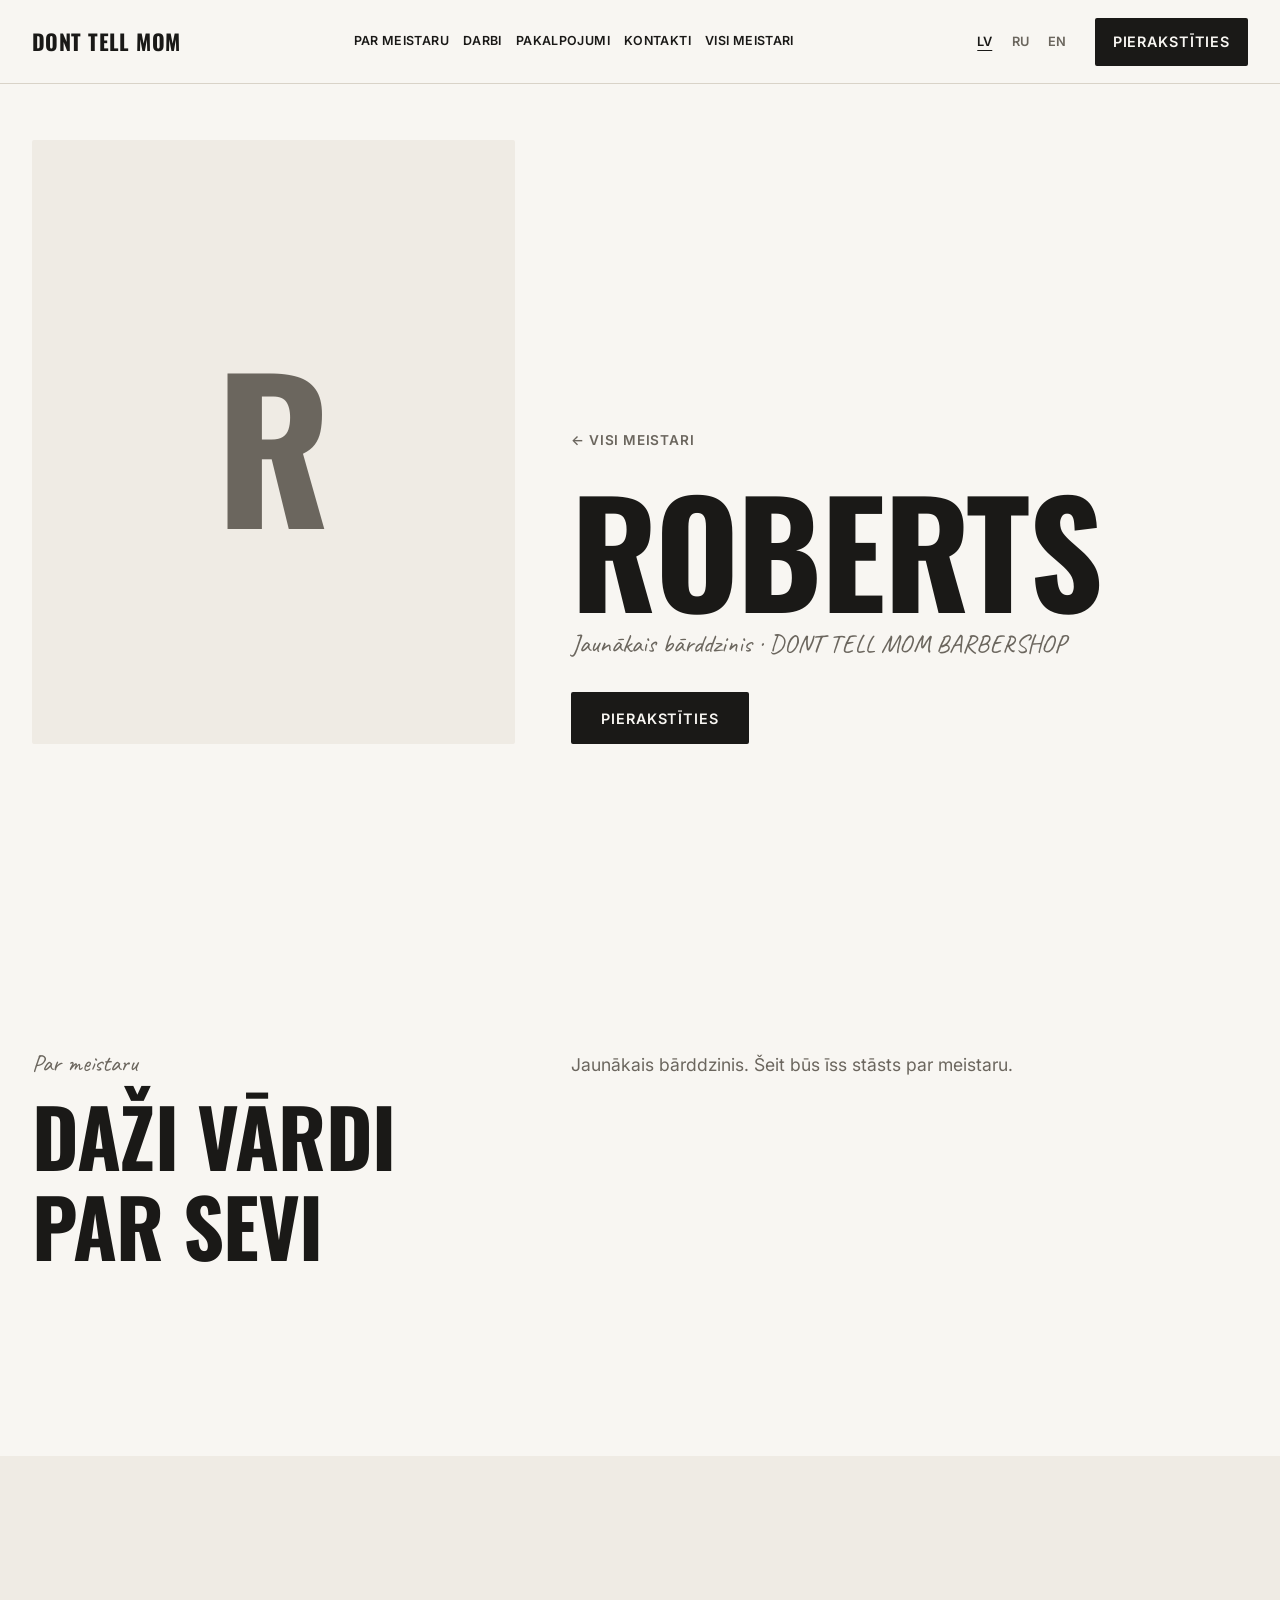
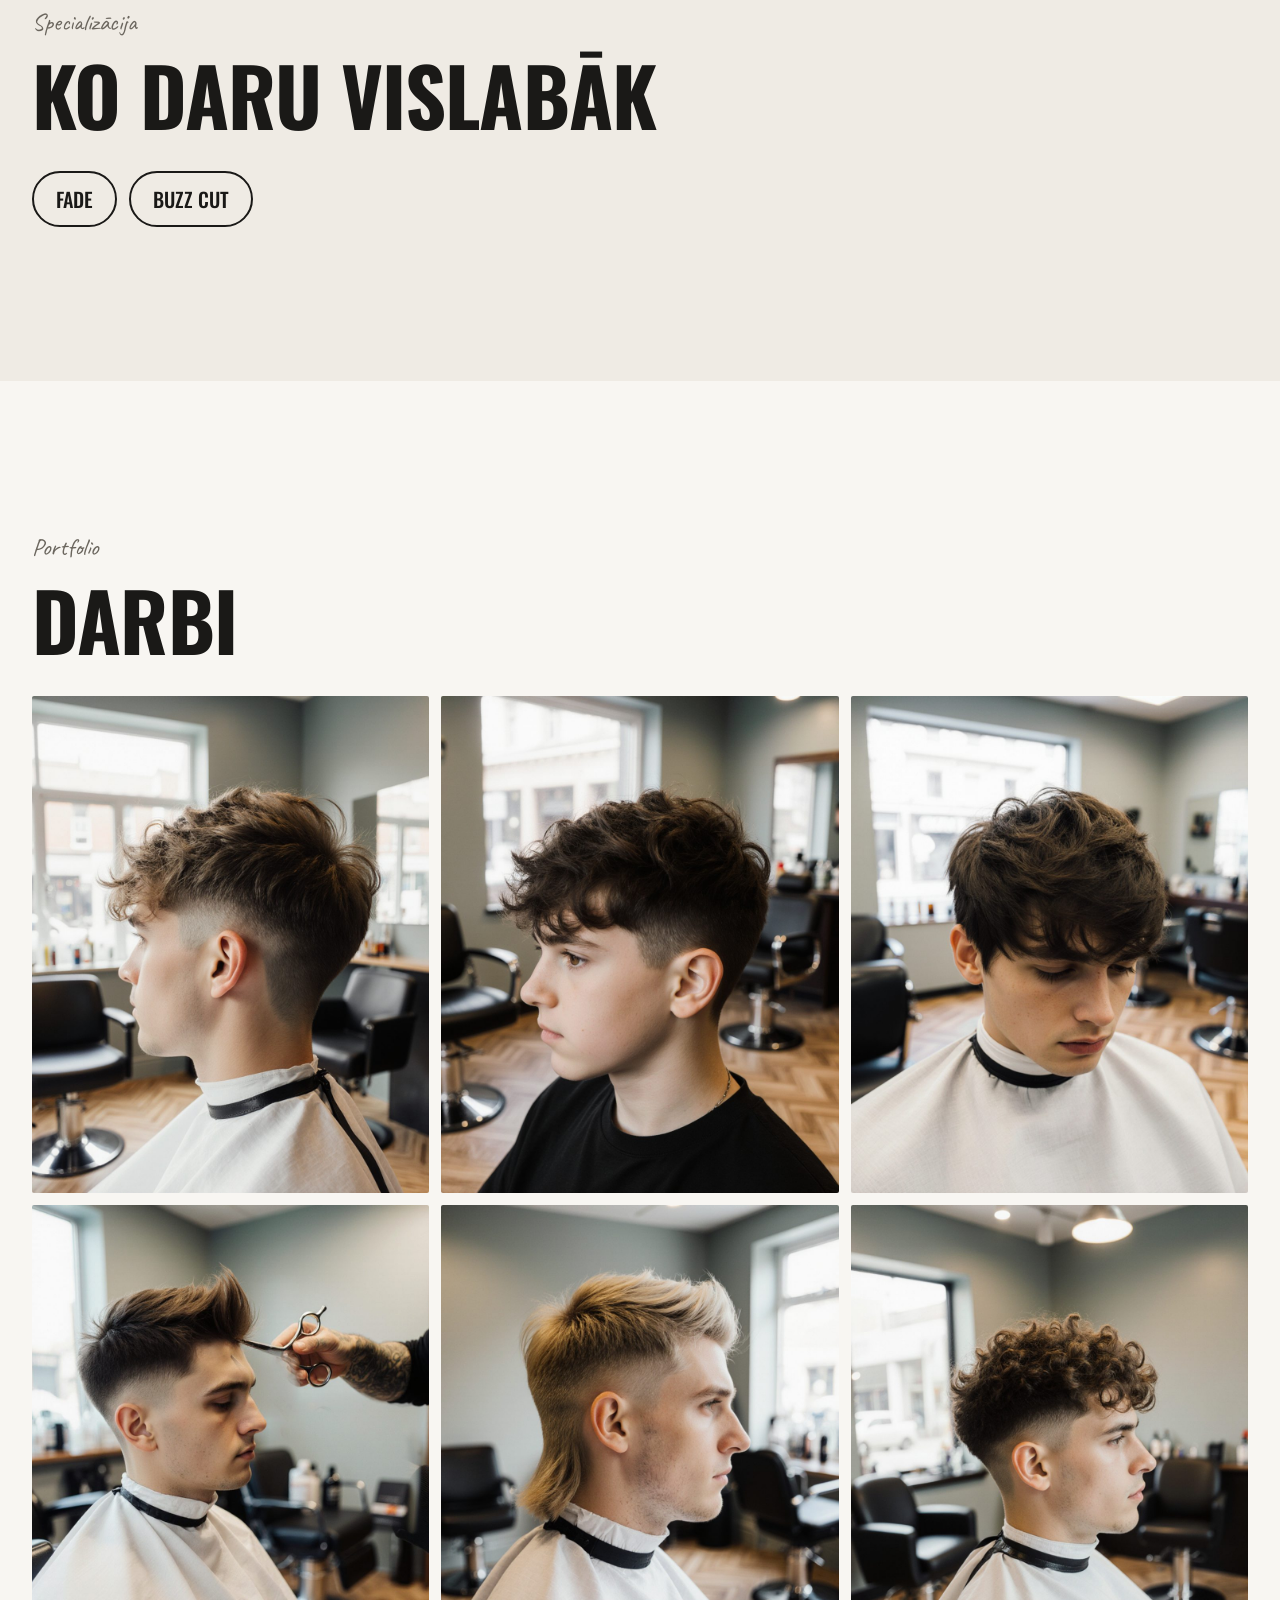
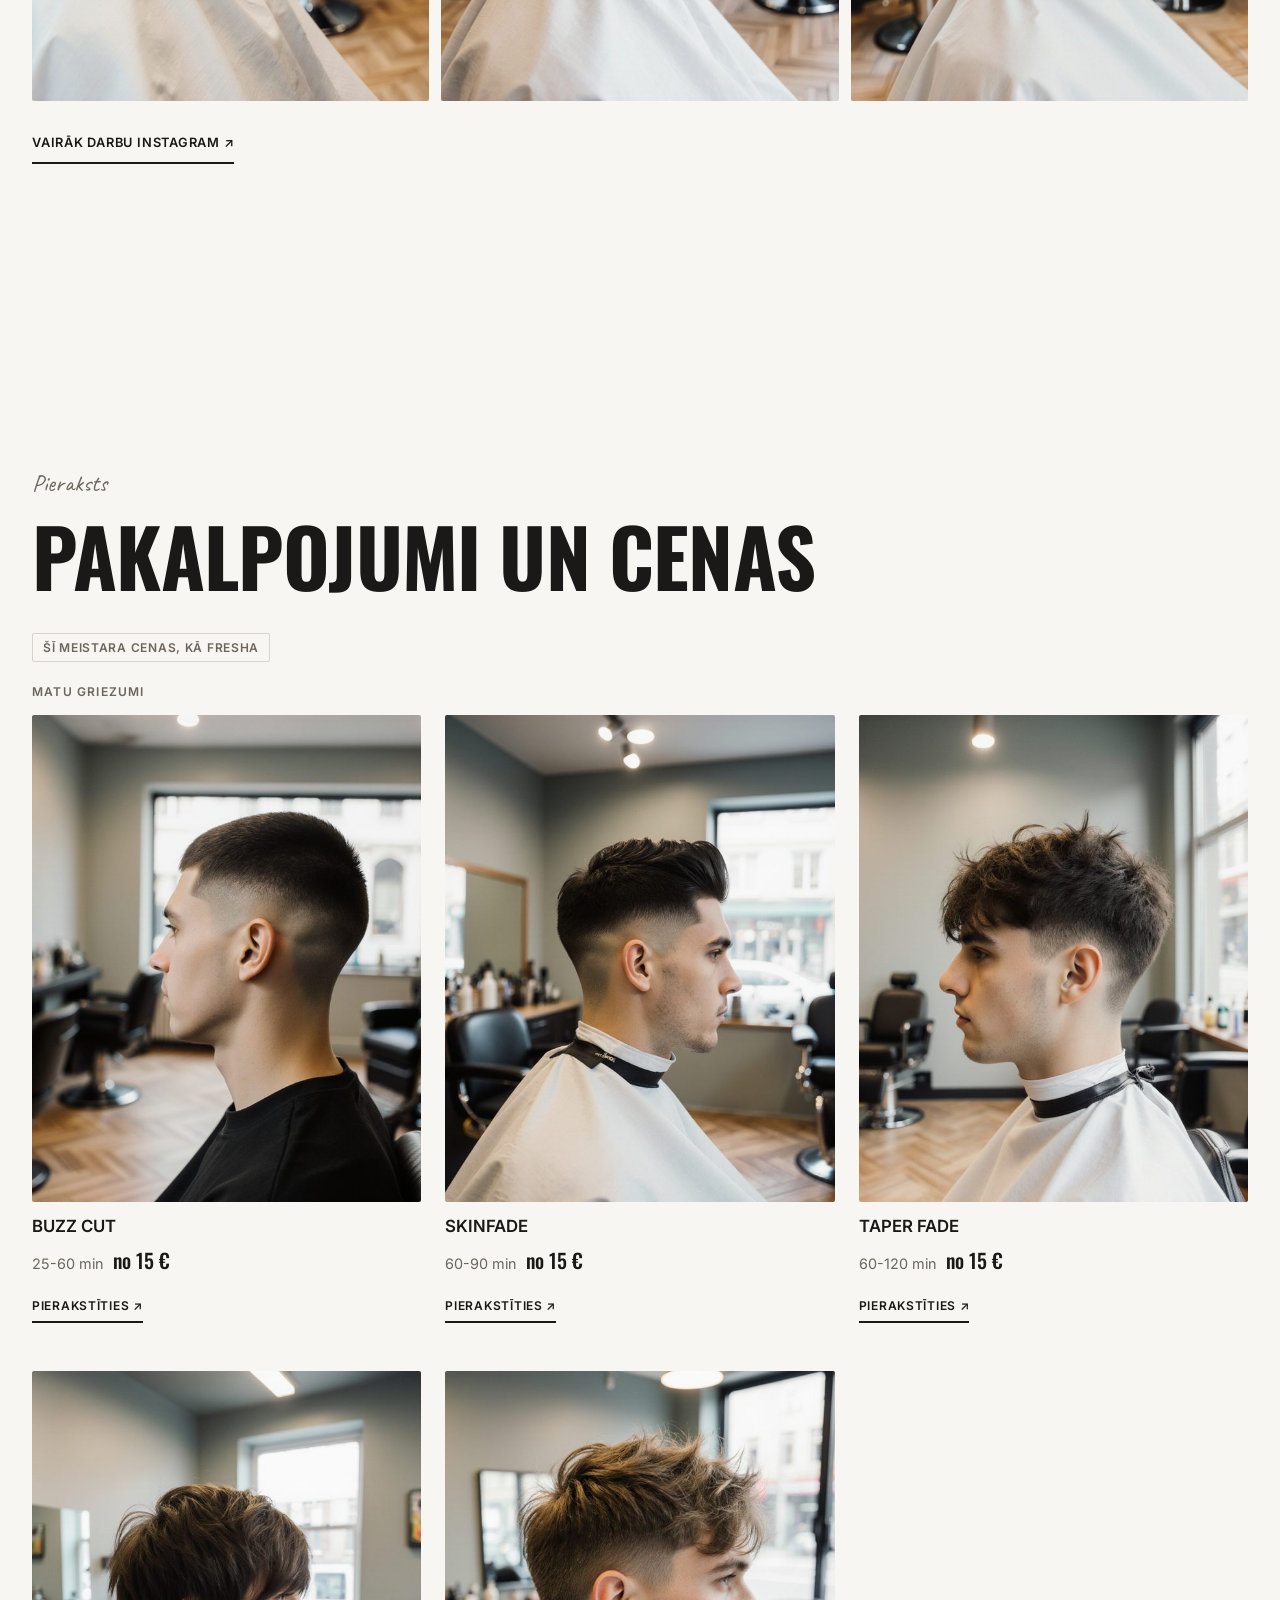
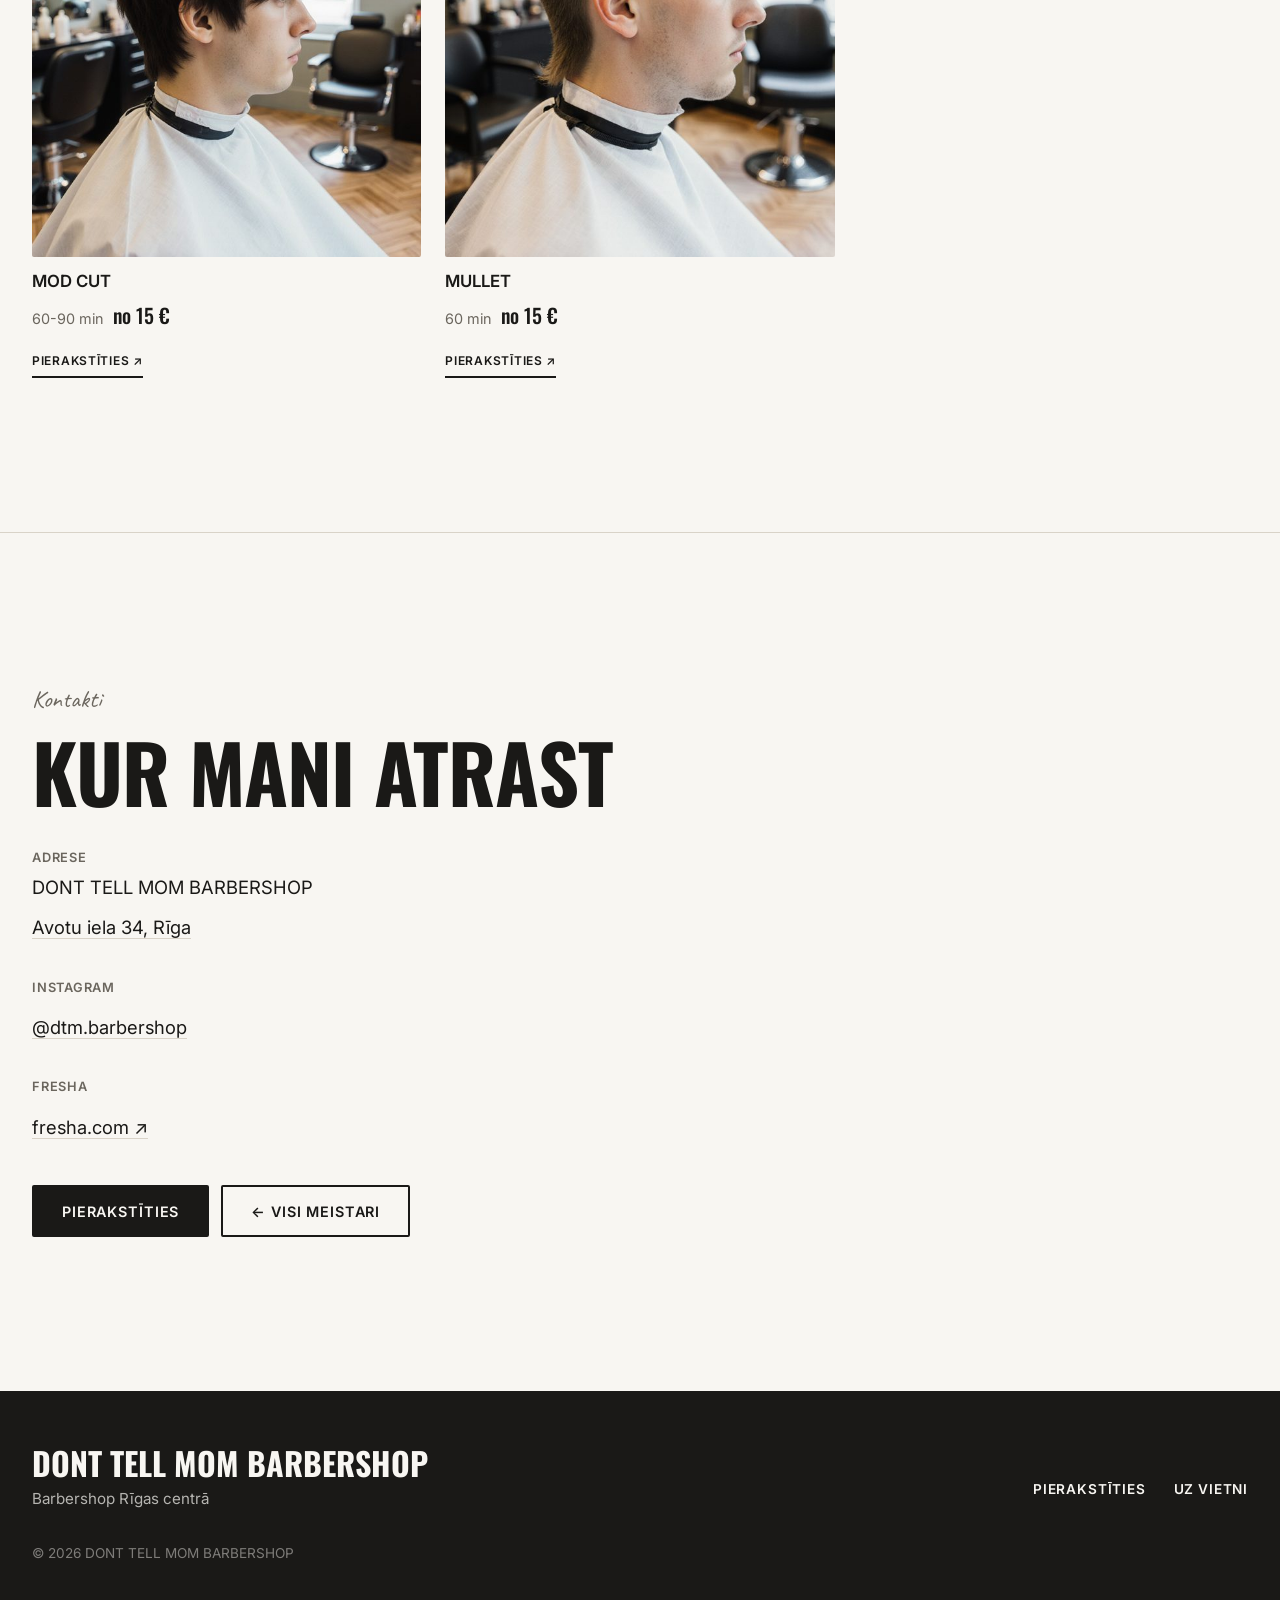
<file: v5/roberts/index.html>
<!DOCTYPE html>
<!-- Страница мастера Roberts. СОЗДАНА АВТОМАТИЧЕСКИ: node tools/generate.js
     Не правьте этот файл руками — правьте data/site.js и запустите скрипт заново -->
<html lang="lv">
<head>
  <meta charset="UTF-8">
  <meta name="viewport" content="width=device-width, initial-scale=1">
  <meta name="robots" content="noindex">
  <title>Roberts , Dont Tell Mom Barbershop</title>
  <meta name="description" content="Roberts, DONT TELL MOM BARBERSHOP, Rīga.">

  <link rel="preconnect" href="https://fonts.googleapis.com">
  <link rel="preconnect" href="https://fonts.gstatic.com" crossorigin>
  <link rel="stylesheet" href="https://fonts.googleapis.com/css2?family=Caveat:wght@600&family=Inter:wght@400;500;600&family=Oswald:wght@500;700&display=swap">

  <link rel="stylesheet" href="../style.css?v=34">
  <link rel="stylesheet" href="../master.css?v=24">
  <link rel="stylesheet" href="../booking.css?v=25">

  <!-- Данные → общий скрипт сайта → страница мастера → виджет записи -->
  <script src="../data/site.js?v=26" defer></script>
  <script src="../script.js?v=40" defer></script>
  <script src="../master.js?v=26" defer></script>
  <script src="../booking.js?v=27" defer></script>
</head>
<!-- data-root: путь к корню сайта (для картинок и ссылок), data-master: чья страница -->
<body class="bp" data-root="../" data-master="roberts">


  <header class="header">
    <div class="header__inner container">
      <a href="../index.html" class="logo" data-config="shortName">DONT TELL MOM</a>

      <nav class="nav" id="nav" aria-label="Menu">
        <a href="#about" data-i18n="master.nav.about"></a>
        <a href="#works" data-i18n="master.nav.works"></a>
        <a href="#services" data-i18n="master.nav.services"></a>
        <a href="#contacts" data-i18n="master.nav.contacts"></a>
        <a href="../index.html#team" data-i18n="master.nav.team"></a>
        <button type="button" class="btn btn--dark nav__book" data-book data-i18n="common.book"></button>
      </nav>

      <div class="lang" role="group" aria-label="Language">
        <button type="button" class="lang__btn" data-lang="lv">LV</button>
        <button type="button" class="lang__btn" data-lang="ru">RU</button>
        <button type="button" class="lang__btn" data-lang="en">EN</button>
      </div>

      <button type="button" class="btn btn--dark header__book" data-book data-i18n="common.book"></button>

      <button type="button" class="burger" id="burger" aria-controls="nav" aria-expanded="false" data-i18n-aria="nav.open">
        <span></span><span></span>
      </button>
    </div>
  </header>

  <main id="top">

    <!-- 1. Первый экран: фото (или инициалы), имя, запись -->
    <section class="bp-hero">
      <div class="container bp-hero__grid">
        <div class="bp-hero__photo bp-initials" aria-hidden="true">R</div>
        <div class="bp-hero__text">
          <a class="bp-back" href="../index.html#team" data-i18n="master.back"></a>
          <h1 class="bp-hero__name">Roberts</h1>
          <p class="bp-hero__role"><span data-master-field="role"></span> · <span data-config="name"></span></p>
          <button type="button" class="btn btn--dark" data-book data-i18n="common.book"></button>
        </div>
      </div>
    </section>

    <!-- 2. О мастере (пример) -->
    <section class="section" id="about">
      <div class="container bp-about">
        <div>
          <p class="label" data-i18n="master.about.label"></p>
          <h2 class="title" data-i18n="master.about.title"></h2>
        </div>
        <div class="bp-about__text">
          <p data-master-field="bio"></p>
        </div>
      </div>
    </section>

    <!-- 3. Специализации (пример) -->
    <section class="section bp-skills" id="skills">
      <div class="container">
        <p class="label" data-i18n="master.skills.label"></p>
        <h2 class="title" data-i18n="master.skills.title"></h2>
        <ul class="bp-tags" id="bp-tags"></ul>
      </div>
    </section>

    <!-- 4. Работы: 6 фото-примеров (gallery-*.jpg). Заменить на настоящие работы мастера -->
    <section class="section" id="works">
      <div class="container">
        <p class="label" data-i18n="master.works.label"></p>
        <h2 class="title" data-i18n="master.works.title"></h2>
        <div class="bp-works" id="bp-works"></div>
        <a class="bp-more" href="https://www.instagram.com/dtm.barbershop/" target="_blank" rel="noopener"><span data-i18n="master.works.more"></span> ↗︎</a>
      </div>
    </section>

    <!-- 5. Услуги и цены ЭТОГО мастера. «Записаться» открывает запись, где мастер уже выбран -->
    <section class="section bp-services" id="services">
      <div class="container">
        <p class="label" data-i18n="master.services.label"></p>
        <h2 class="title" data-i18n="master.services.title"></h2>
        <p class="bp-sample" data-i18n="master.services.note"></p>
        <div id="bp-services"></div>
      </div>
    </section>

    <!-- 6. Контакты -->
    <section class="section contacts" id="contacts">
      <div class="container">
        <p class="label" data-i18n="master.contacts.label"></p>
        <h2 class="title" data-i18n="master.contacts.title"></h2>
        <dl class="contacts__list" id="bp-contacts"></dl>
        <div class="contacts__actions">
          <button type="button" class="btn btn--dark" data-book data-i18n="common.book"></button>
          <a class="btn btn--outline" href="../index.html#team" data-i18n="master.back"></a>
        </div>
      </div>
    </section>

  </main>

  <footer class="footer">
    <div class="container footer__inner">
      <div>
        <p class="footer__logo" data-config="name"></p>
        <p data-i18n="footer.tagline"></p>
      </div>
      <div class="footer__links">
        <button type="button" class="footer__btn" data-book data-i18n="common.book"></button>
        <a href="../index.html" data-i18n="master.nav.site"></a>
      </div>
      <p class="footer__copy">© <span id="year"></span> <span data-config="name"></span></p>
    </div>
  </footer>

  <!-- Панель записи внизу экрана (телефон): выезжает, когда кнопка первого экрана ушла из виду -->
  <div class="bp-bar" id="bp-bar">
    <p class="bp-bar__info">
      <strong>Roberts</strong>
      <span data-config="name"></span>
    </p>
    <button type="button" class="btn btn--dark bp-bar__book" data-book data-i18n="common.book"></button>
  </div>

</body>
</html>
</file>
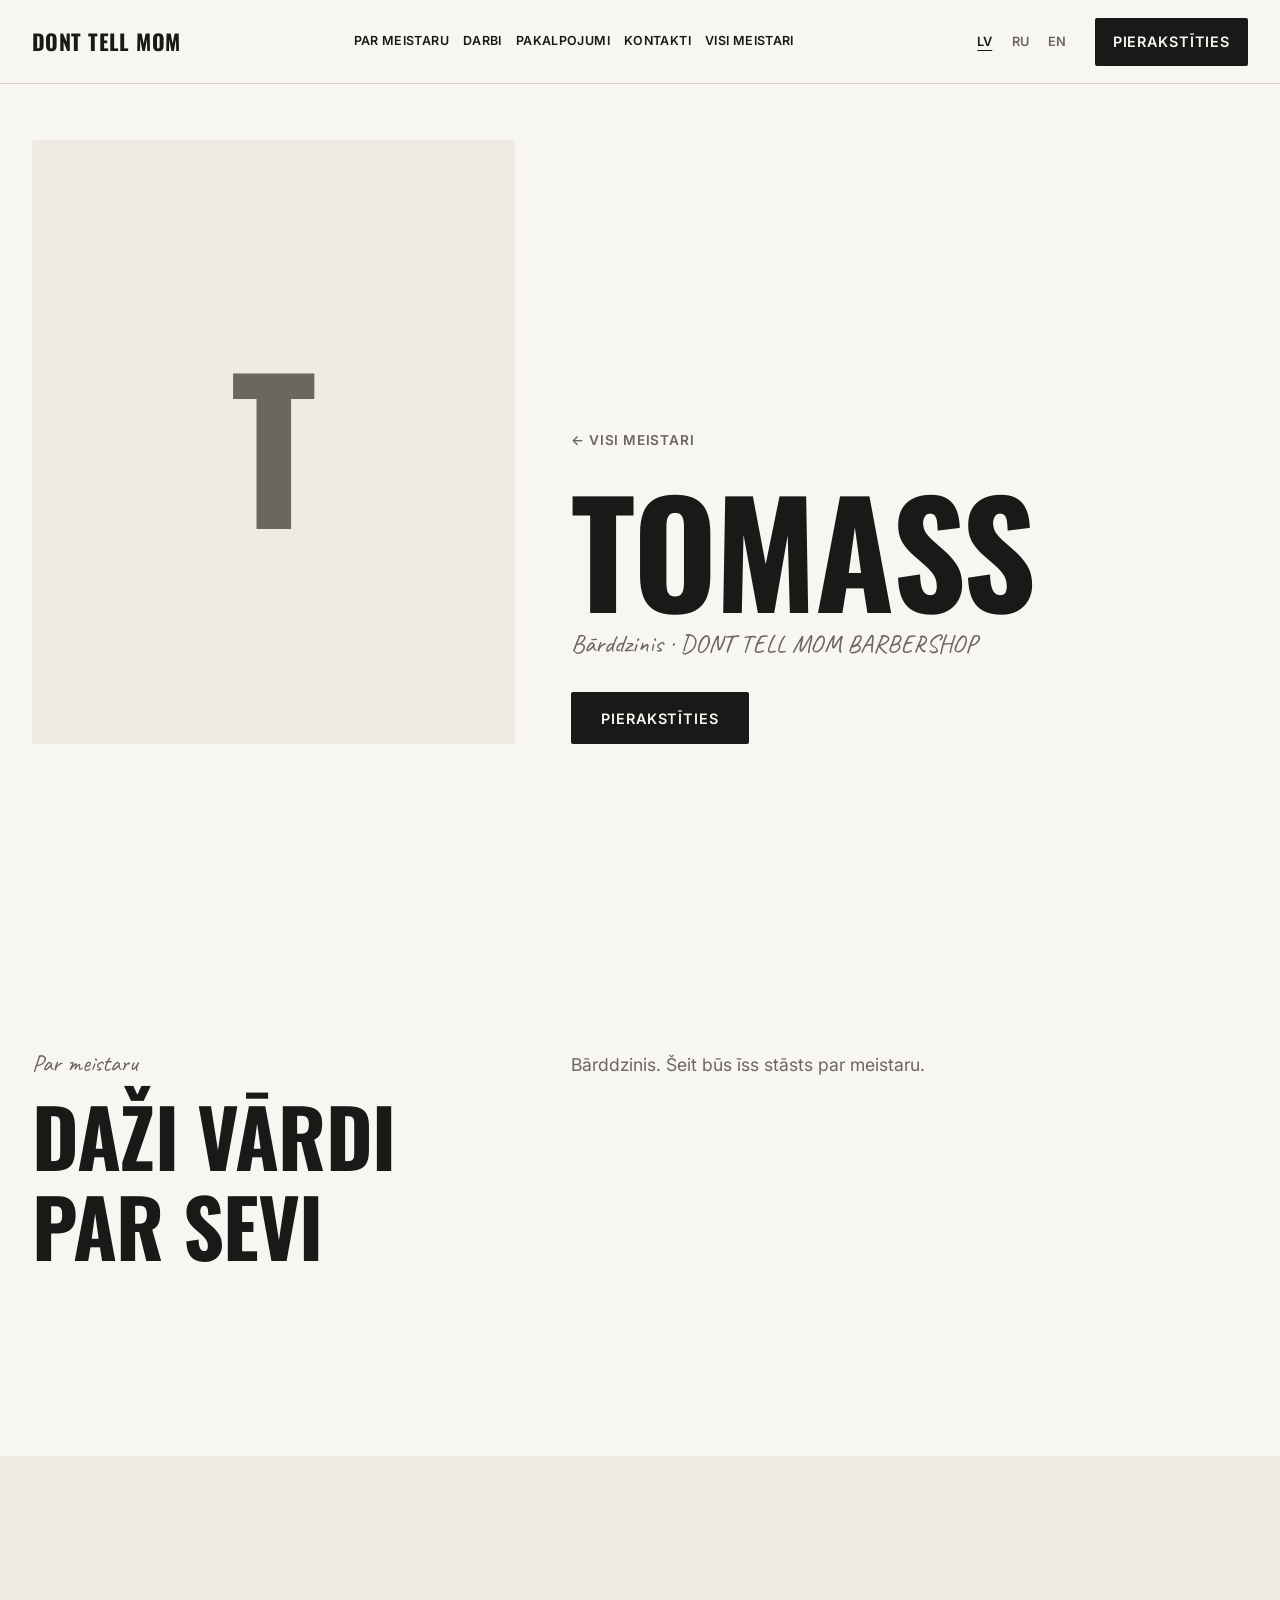
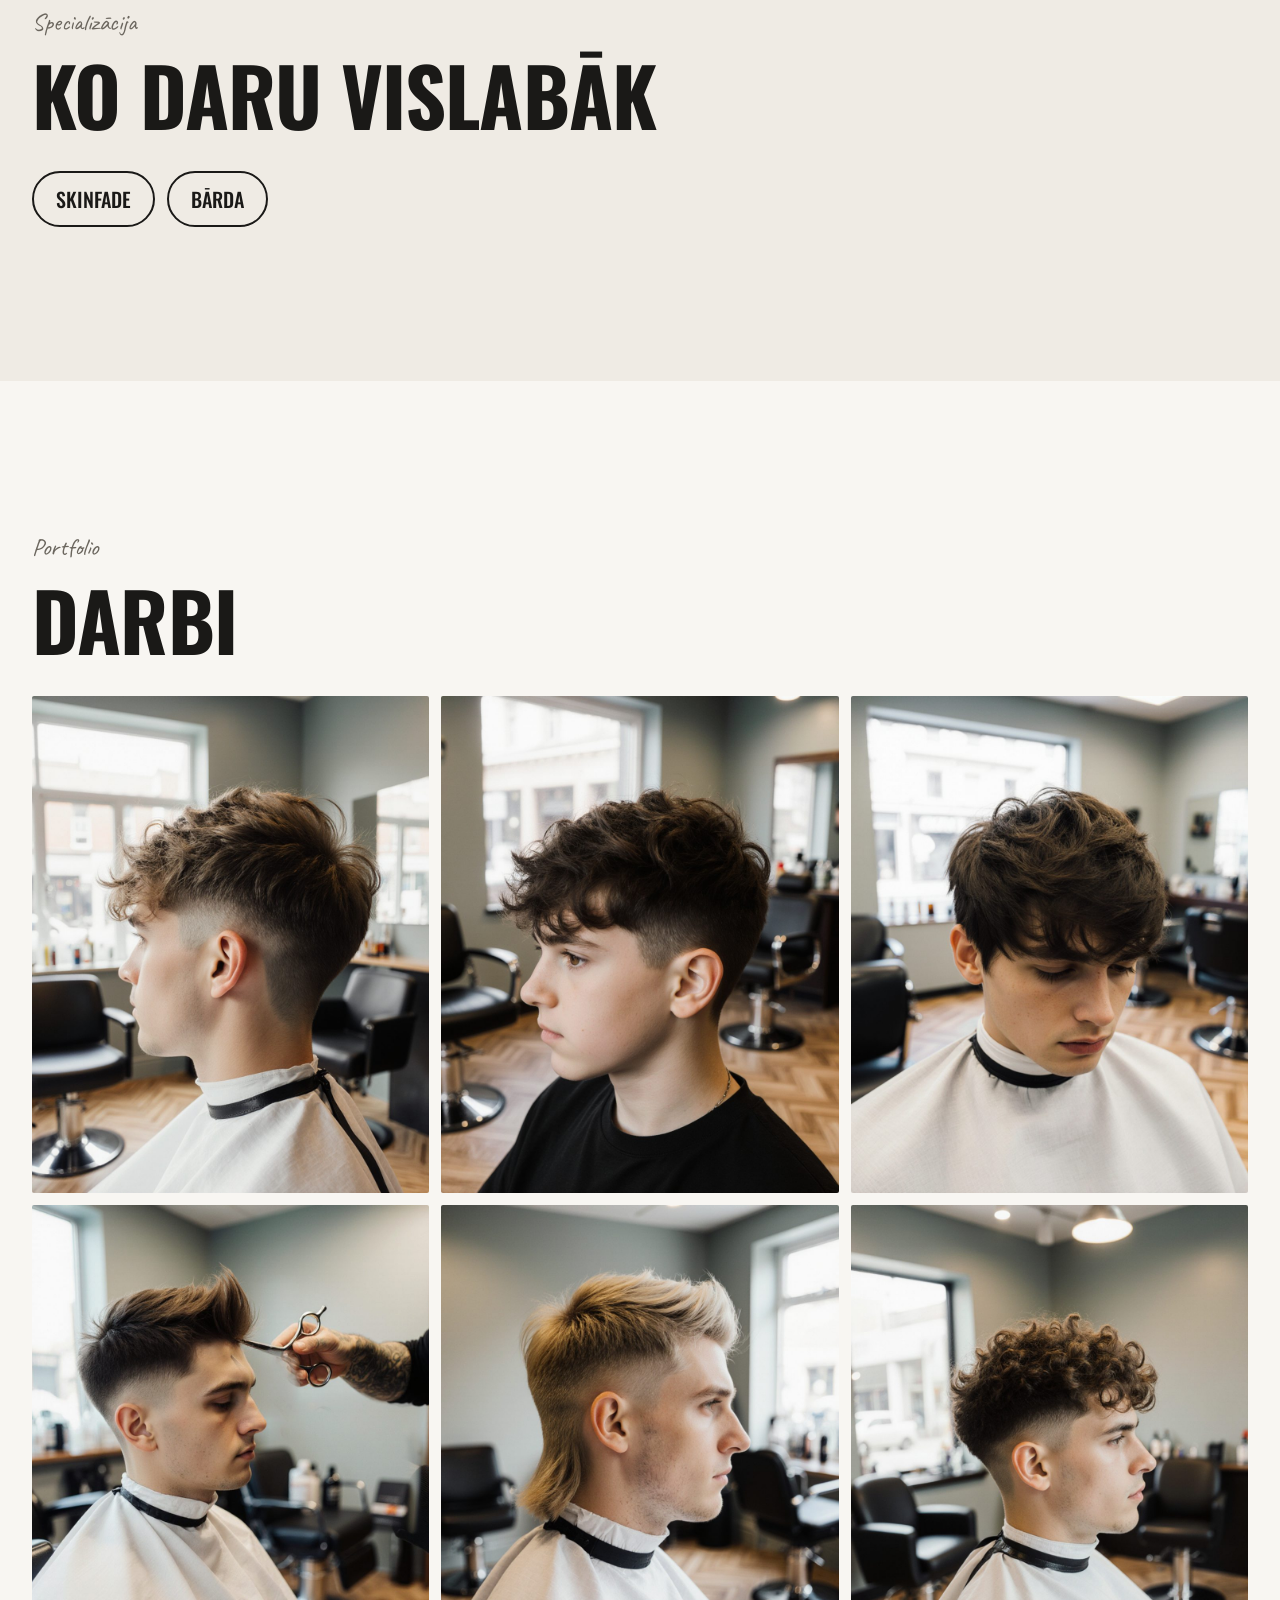
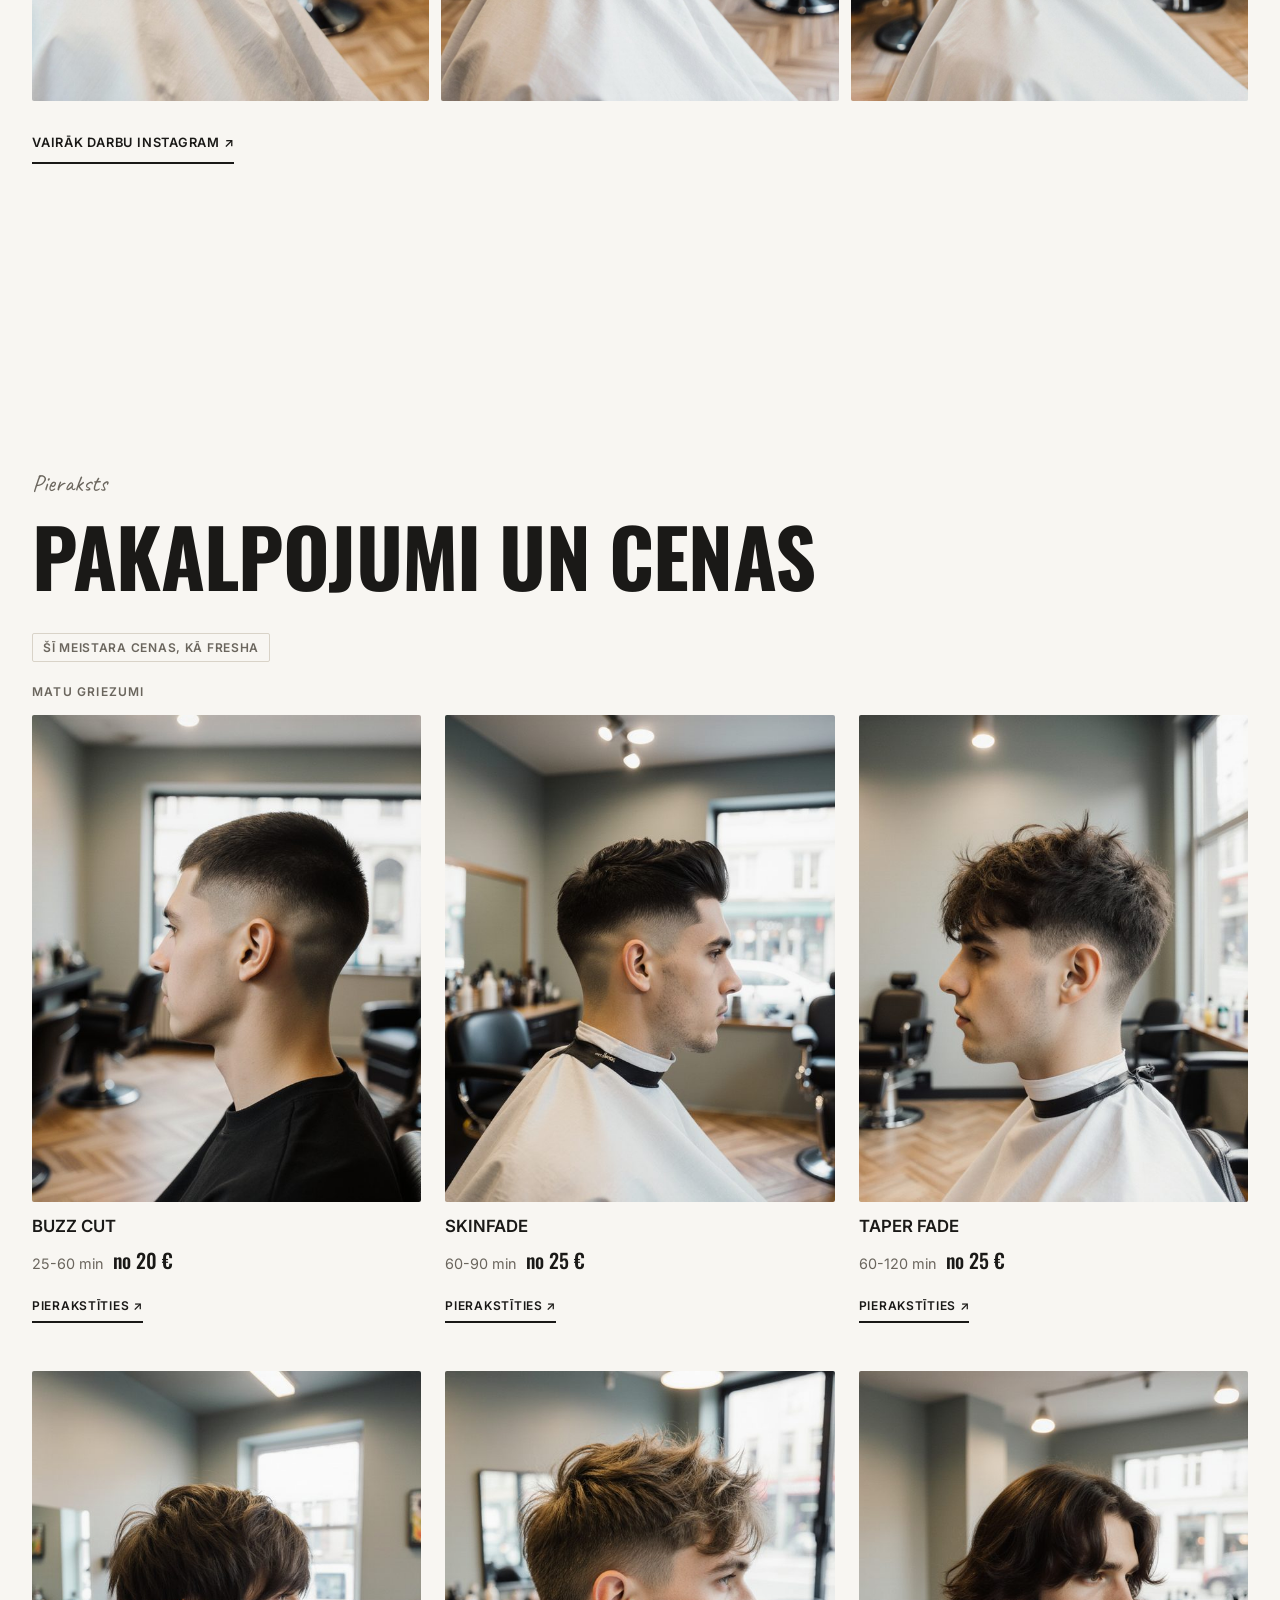
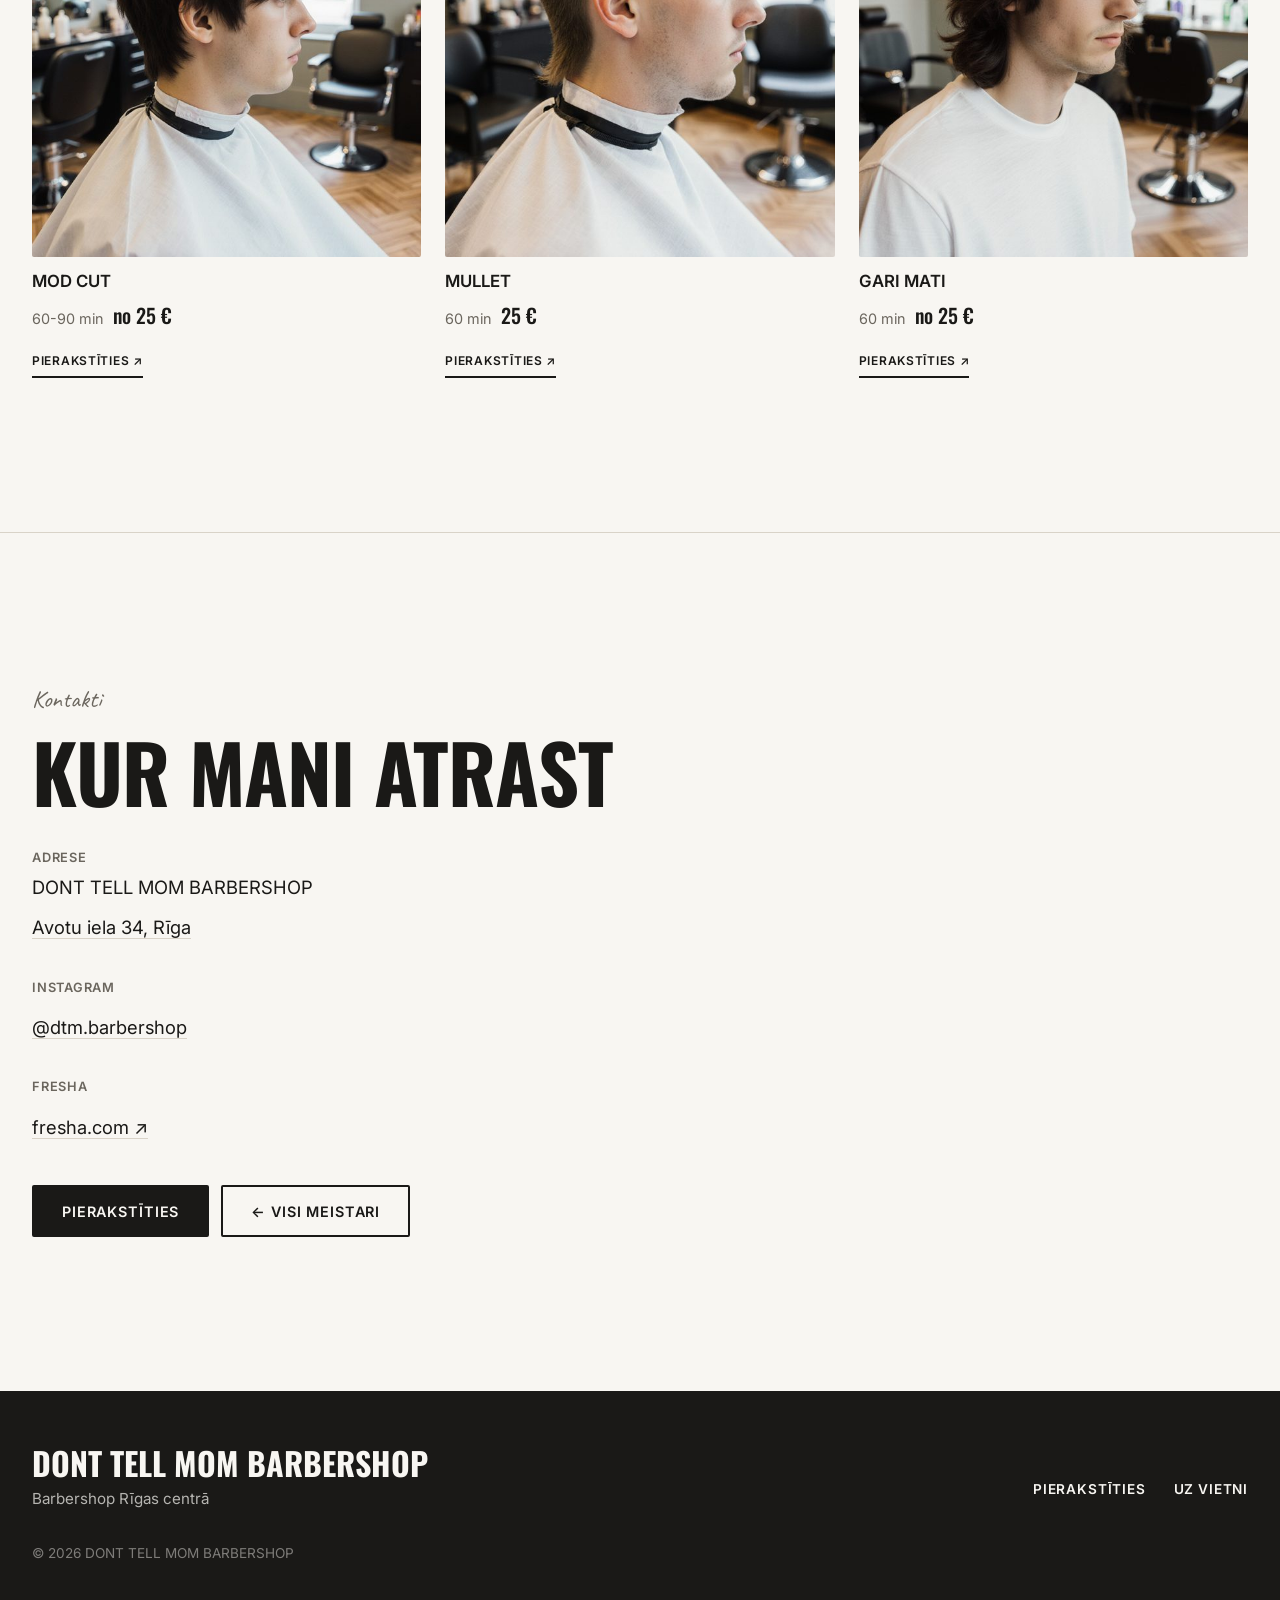
<file: v5/tomass/index.html>
<!DOCTYPE html>
<!-- Страница мастера Tomass. СОЗДАНА АВТОМАТИЧЕСКИ: node tools/generate.js
     Не правьте этот файл руками — правьте data/site.js и запустите скрипт заново -->
<html lang="lv">
<head>
  <meta charset="UTF-8">
  <meta name="viewport" content="width=device-width, initial-scale=1">
  <meta name="robots" content="noindex">
  <title>Tomass , Dont Tell Mom Barbershop</title>
  <meta name="description" content="Tomass, DONT TELL MOM BARBERSHOP, Rīga.">

  <link rel="preconnect" href="https://fonts.googleapis.com">
  <link rel="preconnect" href="https://fonts.gstatic.com" crossorigin>
  <link rel="stylesheet" href="https://fonts.googleapis.com/css2?family=Caveat:wght@600&family=Inter:wght@400;500;600&family=Oswald:wght@500;700&display=swap">

  <link rel="stylesheet" href="../style.css?v=34">
  <link rel="stylesheet" href="../master.css?v=24">
  <link rel="stylesheet" href="../booking.css?v=25">

  <!-- Данные → общий скрипт сайта → страница мастера → виджет записи -->
  <script src="../data/site.js?v=26" defer></script>
  <script src="../script.js?v=40" defer></script>
  <script src="../master.js?v=26" defer></script>
  <script src="../booking.js?v=27" defer></script>
</head>
<!-- data-root: путь к корню сайта (для картинок и ссылок), data-master: чья страница -->
<body class="bp" data-root="../" data-master="tomass">


  <header class="header">
    <div class="header__inner container">
      <a href="../index.html" class="logo" data-config="shortName">DONT TELL MOM</a>

      <nav class="nav" id="nav" aria-label="Menu">
        <a href="#about" data-i18n="master.nav.about"></a>
        <a href="#works" data-i18n="master.nav.works"></a>
        <a href="#services" data-i18n="master.nav.services"></a>
        <a href="#contacts" data-i18n="master.nav.contacts"></a>
        <a href="../index.html#team" data-i18n="master.nav.team"></a>
        <button type="button" class="btn btn--dark nav__book" data-book data-i18n="common.book"></button>
      </nav>

      <div class="lang" role="group" aria-label="Language">
        <button type="button" class="lang__btn" data-lang="lv">LV</button>
        <button type="button" class="lang__btn" data-lang="ru">RU</button>
        <button type="button" class="lang__btn" data-lang="en">EN</button>
      </div>

      <button type="button" class="btn btn--dark header__book" data-book data-i18n="common.book"></button>

      <button type="button" class="burger" id="burger" aria-controls="nav" aria-expanded="false" data-i18n-aria="nav.open">
        <span></span><span></span>
      </button>
    </div>
  </header>

  <main id="top">

    <!-- 1. Первый экран: фото (или инициалы), имя, запись -->
    <section class="bp-hero">
      <div class="container bp-hero__grid">
        <div class="bp-hero__photo bp-initials" aria-hidden="true">T</div>
        <div class="bp-hero__text">
          <a class="bp-back" href="../index.html#team" data-i18n="master.back"></a>
          <h1 class="bp-hero__name">Tomass</h1>
          <p class="bp-hero__role"><span data-master-field="role"></span> · <span data-config="name"></span></p>
          <button type="button" class="btn btn--dark" data-book data-i18n="common.book"></button>
        </div>
      </div>
    </section>

    <!-- 2. О мастере (пример) -->
    <section class="section" id="about">
      <div class="container bp-about">
        <div>
          <p class="label" data-i18n="master.about.label"></p>
          <h2 class="title" data-i18n="master.about.title"></h2>
        </div>
        <div class="bp-about__text">
          <p data-master-field="bio"></p>
        </div>
      </div>
    </section>

    <!-- 3. Специализации (пример) -->
    <section class="section bp-skills" id="skills">
      <div class="container">
        <p class="label" data-i18n="master.skills.label"></p>
        <h2 class="title" data-i18n="master.skills.title"></h2>
        <ul class="bp-tags" id="bp-tags"></ul>
      </div>
    </section>

    <!-- 4. Работы: 6 фото-примеров (gallery-*.jpg). Заменить на настоящие работы мастера -->
    <section class="section" id="works">
      <div class="container">
        <p class="label" data-i18n="master.works.label"></p>
        <h2 class="title" data-i18n="master.works.title"></h2>
        <div class="bp-works" id="bp-works"></div>
        <a class="bp-more" href="https://www.instagram.com/dtm.barbershop/" target="_blank" rel="noopener"><span data-i18n="master.works.more"></span> ↗︎</a>
      </div>
    </section>

    <!-- 5. Услуги и цены ЭТОГО мастера. «Записаться» открывает запись, где мастер уже выбран -->
    <section class="section bp-services" id="services">
      <div class="container">
        <p class="label" data-i18n="master.services.label"></p>
        <h2 class="title" data-i18n="master.services.title"></h2>
        <p class="bp-sample" data-i18n="master.services.note"></p>
        <div id="bp-services"></div>
      </div>
    </section>

    <!-- 6. Контакты -->
    <section class="section contacts" id="contacts">
      <div class="container">
        <p class="label" data-i18n="master.contacts.label"></p>
        <h2 class="title" data-i18n="master.contacts.title"></h2>
        <dl class="contacts__list" id="bp-contacts"></dl>
        <div class="contacts__actions">
          <button type="button" class="btn btn--dark" data-book data-i18n="common.book"></button>
          <a class="btn btn--outline" href="../index.html#team" data-i18n="master.back"></a>
        </div>
      </div>
    </section>

  </main>

  <footer class="footer">
    <div class="container footer__inner">
      <div>
        <p class="footer__logo" data-config="name"></p>
        <p data-i18n="footer.tagline"></p>
      </div>
      <div class="footer__links">
        <button type="button" class="footer__btn" data-book data-i18n="common.book"></button>
        <a href="../index.html" data-i18n="master.nav.site"></a>
      </div>
      <p class="footer__copy">© <span id="year"></span> <span data-config="name"></span></p>
    </div>
  </footer>

  <!-- Панель записи внизу экрана (телефон): выезжает, когда кнопка первого экрана ушла из виду -->
  <div class="bp-bar" id="bp-bar">
    <p class="bp-bar__info">
      <strong>Tomass</strong>
      <span data-config="name"></span>
    </p>
    <button type="button" class="btn btn--dark bp-bar__book" data-book data-i18n="common.book"></button>
  </div>

</body>
</html>
</file>
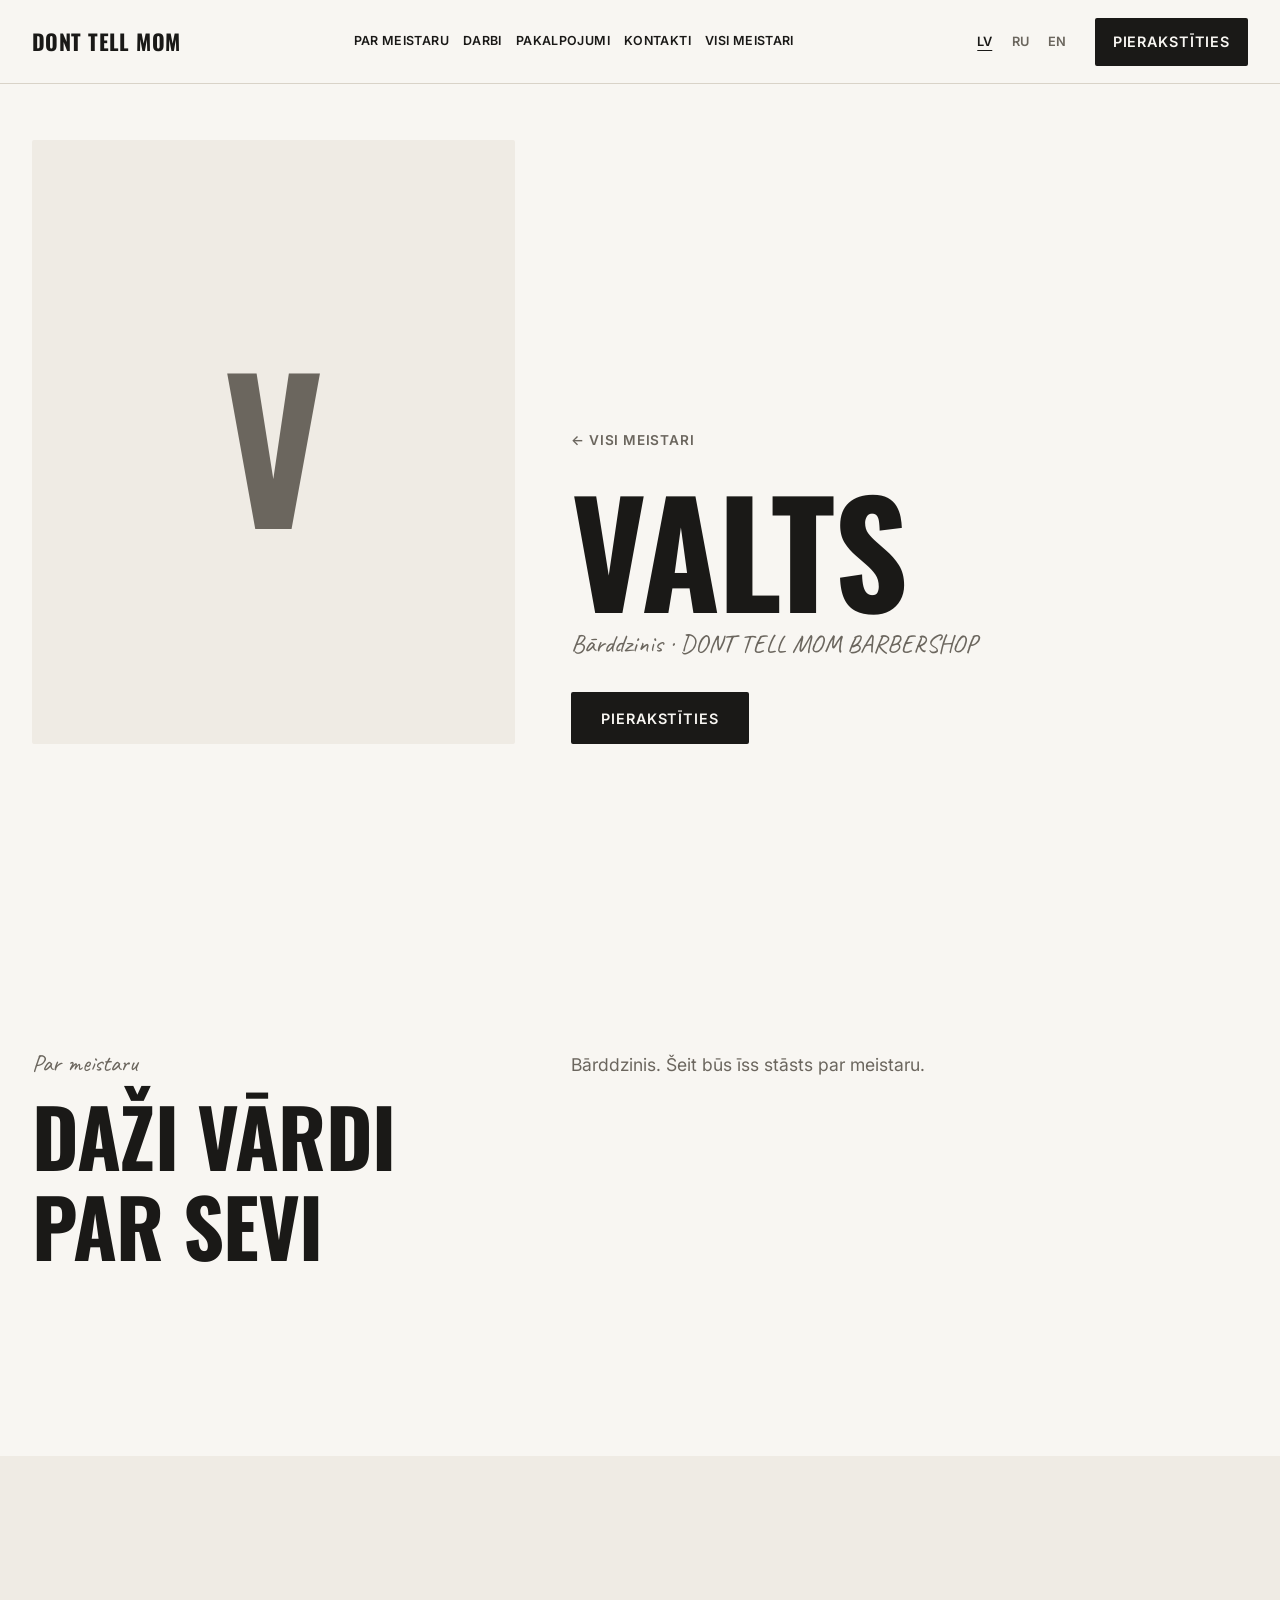
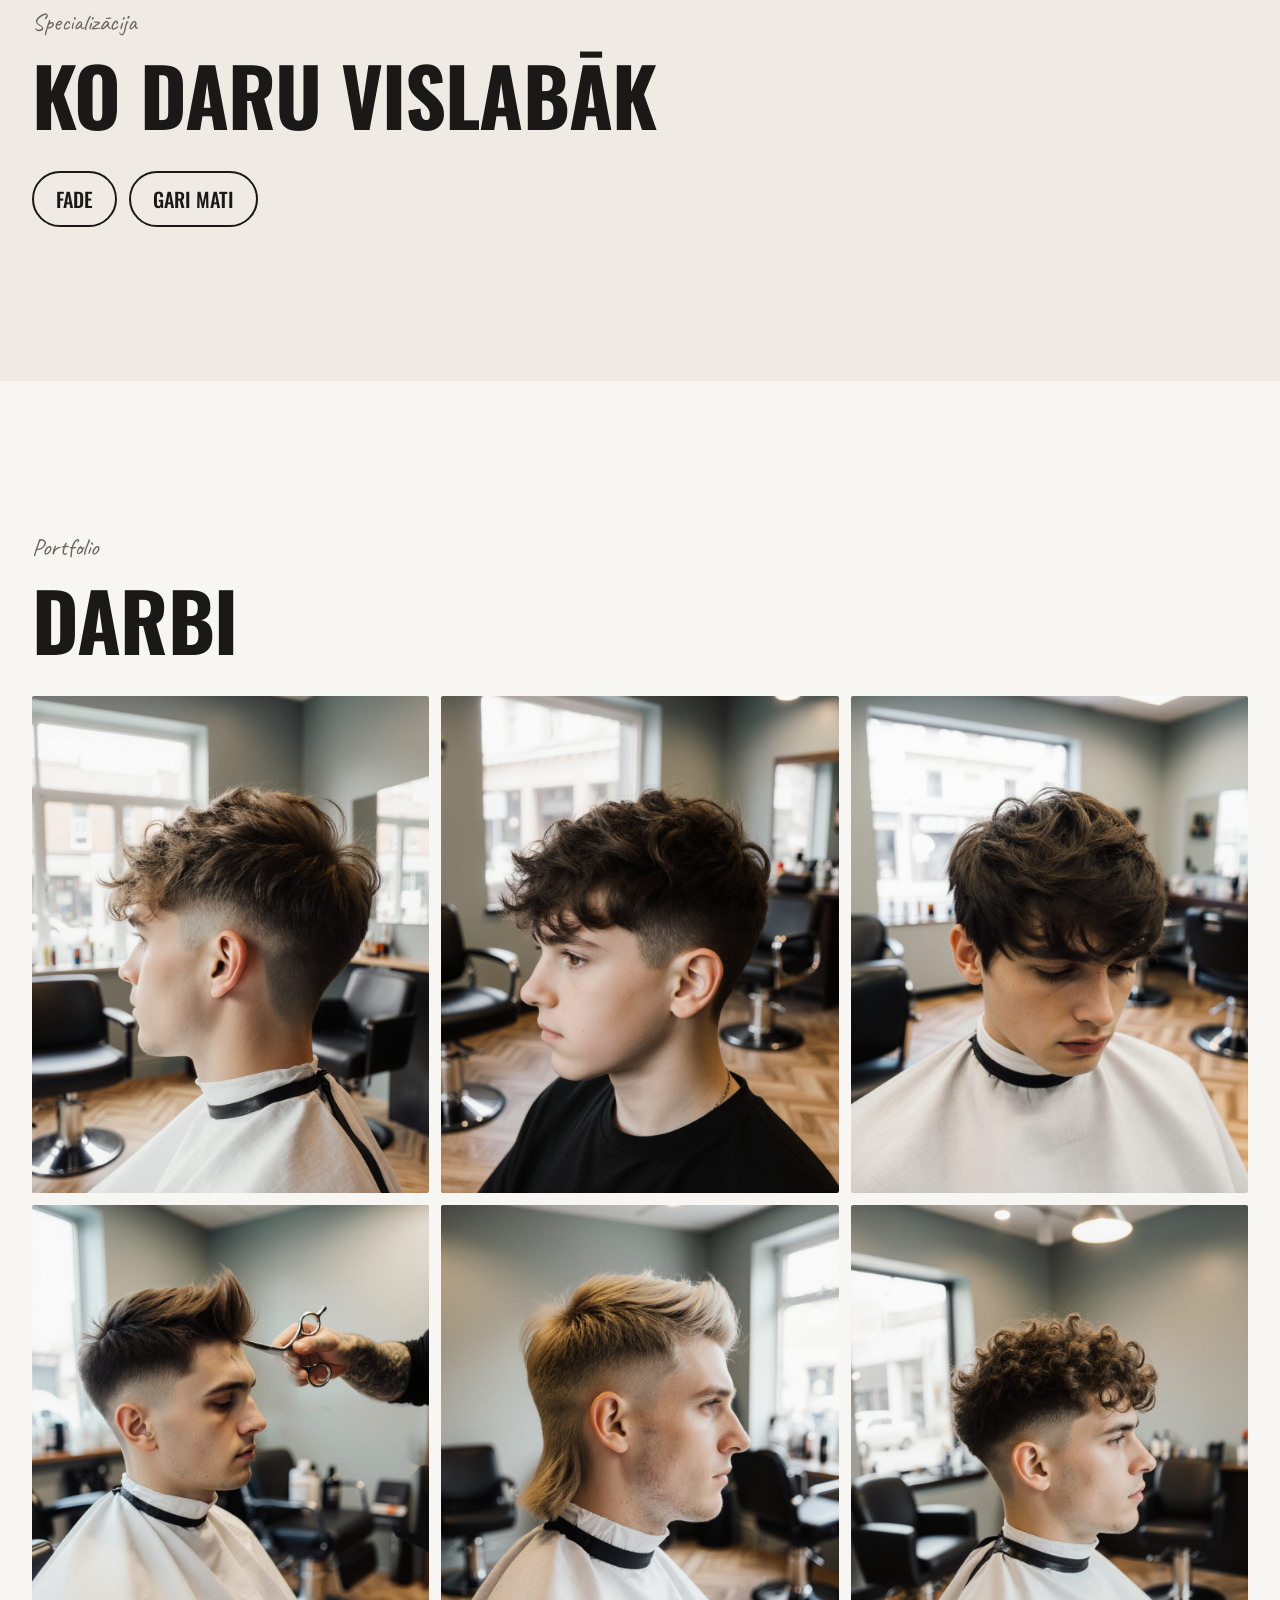
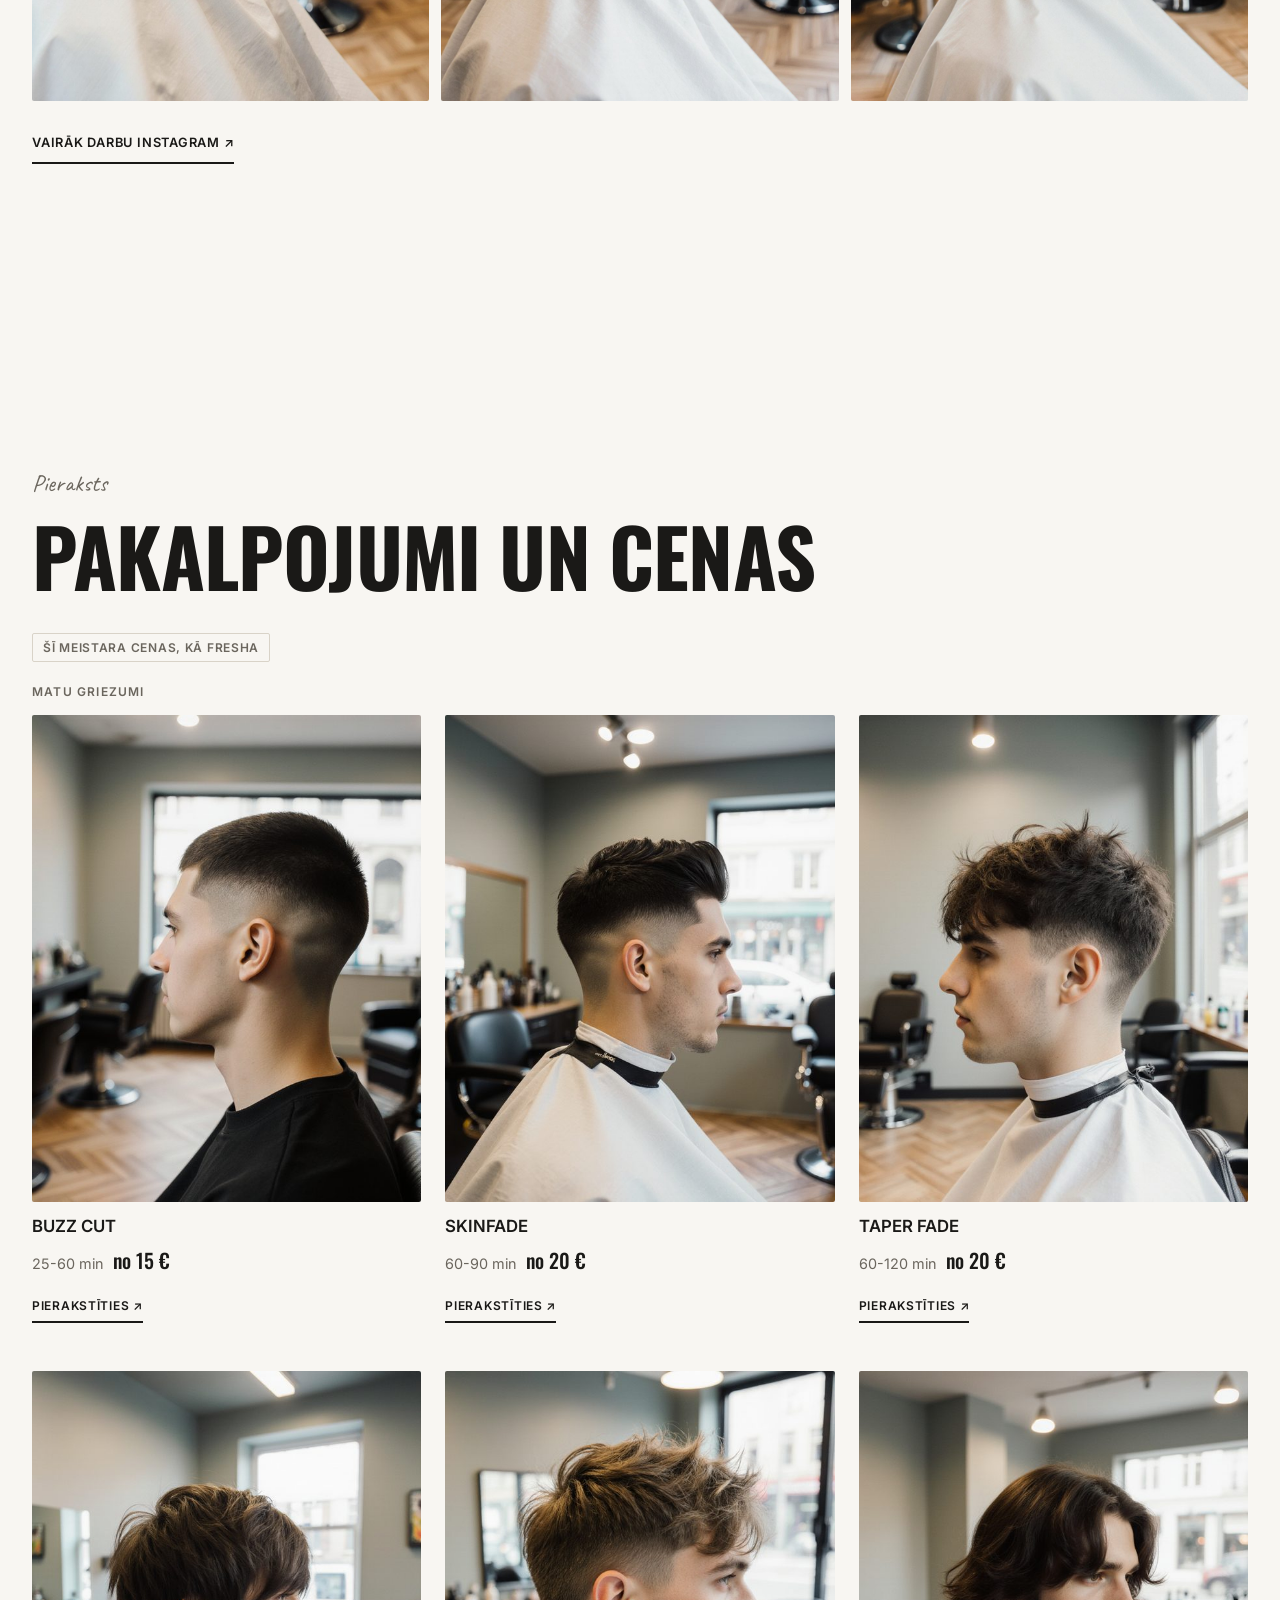
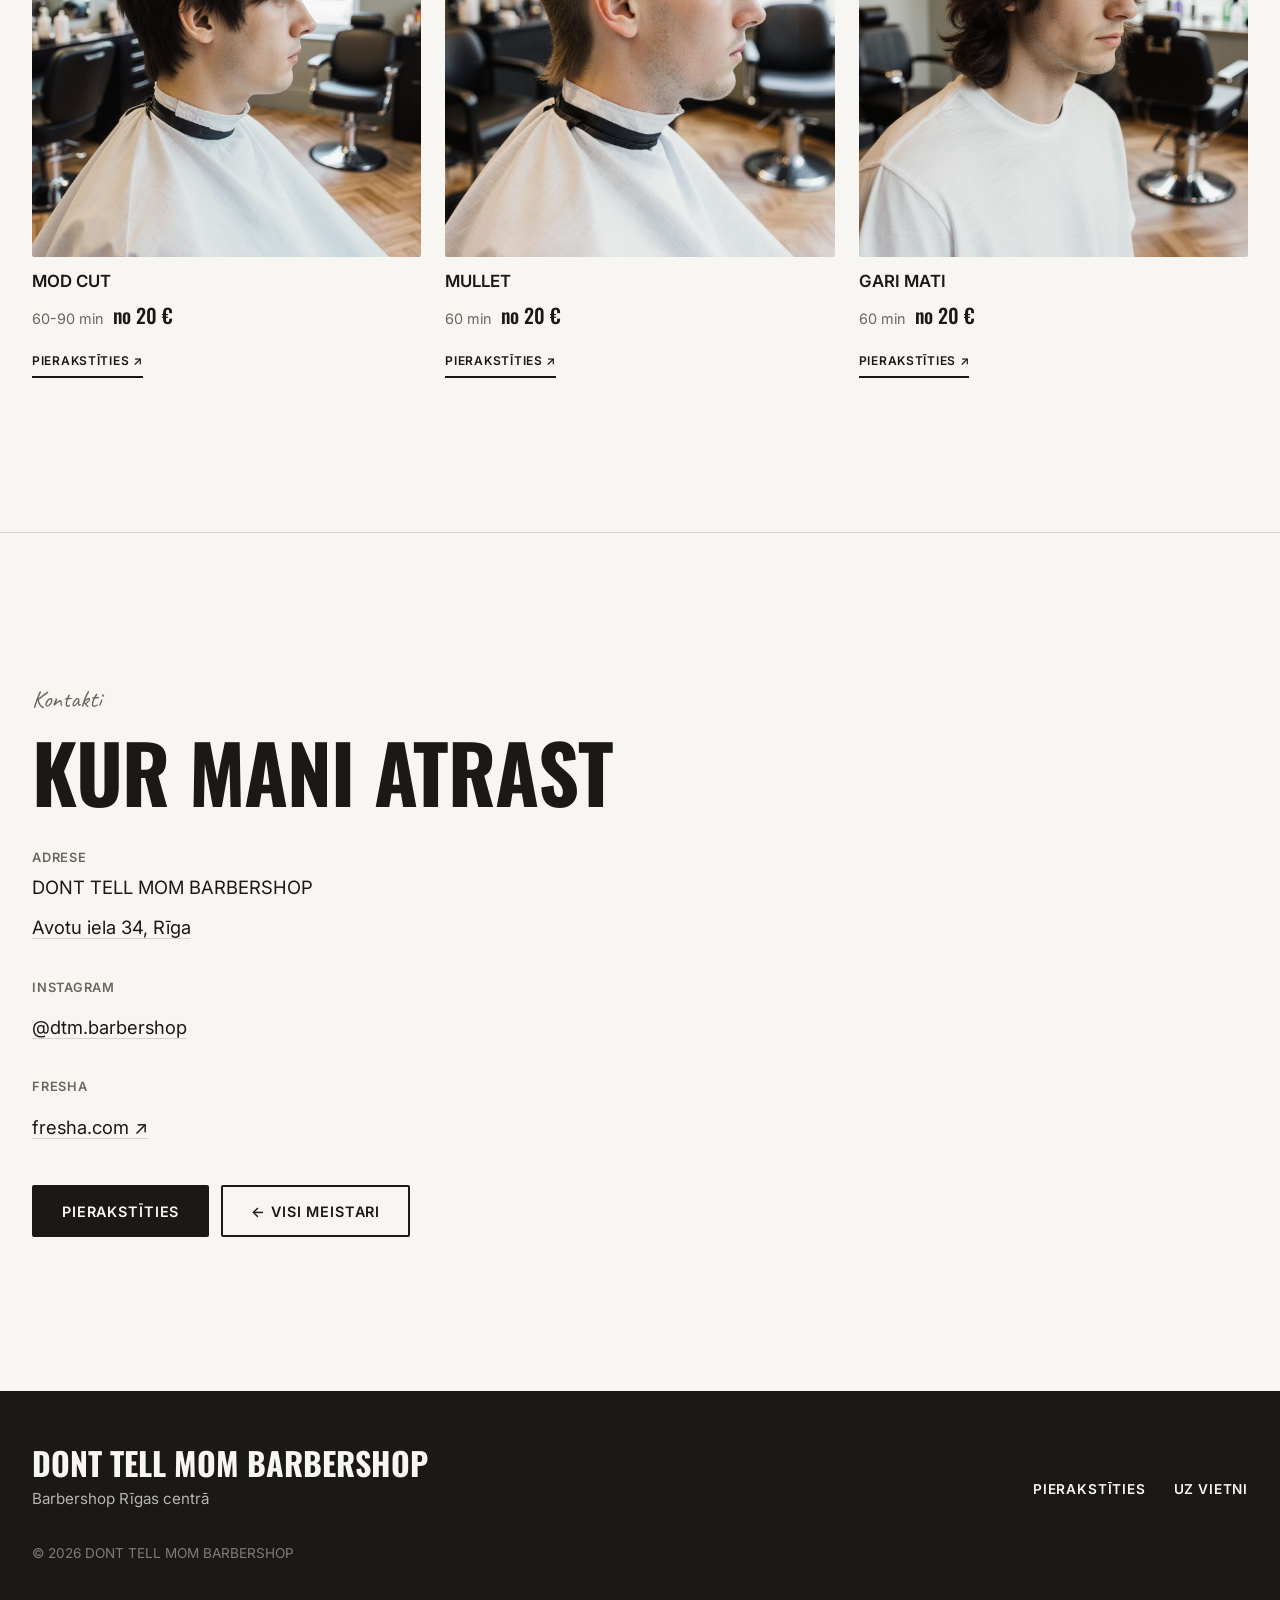
<file: v5/valts/index.html>
<!DOCTYPE html>
<!-- Страница мастера Valts. СОЗДАНА АВТОМАТИЧЕСКИ: node tools/generate.js
     Не правьте этот файл руками — правьте data/site.js и запустите скрипт заново -->
<html lang="lv">
<head>
  <meta charset="UTF-8">
  <meta name="viewport" content="width=device-width, initial-scale=1">
  <meta name="robots" content="noindex">
  <title>Valts , Dont Tell Mom Barbershop</title>
  <meta name="description" content="Valts, DONT TELL MOM BARBERSHOP, Rīga.">

  <link rel="preconnect" href="https://fonts.googleapis.com">
  <link rel="preconnect" href="https://fonts.gstatic.com" crossorigin>
  <link rel="stylesheet" href="https://fonts.googleapis.com/css2?family=Caveat:wght@600&family=Inter:wght@400;500;600&family=Oswald:wght@500;700&display=swap">

  <link rel="stylesheet" href="../style.css?v=34">
  <link rel="stylesheet" href="../master.css?v=24">
  <link rel="stylesheet" href="../booking.css?v=25">

  <!-- Данные → общий скрипт сайта → страница мастера → виджет записи -->
  <script src="../data/site.js?v=26" defer></script>
  <script src="../script.js?v=40" defer></script>
  <script src="../master.js?v=26" defer></script>
  <script src="../booking.js?v=27" defer></script>
</head>
<!-- data-root: путь к корню сайта (для картинок и ссылок), data-master: чья страница -->
<body class="bp" data-root="../" data-master="valts">


  <header class="header">
    <div class="header__inner container">
      <a href="../index.html" class="logo" data-config="shortName">DONT TELL MOM</a>

      <nav class="nav" id="nav" aria-label="Menu">
        <a href="#about" data-i18n="master.nav.about"></a>
        <a href="#works" data-i18n="master.nav.works"></a>
        <a href="#services" data-i18n="master.nav.services"></a>
        <a href="#contacts" data-i18n="master.nav.contacts"></a>
        <a href="../index.html#team" data-i18n="master.nav.team"></a>
        <button type="button" class="btn btn--dark nav__book" data-book data-i18n="common.book"></button>
      </nav>

      <div class="lang" role="group" aria-label="Language">
        <button type="button" class="lang__btn" data-lang="lv">LV</button>
        <button type="button" class="lang__btn" data-lang="ru">RU</button>
        <button type="button" class="lang__btn" data-lang="en">EN</button>
      </div>

      <button type="button" class="btn btn--dark header__book" data-book data-i18n="common.book"></button>

      <button type="button" class="burger" id="burger" aria-controls="nav" aria-expanded="false" data-i18n-aria="nav.open">
        <span></span><span></span>
      </button>
    </div>
  </header>

  <main id="top">

    <!-- 1. Первый экран: фото (или инициалы), имя, запись -->
    <section class="bp-hero">
      <div class="container bp-hero__grid">
        <div class="bp-hero__photo bp-initials" aria-hidden="true">V</div>
        <div class="bp-hero__text">
          <a class="bp-back" href="../index.html#team" data-i18n="master.back"></a>
          <h1 class="bp-hero__name">Valts</h1>
          <p class="bp-hero__role"><span data-master-field="role"></span> · <span data-config="name"></span></p>
          <button type="button" class="btn btn--dark" data-book data-i18n="common.book"></button>
        </div>
      </div>
    </section>

    <!-- 2. О мастере (пример) -->
    <section class="section" id="about">
      <div class="container bp-about">
        <div>
          <p class="label" data-i18n="master.about.label"></p>
          <h2 class="title" data-i18n="master.about.title"></h2>
        </div>
        <div class="bp-about__text">
          <p data-master-field="bio"></p>
        </div>
      </div>
    </section>

    <!-- 3. Специализации (пример) -->
    <section class="section bp-skills" id="skills">
      <div class="container">
        <p class="label" data-i18n="master.skills.label"></p>
        <h2 class="title" data-i18n="master.skills.title"></h2>
        <ul class="bp-tags" id="bp-tags"></ul>
      </div>
    </section>

    <!-- 4. Работы: 6 фото-примеров (gallery-*.jpg). Заменить на настоящие работы мастера -->
    <section class="section" id="works">
      <div class="container">
        <p class="label" data-i18n="master.works.label"></p>
        <h2 class="title" data-i18n="master.works.title"></h2>
        <div class="bp-works" id="bp-works"></div>
        <a class="bp-more" href="https://www.instagram.com/dtm.barbershop/" target="_blank" rel="noopener"><span data-i18n="master.works.more"></span> ↗︎</a>
      </div>
    </section>

    <!-- 5. Услуги и цены ЭТОГО мастера. «Записаться» открывает запись, где мастер уже выбран -->
    <section class="section bp-services" id="services">
      <div class="container">
        <p class="label" data-i18n="master.services.label"></p>
        <h2 class="title" data-i18n="master.services.title"></h2>
        <p class="bp-sample" data-i18n="master.services.note"></p>
        <div id="bp-services"></div>
      </div>
    </section>

    <!-- 6. Контакты -->
    <section class="section contacts" id="contacts">
      <div class="container">
        <p class="label" data-i18n="master.contacts.label"></p>
        <h2 class="title" data-i18n="master.contacts.title"></h2>
        <dl class="contacts__list" id="bp-contacts"></dl>
        <div class="contacts__actions">
          <button type="button" class="btn btn--dark" data-book data-i18n="common.book"></button>
          <a class="btn btn--outline" href="../index.html#team" data-i18n="master.back"></a>
        </div>
      </div>
    </section>

  </main>

  <footer class="footer">
    <div class="container footer__inner">
      <div>
        <p class="footer__logo" data-config="name"></p>
        <p data-i18n="footer.tagline"></p>
      </div>
      <div class="footer__links">
        <button type="button" class="footer__btn" data-book data-i18n="common.book"></button>
        <a href="../index.html" data-i18n="master.nav.site"></a>
      </div>
      <p class="footer__copy">© <span id="year"></span> <span data-config="name"></span></p>
    </div>
  </footer>

  <!-- Панель записи внизу экрана (телефон): выезжает, когда кнопка первого экрана ушла из виду -->
  <div class="bp-bar" id="bp-bar">
    <p class="bp-bar__info">
      <strong>Valts</strong>
      <span data-config="name"></span>
    </p>
    <button type="button" class="btn btn--dark bp-bar__book" data-book data-i18n="common.book"></button>
  </div>

</body>
</html>
</file>
<file: v5/style.css>
/* =============================================================
   style.css — оформление сайта

   Принцип mobile-first: сначала пишем стили для телефона (375px).
   Ниже, в блоках @media (min-width: ...), — дополнения для
   планшета (от 768px) и компьютера (от 1100px).
   ============================================================= */


/* =============================================================
   1. ПЕРЕМЕННЫЕ — цвета, шрифты, отступы.
      Поменяли здесь — поменялось на всём сайте.
   ============================================================= */
:root {
  /* Цвета */
  --bg: #f8f6f2;          /* основной фон — тёплый белый */
  --surface: #efebe4;     /* фон второстепенных блоков */
  --text: #1a1917;        /* основной текст — почти чёрный */
  --muted: #6b665e;       /* серый текст */
  --line: #d9d3c8;        /* линии и рамки */
  --dark: #1a1917;        /* тёмные блоки и кнопки */
  --light: #f8f6f2;       /* светлый текст на тёмном */
  --star: #c8962e;        /* цвет звёзд в отзывах */

  /* Шрифты */
  --font-head: "Oswald", "Arial Narrow", sans-serif;
  --font-body: "Inter", system-ui, -apple-system, "Segoe UI", sans-serif;
  --font-hand: "Caveat", cursive;

  /* Отступы. clamp(мин, желаемое, макс) — размер «тянется» вместе с экраном */
  --gutter: 16px;                                  /* поля по бокам */
  --section-space: clamp(72px, 12vw, 160px);       /* отступ между блоками */
  --header-h: 64px;                                /* высота шапки */

  /* Скругление и анимация */
  --radius: 2px;
  --ease: cubic-bezier(0.22, 1, 0.36, 1);
}


/* =============================================================
   2. БАЗА — общие правила для всей страницы
   ============================================================= */
*,
*::before,
*::after {
  box-sizing: border-box;   /* ширина элемента включает отступы и рамку */
}

html {
  scroll-behavior: auto;                        /* при загрузке и обновлении страницы позиция восстанавливается сразу, без прокрутки */
  scroll-padding-top: var(--header-h);          /* чтобы шапка не закрывала заголовок */
  -webkit-text-size-adjust: 100%;
  font-variant-emoji: text;                     /* стрелки ↗ на iPhone остаются обычными символами, а не цветными эмодзи */
}

/* Плавная прокрутка к якорям включается скриптом после загрузки страницы (см. script.js) */
html.is-smooth {
  scroll-behavior: smooth;
}

body {
  margin: 0;
  background: var(--bg);
  color: var(--text);
  font-family: var(--font-body);
  font-size: 1rem;
  line-height: 1.6;
  -webkit-font-smoothing: antialiased;
}

img {
  max-width: 100%;
  height: auto;
  display: block;
}

a {
  color: inherit;
}

h1, h2, h3, p {
  margin: 0;
}

/* Видимая рамка при управлении с клавиатуры (Tab) */
:focus-visible {
  outline: 2px solid currentColor;
  outline-offset: 3px;
}

/* Контейнер: ограничивает ширину контента и даёт поля по бокам */
.container {
  width: min(100% - 2 * var(--gutter), 1280px);
  margin-inline: auto;
}

/* Общий отступ сверху и снизу для каждого блока */
.section {
  padding-block: var(--section-space);
}


/* =============================================================
   3. ТИПОГРАФИКА — подписи и заголовки разделов
   ============================================================= */

/* Маленькая рукописная подпись над заголовком («Par mums», «Kontakti») */
.label {
  font-family: var(--font-hand);
  font-size: 1.5rem;
  line-height: 1;
  color: var(--muted);
  margin-bottom: 16px;
}

/* Крупный заголовок раздела */
.title {
  font-family: var(--font-head);
  font-weight: 700;
  font-size: clamp(2.25rem, 9vw, 5rem);
  /* 1.12, а не 1: латышские Ā, Ī, Ž иначе касаются строки выше */
  line-height: 1.12;
  text-transform: uppercase;
  letter-spacing: -0.01em;
  margin-bottom: 32px;
  text-wrap: balance;          /* ровнее переносит строки */
}


/* =============================================================
   4. КНОПКИ
   ============================================================= */
.btn {
  display: inline-flex;
  align-items: center;
  justify-content: center;
  min-height: 52px;
  padding: 0 28px;
  border: 2px solid transparent;
  border-radius: var(--radius);
  font-family: var(--font-body);
  font-size: 0.9rem;
  font-weight: 600;
  letter-spacing: 0.06em;
  text-transform: uppercase;
  text-decoration: none;
  white-space: nowrap;
  cursor: pointer;
  transition: background-color 0.25s var(--ease), color 0.25s var(--ease),
              border-color 0.25s var(--ease), transform 0.25s var(--ease);
}

.btn:active {
  transform: scale(0.98);      /* лёгкое «нажатие» */
}

/* Тёмная кнопка */
.btn--dark {
  background: var(--dark);
  color: var(--light);
  border-color: var(--dark);
}
.btn--dark:hover {
  background: transparent;
  color: var(--dark);
}

/* Светлая кнопка (на тёмном фоне первого экрана) */
.btn--light {
  background: var(--light);
  color: var(--dark);
  border-color: var(--light);
}
.btn--light:hover {
  background: transparent;
  color: var(--light);
}

/* Прозрачная кнопка с белой рамкой (на тёмном фоне) */
.btn--ghost {
  background: transparent;
  color: var(--light);
  border-color: rgba(248, 246, 242, 0.5);
}
.btn--ghost:hover {
  border-color: var(--light);
}

/* Прозрачная кнопка с тёмной рамкой (на светлом фоне) */
.btn--outline {
  background: transparent;
  color: var(--dark);
  border-color: var(--dark);
}
.btn--outline:hover {
  background: var(--dark);
  color: var(--light);
}


/* =============================================================
   5. ШАПКА
   ============================================================= */
.header {
  position: sticky;             /* шапка «прилипает» к верху при прокрутке */
  top: 0;
  z-index: 50;
  height: var(--header-h);
  border-bottom: 1px solid var(--line);
}

/* Полупрозрачный фон с размытием — отдельным слоем ::before.
   Важно: если поставить backdrop-filter прямо на .header, то
   position: fixed у мобильного меню начнёт считаться от шапки,
   а не от экрана, и меню станет невидимым. */
.header::before {
  content: "";
  position: absolute;
  inset: 0;
  z-index: -1;
  background: rgba(248, 246, 242, 0.92);
  backdrop-filter: blur(10px);  /* размытие того, что под шапкой */
  -webkit-backdrop-filter: blur(10px);
}

.header__inner {
  height: 100%;
  display: flex;
  align-items: center;
  gap: 12px;
}

.logo {
  font-family: var(--font-head);
  font-weight: 700;
  font-size: 1.35rem;
  text-transform: uppercase;
  letter-spacing: 0.02em;
  text-decoration: none;
  margin-right: auto;           /* отталкивает остальное вправо */
}

/* --- Меню. На телефоне скрыто и открывается бургером (этап 3) --- */
.nav {
  position: fixed;
  top: var(--header-h);
  left: 0;
  right: 0;
  bottom: 0;
  display: flex;
  flex-direction: column;
  padding: 24px var(--gutter);
  background: var(--bg);
  /* спрятано: уехало вверх и прозрачно */
  opacity: 0;
  visibility: hidden;
  transform: translateY(-12px);
  transition: opacity 0.3s var(--ease), transform 0.3s var(--ease), visibility 0.3s;
}

/* Пока мобильное меню открыто, страница под ним не прокручивается */
body.menu-open {
  overflow: hidden;
}

.nav.is-open {
  opacity: 1;
  visibility: visible;
  transform: none;
}

.nav a {
  font-family: var(--font-head);
  font-size: 2rem;
  font-weight: 500;
  text-transform: uppercase;
  text-decoration: none;
  padding: 10px 0;
  border-bottom: 1px solid var(--line);
}

/* Кнопка записи внизу мобильного меню */
.nav .nav__book {
  margin-top: 32px;
  font-family: var(--font-body);
  font-size: 0.9rem;
  font-weight: 600;
  padding: 0 28px;
  border-bottom: 2px solid var(--dark);
}

/* --- Переключатель языков --- */
.lang {
  display: flex;
}

.lang__btn {
  min-width: 36px;
  min-height: 36px;
  padding: 0 4px;
  border: 0;
  background: none;
  font-family: var(--font-body);
  font-size: 0.8rem;
  font-weight: 600;
  color: var(--muted);
  cursor: pointer;
  transition: color 0.2s;
}

.lang__btn:hover,
.lang__btn.is-active {
  color: var(--text);
}

.lang__btn.is-active {
  text-decoration: underline;
  text-underline-offset: 4px;
}

/* На узком телефоне кнопка записи в шапке не помещается —
   прячем её (кнопки есть на первом экране и в меню) */
.header__book {
  display: none;
  min-height: 44px;
  padding: 0 18px;
}

/* --- Бургер (две линии) --- */
.burger {
  width: 44px;
  height: 44px;
  display: flex;
  flex-direction: column;
  justify-content: center;
  align-items: center;
  gap: 7px;
  padding: 0;
  border: 0;
  background: none;
  cursor: pointer;
}

.burger span {
  width: 26px;
  height: 2px;
  background: var(--text);
  transition: transform 0.3s var(--ease);
}

/* Когда меню открыто — линии превращаются в крестик */
.burger[aria-expanded="true"] span:first-child {
  transform: translateY(4.5px) rotate(45deg);
}
.burger[aria-expanded="true"] span:last-child {
  transform: translateY(-4.5px) rotate(-45deg);
}


/* =============================================================
   6. ПЕРВЫЙ ЭКРАН
   ============================================================= */
.hero {
  position: relative;
  min-height: calc(100svh - var(--header-h));   /* весь экран минус шапка */
  display: flex;
  align-items: flex-end;                        /* текст прижат к низу */
  color: var(--light);
  overflow: hidden;
}

/* Фото/видео растянуто на весь блок */
.hero__media,
.hero__media img,
.hero__media video {
  position: absolute;
  inset: 0;
  width: 100%;
  height: 100%;
  object-fit: cover;            /* заполнить без искажений */
}

/* Затемнение снизу, чтобы белый текст читался на любом фото */
.hero__media::after {
  content: "";
  position: absolute;
  inset: 0;
  background: linear-gradient(to top, rgba(0, 0, 0, 0.75) 0%, rgba(0, 0, 0, 0.25) 60%, rgba(0, 0, 0, 0.1) 100%);
}

.hero__content {
  position: relative;           /* поверх фона */
  padding-block: 48px;
}

.hero__eyebrow {
  font-family: var(--font-hand);
  font-size: 1.6rem;
  line-height: 1;
  margin-bottom: 16px;
}

.hero__title {
  font-family: var(--font-head);
  font-weight: 700;
  /* размер зависит и от ширины (vw), и от высоты экрана (svh) —
     берётся меньшее, чтобы кнопки всегда помещались на первом экране */
  font-size: clamp(3rem, min(13vw, 13svh), 8.5rem);
  /* 1.12, а не 1: латышские Ā, Ī, Ž иначе касаются строки выше */
  line-height: 1.12;
  text-transform: uppercase;
  letter-spacing: -0.01em;
  max-width: 12ch;              /* ~12 символов в строке — крупно и плотно */
  margin-bottom: 20px;
}

.hero__text {
  font-size: 1.1rem;
  max-width: 34ch;
  opacity: 0.9;
  margin-bottom: 32px;
}

.hero__actions {
  display: flex;
  flex-direction: column;       /* на телефоне кнопки друг под другом */
  gap: 12px;
}


/* =============================================================
   7. О БАРБЕРШОПЕ
   ============================================================= */
.about__grid {
  display: grid;
  gap: 40px;
}

.about__photo {
  width: 100%;
  aspect-ratio: 4 / 5;
  object-fit: cover;
}

.about__text p:not(.label) {
  color: var(--muted);
  font-size: 1.1rem;
  max-width: 56ch;
}

.about__text p + p {
  margin-top: 16px;
}


/* =============================================================
   8. ПРИНЦИПЫ — тёмный блок с карточками
   ============================================================= */
.principles {
  background: var(--dark);
  color: var(--light);
}

.principles .label {
  color: rgba(248, 246, 242, 0.6);
}

.principles__grid {
  display: grid;
  gap: 0;
  margin-top: 16px;
}

.card {
  padding: 28px 0;
  border-top: 1px solid rgba(248, 246, 242, 0.2);
}

.card__num {
  display: block;
  font-size: 0.85rem;
  color: rgba(248, 246, 242, 0.5);
  margin-bottom: 12px;
}

.card h3 {
  font-family: var(--font-head);
  font-size: 1.6rem;
  font-weight: 500;
  text-transform: uppercase;
  line-height: 1.15;
  margin-bottom: 10px;
}

.card p {
  color: rgba(248, 246, 242, 0.7);
}


/* =============================================================
   9. УСЛУГИ И ЦЕНЫ
   ============================================================= */
.services__note {
  color: var(--muted);
  margin: -16px 0 32px;
}

/* Вкладки категорий */
.tabs {
  display: flex;
  flex-wrap: wrap;              /* если не влезают — переносятся на новую строку */
  gap: 6px;
  margin-bottom: 24px;
}

.tabs__btn {
  min-height: 44px;
  padding: 0 12px;
  border: 2px solid var(--dark);
  border-radius: var(--radius);
  background: transparent;
  color: var(--dark);
  font-family: var(--font-body);
  font-size: 0.8rem;
  font-weight: 600;
  text-transform: uppercase;
  letter-spacing: 0.04em;
  cursor: pointer;
  transition: background-color 0.2s, color 0.2s;
}

.tabs__btn.is-active,
.tabs__btn:hover {
  background: var(--dark);
  color: var(--light);
}

/* Услуги — карточки с фото: фото сверху, под ним название,
   время и цена, ссылка записи. Вся карточка — одна ссылка.
   На телефоне 2 карточки в ряд, на планшете 3, на компьютере 4 */
.services__list {
  list-style: none;
  margin: 0;
  padding: 0;
  display: grid;
  grid-template-columns: repeat(2, 1fr);
  gap: 36px 12px;
}

.service-card__link {
  display: flex;
  flex-direction: column;
  height: 100%;
  color: inherit;
  text-decoration: none;
}

/* Обёртка фото обрезает его, когда оно чуть приближается при наведении */
.service-card__media {
  overflow: hidden;
  border-radius: var(--radius);
  background: var(--surface);   /* серый фон, пока фото грузится */
  margin-bottom: 14px;
}

.service-card__photo {
  width: 100%;
  height: auto;
  aspect-ratio: 4 / 5;
  object-fit: cover;
  transition: transform 0.6s var(--ease);
}

.service-card__link:hover .service-card__photo {
  transform: scale(1.03);
}

.service-card__name {
  font-weight: 600;
  font-size: 0.95rem;
  text-transform: uppercase;
  line-height: 1.3;
  margin-bottom: 6px;
}

/* Время слева, цена справа. Цена — шрифтом заголовков, как в списке v1 */
.service-card__meta {
  display: flex;
  flex-wrap: wrap;
  justify-content: space-between;
  align-items: baseline;
  gap: 4px 10px;
  color: var(--muted);
  font-size: 0.9rem;
  margin-bottom: 14px;
}

.service-card__meta strong {
  color: var(--text);
  font-family: var(--font-head);
  font-size: 1.25rem;
  font-weight: 500;
}

/* «Записаться ↗︎» прижато к низу карточки, чтобы в ряду все стояли на одной линии */
.service-card__book {
  align-self: flex-start;
  margin-top: auto;
  font-size: 0.75rem;
  font-weight: 600;
  text-transform: uppercase;
  letter-spacing: 0.06em;
  padding: 6px 0;
  border-bottom: 2px solid currentColor;
  transition: opacity 0.2s;
}

.service-card__link:hover .service-card__book {
  opacity: 0.6;
}


/* Ссылка на магазин под списком услуг (DEMO) */
.shop-link {
  margin-top: 28px;
}

.shop-link a {
  display: inline-block;
  padding: 8px 0;
  font-size: 0.8rem;
  font-weight: 600;
  letter-spacing: 0.06em;
  text-transform: uppercase;
  text-decoration: none;
  border-bottom: 2px solid currentColor;
  transition: opacity 0.2s;
}

.shop-link a:hover {
  opacity: 0.6;
}


/* =============================================================
   10. МАСТЕРА
   ============================================================= */
.team {
  background: var(--surface);
}

.team__grid {
  display: grid;
  grid-template-columns: repeat(2, 1fr);   /* 2 в ряд на телефоне */
  gap: 28px 12px;
}

.master__photo {
  width: 100%;
  aspect-ratio: 4 / 5;
  object-fit: cover;
  margin-bottom: 14px;
  filter: grayscale(1);                    /* чёрно-белое фото, как у m87 */
  transition: filter 0.5s var(--ease);
}

.master:hover .master__photo {
  filter: grayscale(0);                    /* при наведении — цветное */
}

.master__name {
  font-family: var(--font-head);
  font-size: 1.4rem;
  font-weight: 500;
  text-transform: uppercase;
  line-height: 1.1;
  margin-bottom: 4px;
}

.master__about {
  color: var(--muted);
  font-size: 0.9rem;
  line-height: 1.5;
}

/* DEMO: ссылка «Страница мастера →» под карточкой мастера */
.master__page {
  display: inline-block;
  margin-top: 10px;
  padding: 8px 0;
  font-size: 0.75rem;
  font-weight: 600;
  letter-spacing: 0.06em;
  text-transform: uppercase;
  text-decoration: none;
  border-bottom: 2px solid currentColor;
  transition: opacity 0.2s;
}

.master__page:hover {
  opacity: 0.6;
}


/* v4-booking: плитка мастера — ссылка на его страницу */
.master {
  display: block;
  color: inherit;
  text-decoration: none;
}

.master__name,
.master__about {
  display: block;
}

/* Вместо фото — инициалы (фото мастеров не копируем) */
.initials {
  display: flex;
  align-items: center;
  justify-content: center;
  background: var(--surface);
  color: var(--muted);
  font-family: var(--font-head);
  font-weight: 700;
  line-height: 1;
  user-select: none;
}

.master__photo.initials {
  font-size: clamp(3rem, 14vw, 5.5rem);
}

.master:hover .master__page {
  opacity: 0.6;
}


/* =============================================================
   11. ГАЛЕРЕЯ
   ============================================================= */
.gallery__grid {
  display: grid;
  grid-template-columns: repeat(2, 1fr);
  gap: 8px;
}

.gallery__grid img {
  width: 100%;
  aspect-ratio: 1;
  object-fit: cover;
  background: var(--surface);   /* серый фон, пока картинка грузится */
}


/* =============================================================
   12. ОТЗЫВЫ
   ============================================================= */
.reviews__rating {
  display: flex;
  flex-wrap: wrap;
  align-items: baseline;
  gap: 8px;
  margin: -12px 0 32px;
  color: var(--muted);
}

.reviews__rating strong {
  color: var(--text);
  font-family: var(--font-head);
  font-size: 1.5rem;
  font-weight: 500;
}

.stars {
  color: var(--star);
  letter-spacing: 0.1em;
}

.reviews__grid {
  display: grid;
  gap: 16px;
  margin-bottom: 32px;
}

.review {
  display: flex;
  flex-direction: column;
  gap: 14px;
  padding: 28px 24px;
  background: var(--surface);
  border-radius: var(--radius);
}

.review__text {
  font-size: 1.05rem;
  flex-grow: 1;                 /* имя всегда внизу карточки */
}

.review__name {
  font-weight: 600;
  font-size: 0.9rem;
  text-transform: uppercase;
  letter-spacing: 0.04em;
}


/* =============================================================
   13. INSTAGRAM
   ============================================================= */
.insta {
  padding-top: 0;               /* блок идёт сразу за отзывами */
}

.insta .title {
  margin-bottom: 16px;
}

.insta p:not(.label):not(.title) {
  color: var(--muted);
  max-width: 48ch;
}

.insta__grid {
  display: grid;
  grid-template-columns: repeat(2, 1fr);
  gap: 8px;
  margin: 32px 0;
}

.insta__grid img {
  width: 100%;
  aspect-ratio: 1;
  object-fit: cover;
}


/* =============================================================
   14. КОНТАКТЫ И КАРТА
   ============================================================= */
.contacts {
  border-top: 1px solid var(--line);
}

.contacts__grid {
  display: grid;
  gap: 40px;
}

/* Список «название — значение» */
.contacts__list {
  margin: 0 0 32px;
}

.contacts__list dt {
  font-size: 0.8rem;
  font-weight: 600;
  text-transform: uppercase;
  letter-spacing: 0.06em;
  color: var(--muted);
  margin-top: 24px;
}

.contacts__list dd {
  margin: 4px 0 0;
  font-size: 1.15rem;
}

.contacts__list dd a {
  text-decoration-color: var(--line);
  text-underline-offset: 4px;
}

.hours {
  list-style: none;
  margin: 0;
  padding: 0;
  max-width: 320px;
}

.hours li {
  display: flex;
  justify-content: space-between;
  gap: 16px;
}

.contacts__actions {
  display: flex;
  flex-direction: column;
  gap: 12px;
}

/* Карта: картинка-заглушка + кнопка поверх */
.map {
  position: relative;
  aspect-ratio: 4 / 3;
  background: var(--surface);
  overflow: hidden;
}

.map img,
.map iframe {
  position: absolute;
  inset: 0;
  width: 100%;
  height: 100%;
  object-fit: cover;
  border: 0;
}

.map__overlay {
  position: absolute;
  inset: 0;
  display: flex;
  flex-direction: column;
  align-items: center;
  justify-content: center;
  gap: 12px;
  padding: 24px;
  text-align: center;
  background: rgba(248, 246, 242, 0.75);
}

.map__note {
  font-size: 0.8rem;
  color: var(--muted);
  max-width: 30ch;
}

.map__link {
  font-size: 0.9rem;
  font-weight: 600;
  text-underline-offset: 4px;
}


/* =============================================================
   15. ПОДВАЛ
   ============================================================= */
.footer {
  background: var(--dark);
  color: rgba(248, 246, 242, 0.7);
  padding-block: 56px;
  font-size: 0.95rem;
}

.footer__inner {
  display: grid;
  gap: 32px;
}

.footer__logo {
  font-family: var(--font-head);
  font-size: 2rem;
  font-weight: 700;
  text-transform: uppercase;
  color: var(--light);
  line-height: 1;
  margin-bottom: 8px;
}

.footer__links {
  display: flex;
  flex-wrap: wrap;
  gap: 12px 28px;
}

.footer__links a {
  color: var(--light);
  text-decoration: none;
  text-transform: uppercase;
  font-size: 0.85rem;
  font-weight: 600;
  letter-spacing: 0.06em;
}

.footer__links a:hover {
  text-decoration: underline;
}

.footer__copy {
  font-size: 0.85rem;
  color: rgba(248, 246, 242, 0.45);
}


/* =============================================================
   16. ТЕЛЕФОН ПОШИРЕ (от 480px)
   ============================================================= */
@media (min-width: 480px) {
  .header__book {
    display: inline-flex;      /* кнопка записи в шапке появляется */
  }

  .hero__actions,
  .contacts__actions {
    flex-direction: row;       /* кнопки в ряд */
    flex-wrap: wrap;
  }
}


/* =============================================================
   17. ПЛАНШЕТ (от 768px)
   ============================================================= */
@media (min-width: 768px) {
  :root {
    --gutter: 32px;
    --header-h: 76px;
  }

  .hero__content {
    padding-block: 72px;
  }

  .hero__text {
    font-size: 1.25rem;
  }

  .hero__title {
    max-width: 16ch;           /* на широком экране — две строки вместо четырёх */
  }

  .about__grid {
    grid-template-columns: 5fr 7fr;   /* фото слева, текст справа */
    align-items: center;
    gap: 56px;
  }

  .principles__grid {
    grid-template-columns: repeat(2, 1fr);
    column-gap: 40px;
  }

  /* Карточки услуг: три в ряд */
  .services__list {
    grid-template-columns: repeat(3, 1fr);
    gap: 48px 16px;
  }

  .tabs__btn {
    padding: 0 22px;
  }

  .gallery__grid,
  .insta__grid {
    grid-template-columns: repeat(4, 1fr);
    gap: 12px;
  }

  .reviews__grid {
    grid-template-columns: repeat(2, 1fr);
  }

  .contacts__grid {
    grid-template-columns: 1fr 1fr;
    align-items: start;
    gap: 56px;
  }

  .map {
    aspect-ratio: auto;
    height: 100%;
    min-height: 480px;
  }

  .footer__inner {
    grid-template-columns: 1fr auto;
    align-items: end;
  }

  .footer__copy {
    grid-column: 1 / -1;
  }
}


/* =============================================================
   18. КОМПЬЮТЕР (от 1100px)
   ============================================================= */
@media (min-width: 1100px) {
  :root {
    --header-h: 84px;
  }

  .header__inner {
    gap: 20px;
  }

  .logo {
    margin-right: 0;
    white-space: nowrap;       /* название не переносится на 2 строки */
  }

  /* Меню становится обычной строкой ссылок по центру */
  .nav {
    position: static;
    flex-direction: row;
    justify-content: center;
    gap: clamp(14px, 1.8vw, 32px);   /* расстояние растёт вместе с экраном */
    flex: 1;
    padding: 0;
    background: none;
    opacity: 1;
    visibility: visible;
    transform: none;
    transition: none;
  }

  .nav a {
    font-family: var(--font-body);
    font-size: 0.85rem;
    font-weight: 600;
    letter-spacing: 0.06em;
    white-space: nowrap;
    padding: 6px 0;
    border-bottom: 2px solid transparent;
    transition: border-color 0.2s;
  }

  .nav a:hover {
    border-bottom-color: currentColor;
  }

  .nav .nav__book {
    display: none;             /* на компьютере кнопка уже есть в шапке */
  }

  .burger {
    display: none;             /* бургер на компьютере не нужен */
  }

  .header__book {
    min-height: 48px;
  }

  .principles__grid {
    grid-template-columns: repeat(4, 1fr);
    column-gap: 32px;
  }

  .team__grid {
    grid-template-columns: repeat(4, 1fr);
    gap: 24px;
  }

  .reviews__grid {
    grid-template-columns: repeat(4, 1fr);
  }

  /* Карточки услуг: четыре в ряд */
  .services__list {
    grid-template-columns: repeat(4, 1fr);
    gap: 56px 20px;
  }

  .service-card__name {
    font-size: 1.05rem;
  }
}


/* Узкий компьютер (1100–1299px): в меню добавился пункт «Магазин»,
   поэтому пункты чуть плотнее, чтобы шапка помещалась в одну строку */
@media (min-width: 1100px) and (max-width: 1299px) {
  .nav {
    gap: 14px;
  }

  .nav a {
    font-size: 0.78rem;
    letter-spacing: 0.03em;
  }

  .header__book {
    padding: 0 16px;
  }
}


/* =============================================================
   19. АНИМАЦИИ
   Анимируем только opacity (прозрачность) и transform (сдвиг,
   масштаб) — браузер делает их видеокартой, поэтому они плавные
   даже на слабом телефоне.
   ============================================================= */

/* --- Первый экран: появляется сразу при загрузке --- */
@keyframes fade-up {
  from { opacity: 0; transform: translateY(30px); }
  to   { opacity: 1; transform: none; }
}

@keyframes hero-zoom {
  from { transform: scale(1.08); }
  to   { transform: scale(1); }
}

/* Фон медленно «отъезжает» */
.hero__media img,
.hero__media video {
  animation: hero-zoom 2.4s var(--ease) both;
}

/* Текст и кнопки выплывают снизу по очереди */
.hero__content > * {
  animation: fade-up 1s var(--ease) both;
}
.hero__content > :nth-child(2) { animation-delay: 0.1s; }
.hero__content > :nth-child(3) { animation-delay: 0.2s; }
.hero__content > :nth-child(4) { animation-delay: 0.3s; }

/* --- Появление при прокрутке ---
   Классы reveal и reveal-stagger ставит script.js.
   Когда элемент попадает на экран, скрипт добавляет is-visible. */

/* Одиночный элемент: был прозрачным и чуть ниже → встаёт на место */
.reveal {
  opacity: 0;
  transform: translateY(28px);
  transition: opacity 0.8s var(--ease), transform 0.8s var(--ease);
}

.reveal.is-visible {
  opacity: 1;
  transform: none;
}

/* Сетка карточек: дети появляются по очереди («лесенкой») */
.reveal-stagger > * {
  opacity: 0;
  transform: translateY(28px);
  transition: opacity 0.8s var(--ease), transform 0.8s var(--ease);
}

.reveal-stagger.is-visible > * {
  opacity: 1;
  transform: none;
}

/* Задержка для каждого следующего элемента */
.reveal-stagger.is-visible > :nth-child(2) { transition-delay: 0.08s; }
.reveal-stagger.is-visible > :nth-child(3) { transition-delay: 0.16s; }
.reveal-stagger.is-visible > :nth-child(4) { transition-delay: 0.24s; }
.reveal-stagger.is-visible > :nth-child(5) { transition-delay: 0.32s; }
.reveal-stagger.is-visible > :nth-child(6) { transition-delay: 0.40s; }
.reveal-stagger.is-visible > :nth-child(7) { transition-delay: 0.48s; }
.reveal-stagger.is-visible > :nth-child(8) { transition-delay: 0.56s; }

/* Блок, который был виден сразу при открытии страницы, появляется без анимации
   (класс no-anim ставит script.js на пару кадров) */
.no-anim,
.no-anim > * {
  transition: none !important;
}


/* =============================================================
   20. Если в системе включено «уменьшить движение» —
       отключаем плавную прокрутку, переходы и анимации
   ============================================================= */
@media (prefers-reduced-motion: reduce) {
  html,
  html.is-smooth {
    scroll-behavior: auto;
  }
  *,
  *::before,
  *::after {
    transition-duration: 0.01ms !important;
    transition-delay: 0s !important;
    animation-duration: 0.01ms !important;
    animation-delay: 0s !important;
  }
}


/* =============================================================
   ПЛАВНЫЙ ПЕРЕХОД МЕЖДУ СТРАНИЦАМИ (главная ↔ магазин)
   Новая страница плавно проявляется. При клике на ссылку другой
   страницы сайта script.js добавляет класс is-leaving — текущая
   страница за 0.15 с гаснет до цвета фона, и только потом открывается
   новая. Работает во всех браузерах; при «уменьшить движение» отключено
   ============================================================= */
@keyframes page-in {
  from { opacity: 0; }
  to   { opacity: 1; }
}

body {
  animation: page-in 0.3s var(--ease) backwards;   /* backwards: после проявления не мешает затуханию */
}

html.is-leaving body {
  opacity: 0;
  transition: opacity 0.15s ease-in;
}


/* =============================================================
   v4-booking: общие мелочи DEMO-версии
   ============================================================= */

/* Плашка DEMO над шапкой (на всех страницах) */
.demo-bar {
  padding: 8px var(--gutter);
  background: var(--dark);
  color: var(--light);
  font-size: 0.75rem;
  font-weight: 600;
  letter-spacing: 0.08em;
  text-transform: uppercase;
  text-align: center;
}

/* Пометка «пример» рядом с телефоном и т.п. */
.sample-tag {
  display: inline-block;
  padding: 1px 8px;
  border: 1px solid var(--line);
  border-radius: var(--radius);
  font-size: 0.7rem;
  font-weight: 600;
  letter-spacing: 0.06em;
  text-transform: uppercase;
  color: var(--muted);
  vertical-align: middle;
}

/* В кнопке пометка без рамки */
.sample-tag--inline {
  padding: 0;
  border: 0;
  font-size: inherit;
  color: inherit;
  opacity: 0.7;
}

/* Карточка услуги стала кнопкой (открывает запись) — убираем вид кнопки */
button.service-card__link {
  width: 100%;
  padding: 0;
  border: 0;
  background: none;
  font: inherit;
  text-align: left;
  cursor: pointer;
}

/* Кнопка «Записаться» в подвале выглядит как ссылки рядом */
.footer__btn {
  padding: 0;
  border: 0;
  background: none;
  color: var(--light);
  font-family: inherit;
  font-size: 0.85rem;
  font-weight: 600;
  letter-spacing: 0.06em;
  text-transform: uppercase;
  cursor: pointer;
}

.footer__btn:hover {
  text-decoration: underline;
}

/* Ссылки в контактах и подвале — зона нажатия не меньше 44px по высоте */
.contacts__list a,
.footer__links a,
.footer__btn {
  display: inline-block;
  padding-block: 11px;
}


/* =============================================================
   v5: пометки, отзывы-примеры, плитка магазина
   ============================================================= */

/* Маленькая пометка у цены или отзыва: «уточнить, пример» */
.price-tag {
  display: inline-block;
  padding: 1px 6px;
  border: 1px solid var(--line);
  border-radius: var(--radius);
  font-family: var(--font-body);
  font-size: 0.65rem;
  font-weight: 600;
  letter-spacing: 0.04em;
  text-transform: uppercase;
  color: var(--muted);
  vertical-align: middle;
  white-space: nowrap;
}

/* Заметная пометка над отзывами-примерами */
.reviews__example {
  margin: -8px 0 24px;
  padding: 12px 16px;
  border: 2px dashed var(--dark);
  border-radius: var(--radius);
  background: var(--bg);
  font-size: 0.85rem;
  font-weight: 600;
  letter-spacing: 0.02em;
}

.gallery__note {
  margin: -16px 0 24px;
  color: var(--muted);
}
</file>
<file: v5/booking.css>
/* =============================================================
   booking.css — окно DEMO-записи (booking.js)
   Цвета, шрифты и скругление — из :root в style.css.
   Сначала телефон (375px), ниже @media для компьютера.
   Все классы начинаются с bk- (booking)
   ============================================================= */

/* Пока окно открыто, страница под ним не прокручивается */
body.bk-open {
  overflow: hidden;
}

.visually-hidden {
  position: absolute;
  width: 1px;
  height: 1px;
  margin: -1px;
  padding: 0;
  overflow: hidden;
  clip: rect(0 0 0 0);
  white-space: nowrap;
  border: 0;
}

/* Окно на весь экран поверх страницы */
.bk {
  position: fixed;
  inset: 0;
  z-index: 100;
  overflow-y: auto;
  overscroll-behavior: contain;
  background: var(--bg);
  color: var(--text);
  opacity: 0;
  transform: translateY(12px);
  transition: opacity 0.25s var(--ease), transform 0.35s var(--ease);
}

.bk.is-open {
  opacity: 1;
  transform: none;
}

.bk[hidden] {
  display: none;
}


/* ---------- Верхняя полоса: назад, шаги, закрыть ---------- */
.bk__top {
  position: sticky;
  top: 0;
  z-index: 2;
  display: grid;
  grid-template-columns: 44px 1fr 44px;
  align-items: center;
  gap: 8px;
  padding: 10px var(--gutter);
  background: var(--bg);
  border-bottom: 1px solid var(--line);
}

.bk__icon {
  display: inline-flex;
  align-items: center;
  justify-content: center;
  width: 44px;
  height: 44px;
  padding: 0;
  border: 1px solid var(--line);
  border-radius: 50%;
  background: transparent;
  color: var(--text);
  font-size: 1.1rem;
  line-height: 1;
  cursor: pointer;
  transition: border-color 0.2s, background-color 0.2s;
}

.bk__icon:hover {
  border-color: var(--dark);
}

.bk__icon[hidden] {
  visibility: hidden;
  display: inline-flex;
}

.bk__icon--sm {
  width: 40px;
  height: 40px;
}

/* Шаги: «Услуги › Мастер › Время › Подтвердить».
   На узком телефоне подписаны только текущий шаг, остальные — точки */
.bk__steps {
  display: flex;
  justify-content: center;
  align-items: center;
  flex-wrap: wrap;
  gap: 6px;
  margin: 0;
  padding: 0;
  list-style: none;
  font-size: 0.7rem;
  font-weight: 600;
  letter-spacing: 0.06em;
  text-transform: uppercase;
  color: var(--muted);
}

.bk__steps li {
  display: flex;
  align-items: center;
  gap: 6px;
}

.bk__steps li + li::before {
  content: "›";
  color: var(--line);
}

.bk__steps li.is-current {
  color: var(--text);
}

.bk__steps button {
  padding: 6px 2px;
  border: 0;
  background: none;
  color: inherit;
  font: inherit;
  letter-spacing: inherit;
  text-transform: inherit;
  text-decoration: underline;
  text-underline-offset: 3px;
  cursor: pointer;
}

@media (max-width: 479px) {
  .bk__steps li:not(.is-current) > * {
    position: absolute;
    width: 1px;
    height: 1px;
    overflow: hidden;
    clip: rect(0 0 0 0);
    white-space: nowrap;
  }
  .bk__steps li:not(.is-current)::after {
    content: "";
    width: 7px;
    height: 7px;
    border-radius: 50%;
    background: var(--line);
  }
  .bk__steps li.is-done::after {
    background: var(--muted);
  }
}


/* ---------- Основная часть ---------- */
.bk__body {
  width: min(100% - 2 * var(--gutter), 1120px);
  margin-inline: auto;
  /* снизу место под панель «Итого / Продолжить» */
  padding: 24px 0 calc(120px + env(safe-area-inset-bottom));
}

.bk__title {
  font-family: var(--font-head);
  font-weight: 700;
  font-size: clamp(1.9rem, 8vw, 3rem);
  line-height: 1.1;
  text-transform: uppercase;
  margin-bottom: 20px;
}

.bk__title:focus {
  outline: none;
}

.bk-group {
  display: flex;
  flex-wrap: wrap;
  align-items: center;
  gap: 8px;
  margin: 28px 0 12px;
  font-size: 0.75rem;
  font-weight: 600;
  letter-spacing: 0.1em;
  text-transform: uppercase;
  color: var(--muted);
}

.bk-group:first-child {
  margin-top: 0;
}

.bk-list {
  display: grid;
  gap: 10px;
  margin: 0;
  padding: 0;
  list-style: none;
}

/* Пометка «пример» */
.bk-tag {
  display: inline-block;
  padding: 1px 7px;
  border: 1px solid var(--line);
  border-radius: var(--radius);
  font-size: 0.65rem;
  font-weight: 600;
  letter-spacing: 0.06em;
  text-transform: uppercase;
  color: var(--muted);
  vertical-align: middle;
}


/* ---------- Шаг 1: услуги ---------- */
.bk-svc {
  display: grid;
  grid-template-columns: 64px 1fr 40px;
  align-items: center;
  gap: 14px;
  width: 100%;
  min-height: 92px;
  padding: 10px 14px 10px 10px;
  border: 1px solid var(--line);
  border-radius: var(--radius);
  background: var(--bg);
  color: inherit;
  font: inherit;
  text-align: left;
  cursor: pointer;
  transition: border-color 0.2s, box-shadow 0.2s;
}

.bk-svc:hover {
  border-color: var(--muted);
}

.bk-svc.is-on {
  border-color: var(--dark);
  box-shadow: inset 0 0 0 1px var(--dark);
}

.bk-svc__photo {
  width: 64px;
  height: 72px;
  object-fit: cover;
  border-radius: var(--radius);
  background: var(--surface);
}

.bk-svc__info {
  display: flex;
  flex-direction: column;
  gap: 2px;
  min-width: 0;
}

.bk-svc__name {
  font-weight: 600;
  text-transform: uppercase;
  line-height: 1.25;
}

.bk-svc__dur {
  font-size: 0.85rem;
  color: var(--muted);
}

.bk-svc__price {
  font-family: var(--font-head);
  font-size: 1.15rem;
  font-weight: 500;
}

.bk-svc__mark {
  display: flex;
  align-items: center;
  justify-content: center;
  width: 36px;
  height: 36px;
  border: 1.5px solid var(--dark);
  border-radius: 50%;
  font-size: 1.1rem;
  line-height: 1;
  transition: background-color 0.2s, color 0.2s;
}

.bk-svc.is-on .bk-svc__mark {
  background: var(--dark);
  color: var(--light);
}


/* ---------- Шаг 2: мастер ---------- */
.bk-master {
  display: grid;
  grid-template-columns: 48px 1fr;
  align-items: center;
  gap: 8px 14px;
  padding: 14px;
  border: 1px solid var(--line);
  border-radius: var(--radius);
}

.bk-master.is-picked {
  border-color: var(--dark);
  box-shadow: inset 0 0 0 1px var(--dark);
}

.bk-master__info {
  display: flex;
  flex-direction: column;
  min-width: 0;
}

.bk-master__name {
  font-family: var(--font-head);
  font-size: 1.25rem;
  font-weight: 500;
  text-transform: uppercase;
  line-height: 1.15;
}

.bk-master__role,
.bk-master__price {
  font-size: 0.85rem;
  color: var(--muted);
}

/* На телефоне кнопка «Выбрать» во всю ширину под именем */
.bk-pick {
  grid-column: 1 / -1;
  min-height: 44px;
  padding: 0 18px;
  font-size: 0.8rem;
}

/* Аватар: фото или инициалы в круге */
.bk-avatar {
  display: inline-flex;
  align-items: center;
  justify-content: center;
  flex-shrink: 0;
  width: 48px;
  height: 48px;
  border-radius: 50%;
  object-fit: cover;
  background: var(--surface);
  color: var(--muted);
  font-family: var(--font-head);
  font-size: 1.2rem;
  font-weight: 700;
}

.bk-avatar--any {
  font-family: var(--font-body);
  font-size: 1.3rem;
  color: var(--text);
}


/* ---------- Шаг 3: время ---------- */
.bk-who {
  display: inline-flex;
  align-items: center;
  gap: 12px;
  max-width: 100%;
  margin-bottom: 24px;
  padding: 6px 14px 6px 6px;
  border: 1px solid var(--line);
  border-radius: 999px;
}

.bk-who .bk-avatar {
  width: 36px;
  height: 36px;
  font-size: 0.95rem;
}

.bk-who > span:last-child {
  display: flex;
  flex-direction: column;
  font-weight: 600;
  line-height: 1.2;
}

.bk-who__label {
  font-size: 0.65rem;
  font-weight: 600;
  letter-spacing: 0.08em;
  text-transform: uppercase;
  color: var(--muted);
}

.bk-who--select .bk-who__label {
  display: none;
}

.bk-select {
  min-height: 40px;
  max-width: 100%;
  padding: 0 4px;
  border: 0;
  background: transparent;
  color: inherit;
  font: inherit;
  font-weight: 600;
  cursor: pointer;
}

.bk-dates-head {
  display: flex;
  align-items: center;
  justify-content: space-between;
  gap: 12px;
  margin-bottom: 12px;
}

.bk-dates-head .bk-group {
  margin: 0;
}

.bk-dates-nav {
  display: flex;
  gap: 8px;
}

/* Полоса из 14 дней: листается внутри себя, страница вбок не едет */
.bk-dates {
  display: flex;
  gap: 8px;
  overflow-x: auto;
  scroll-snap-type: x proximity;
  padding: 2px 2px 10px;
  margin-bottom: 20px;
  scrollbar-width: thin;
}

.bk-date {
  flex: 0 0 64px;
  display: flex;
  flex-direction: column;
  align-items: center;
  justify-content: center;
  gap: 2px;
  min-height: 84px;
  padding: 8px 0;
  border: 1px solid var(--line);
  border-radius: var(--radius);
  background: var(--bg);
  color: inherit;
  font: inherit;
  scroll-snap-align: start;
  cursor: pointer;
  transition: border-color 0.2s, background-color 0.2s, color 0.2s;
}

.bk-date:hover:not(:disabled) {
  border-color: var(--dark);
}

.bk-date.is-on {
  background: var(--dark);
  border-color: var(--dark);
  color: var(--light);
}

.bk-date:disabled {
  opacity: 0.4;
  cursor: not-allowed;
}

.bk-date__wd,
.bk-date__mon {
  font-size: 0.7rem;
  font-weight: 600;
  text-transform: uppercase;
  letter-spacing: 0.04em;
}

.bk-date__day {
  font-family: var(--font-head);
  font-size: 1.5rem;
  font-weight: 500;
  line-height: 1.1;
}

.bk-slots {
  display: grid;
  grid-template-columns: repeat(auto-fill, minmax(92px, 1fr));
  gap: 8px;
  margin: 0;
  padding: 0;
  list-style: none;
}

.bk-slot {
  width: 100%;
  min-height: 48px;
  border: 1px solid var(--line);
  border-radius: var(--radius);
  background: var(--bg);
  color: inherit;
  font: inherit;
  font-weight: 600;
  cursor: pointer;
  transition: border-color 0.2s, background-color 0.2s, color 0.2s;
}

.bk-slot:hover {
  border-color: var(--dark);
}

.bk-slot.is-on {
  background: var(--dark);
  border-color: var(--dark);
  color: var(--light);
}

.bk-empty {
  padding: 16px;
  border: 1px dashed var(--line);
  color: var(--muted);
}

.bk-wait {
  margin-top: 24px;
  font-size: 0.9rem;
}

.bk-link {
  min-height: 44px;
  padding: 0;
  border: 0;
  background: none;
  color: inherit;
  font: inherit;
  font-weight: 600;
  text-align: left;
  text-decoration: underline;
  text-underline-offset: 3px;
  cursor: pointer;
}


/* ---------- Шаг 4: подтверждение ---------- */
.bk-demo-note {
  margin-bottom: 20px;
  padding: 10px 14px;
  border: 1px dashed var(--dark);
  border-radius: var(--radius);
  background: var(--surface);
  font-size: 0.85rem;
  font-weight: 600;
}

.bk-form {
  max-width: 560px;
}

.bk-field {
  margin-bottom: 18px;
}

.bk-field label {
  display: block;
  margin-bottom: 6px;
  font-size: 0.9rem;
  font-weight: 600;
}

.bk-req,
.bk-hint {
  font-weight: 400;
  color: var(--muted);
}

.bk-hint {
  margin: -2px 0 8px;
  font-size: 0.85rem;
}

/* 16px в полях — иначе iPhone приближает страницу при вводе */
.bk-field input:not([type="checkbox"]),
.bk-field textarea {
  width: 100%;
  min-height: 48px;
  padding: 10px 12px;
  border: 1px solid var(--line);
  border-radius: var(--radius);
  background: #fff;
  color: var(--text);
  font: inherit;
  font-size: 1rem;
}

.bk-field textarea {
  resize: vertical;
}

.bk-field input:focus,
.bk-field textarea:focus {
  border-color: var(--dark);
  outline: 2px solid var(--dark);
  outline-offset: 0;
}

.bk-field.has-error input,
.bk-field.has-error textarea {
  border-color: #b3261e;
}

.bk-error {
  margin-top: 6px;
  font-size: 0.85rem;
  font-weight: 500;
  color: #b3261e;
}

.bk-error--top {
  margin: 0 0 16px;
  padding: 10px 14px;
  border-left: 3px solid #b3261e;
  background: #fbeceb;
}

.bk-field--check {
  display: grid;
  grid-template-columns: 24px 1fr;
  gap: 4px 12px;
  align-items: start;
}

.bk-field--check input {
  width: 22px;
  height: 22px;
  margin: 2px 0 0;
  accent-color: var(--dark);
}

.bk-field--check label {
  margin: 0;
  font-weight: 400;
  line-height: 1.45;
}

.bk-field--check .bk-error {
  grid-column: 2;
  margin-top: 0;
}

/* Ловушка для ботов — спрятана от людей */
.bk-trap {
  position: absolute;
  left: -9999px;
  width: 1px;
  height: 1px;
  overflow: hidden;
}

.bk-submit {
  width: 100%;
  margin-top: 6px;
}

/* Сводка записи (подтверждение на телефоне и финал) */
.bk-recap {
  margin-bottom: 20px;
  padding: 16px;
  border: 1px solid var(--line);
  border-radius: var(--radius);
}

.bk-dl {
  display: grid;
  grid-template-columns: minmax(80px, auto) 1fr;
  gap: 8px 16px;
  margin: 0;
}

.bk-dl dt {
  font-size: 0.75rem;
  font-weight: 600;
  letter-spacing: 0.06em;
  text-transform: uppercase;
  color: var(--muted);
  padding-top: 2px;
}

.bk-dl dd {
  margin: 0;
}


/* ---------- Финал ---------- */
.bk-done__lead {
  font-family: var(--font-head);
  font-size: 1.5rem;
  font-weight: 500;
  text-transform: uppercase;
  line-height: 1.2;
  margin-bottom: 20px;
}

.bk-done__note {
  max-width: 560px;
  margin-bottom: 24px;
  color: var(--muted);
}


/* ---------- Сводка: на телефоне — панель внизу экрана ---------- */
.bk__sum {
  position: fixed;
  left: 0;
  right: 0;
  bottom: 0;
  z-index: 3;
  display: grid;
  grid-template-columns: 1fr auto;
  align-items: center;
  gap: 12px;
  padding: 12px var(--gutter) calc(12px + env(safe-area-inset-bottom));
  background: var(--bg);
  border-top: 1px solid var(--line);
}

.bk__sum:empty,
.bk[data-step="confirm"] .bk__sum {
  display: none;
}

.bk-sum__head,
.bk-sum__master,
.bk-sum__list,
.bk-sum__empty,
.bk-sum__when {
  display: none;
}

.bk-sum__total {
  display: flex;
  flex-direction: column;
  line-height: 1.2;
}

.bk-sum__total span {
  font-size: 0.75rem;
  font-weight: 600;
  letter-spacing: 0.06em;
  text-transform: uppercase;
  color: var(--muted);
}

.bk-sum__total strong {
  font-family: var(--font-head);
  font-size: 1.4rem;
  font-weight: 500;
}

.bk-next {
  min-height: 48px;
  padding: 0 22px;
}

.bk-next:disabled {
  opacity: 0.35;
  cursor: not-allowed;
}

.bk-next:disabled:hover {
  background: var(--dark);
  color: var(--light);
}


/* ---------- Планшет ---------- */
@media (min-width: 600px) {
  .bk-master {
    grid-template-columns: 48px 1fr auto;
  }

  .bk-pick {
    grid-column: auto;
  }

  .bk-submit {
    width: auto;
  }
}


/* ---------- Компьютер: сводка справа ---------- */
@media (min-width: 960px) {
  .bk__body {
    display: grid;
    grid-template-columns: minmax(0, 1fr) 360px;
    gap: 56px;
    align-items: start;
    padding: 40px 0 64px;
  }

  .bk-only-mobile {
    display: none;
  }

  .bk__sum,
  .bk[data-step="confirm"] .bk__sum {
    position: sticky;
    top: 96px;
    display: flex;
    flex-direction: column;
    align-items: stretch;
    gap: 16px;
    padding: 24px;
    border: 1px solid var(--line);
    border-radius: var(--radius);
  }

  .bk__sum:empty {
    display: none;
  }

  .bk-sum__head,
  .bk-sum__master,
  .bk-sum__list,
  .bk-sum__empty,
  .bk-sum__when {
    display: block;
  }

  .bk-sum__head {
    padding-bottom: 14px;
    border-bottom: 1px solid var(--line);
  }

  .bk-sum__salon {
    font-family: var(--font-head);
    font-size: 1.15rem;
    font-weight: 500;
    text-transform: uppercase;
  }

  .bk-sum__addr,
  .bk-sum__empty {
    font-size: 0.85rem;
    color: var(--muted);
  }

  .bk-sum__master {
    display: flex;
    align-items: center;
    gap: 10px;
    font-weight: 600;
  }

  .bk-sum__master .bk-avatar {
    width: 32px;
    height: 32px;
    font-size: 0.85rem;
  }

  .bk-sum__when {
    font-weight: 600;
  }

  .bk-sum__list {
    margin: 0;
    padding: 0;
    list-style: none;
  }

  .bk-sum__list li {
    display: flex;
    justify-content: space-between;
    gap: 12px;
    padding: 6px 0;
  }

  .bk-sum__list small {
    display: block;
    font-size: 0.8rem;
    color: var(--muted);
  }

  .bk-sum__total {
    flex-direction: row;
    justify-content: space-between;
    align-items: baseline;
    padding-top: 14px;
    border-top: 1px solid var(--line);
  }

  .bk-next {
    width: 100%;
  }
}


/* Если в системе включено «уменьшить движение» — без анимаций */
@media (prefers-reduced-motion: reduce) {
  .bk,
  .bk * {
    transition: none !important;
  }
}


/* =============================================================
   v5: шаг «Остался один шаг» — переход на Fresha
   ============================================================= */
.bk-lead {
  max-width: 560px;
  margin-bottom: 20px;
  font-size: 1.05rem;
}

.bk-actions {
  display: flex;
  flex-wrap: wrap;
  gap: 12px;
}

/* На телефоне обе кнопки во всю ширину, главная — сверху */
.bk-actions .btn {
  width: 100%;
}

.bk-status {
  min-height: 1.5em;
  margin: 12px 0 4px;
  font-size: 0.9rem;
  font-weight: 600;
  overflow-wrap: anywhere;
}

.bk-recap .price-tag {
  margin-left: 4px;
}

@media (min-width: 600px) {
  .bk-actions .btn {
    width: auto;
  }
}

/* На шагах без сводки справа — одна колонка */
@media (min-width: 960px) {
  .bk[data-step="fresha"] .bk__body,
  .bk[data-step="request"] .bk__body,
  .bk[data-step="done"] .bk__body {
    grid-template-columns: minmax(0, 760px);
  }
}

/* Мастер не делает выбранную услугу — строка приглушена, кнопка неактивна */
.bk-master.is-disabled {
  background: var(--surface);
}

.bk-master.is-disabled .bk-master__name,
.bk-master.is-disabled .bk-avatar {
  opacity: 0.55;
}

.bk-master.is-disabled .bk-master__price {
  color: var(--text);
  font-weight: 600;
}

.bk-pick:disabled {
  opacity: 0.4;
  cursor: not-allowed;
}

.bk-pick:disabled:hover {
  background: transparent;
  color: var(--dark);
}

.bk-empty + .bk-list--masters {
  margin-top: 16px;
}

/* Услуга без фото: серый квадрат на месте фото */
span.bk-svc__photo {
  display: block;
}
</file>
<file: v5/master.css>
/* =============================================================
   master.css — стили страниц мастеров (<slug>/index.html, создаёт tools/generate.js).
   Основа — страница /daniels/ (barber.css)
   Подключается после style.css и берёт оттуда цвета, шрифты и отступы
   (переменные из :root). Все классы начинаются с bp- (barber page),
   чтобы не задеть главную страницу.
   ============================================================= */

/* Серая заглушка под фото: портрет и плитки работ */
.bp-ph {
  position: relative;
  display: flex;
  align-items: flex-end;
  background: var(--surface);
  border: 1px dashed var(--line);
  overflow: hidden;
}

.bp-ph__note {
  padding: 12px 14px;
  font-size: 0.75rem;
  font-weight: 600;
  letter-spacing: 0.06em;
  text-transform: uppercase;
  color: var(--muted);
}

/* Пометка «пример текста» / «пример, цены уточнить» */
.bp-sample {
  display: inline-block;
  margin-bottom: 20px;
  padding: 4px 10px;
  border: 1px solid var(--line);
  border-radius: var(--radius);
  font-size: 0.75rem;
  font-weight: 600;
  letter-spacing: 0.06em;
  text-transform: uppercase;
  color: var(--muted);
}

.bp-note {
  color: var(--muted);
  margin: -16px 0 24px;
}


/* ---------- 1. Первый экран ---------- */
.bp-hero {
  padding-block: 32px var(--section-space);
}

.bp-hero__grid {
  display: grid;
  gap: 32px;
}

/* На телефоне портрет пониже, чтобы имя и кнопка были видны сразу.
   Фото (если мастер его дал) или крупные инициалы */
.bp-hero__photo {
  width: 100%;
  height: auto;
  aspect-ratio: 4 / 3;
  object-fit: cover;
  object-position: 50% 30%;
  border-radius: var(--radius);
}

.bp-initials {
  display: flex;
  align-items: center;
  justify-content: center;
  background: var(--surface);
  color: var(--muted);
  font-family: var(--font-head);
  font-weight: 700;
  font-size: clamp(5rem, 30vw, 12rem);
  line-height: 1;
  user-select: none;
}


.bp-back {
  display: inline-block;
  margin-bottom: 24px;
  padding-block: 8px;
  font-size: 0.85rem;
  font-weight: 600;
  letter-spacing: 0.06em;
  text-transform: uppercase;
  text-decoration: none;
  color: var(--muted);
}

.bp-back:hover {
  color: var(--text);
}

.bp-hero__name {
  font-family: var(--font-head);
  font-weight: 700;
  font-size: clamp(3.5rem, 18vw, 9rem);
  line-height: 0.9;
  text-transform: uppercase;
  letter-spacing: -0.01em;
  margin-bottom: 16px;
  overflow-wrap: anywhere;
}

.bp-hero__role {
  font-family: var(--font-hand);
  font-size: 1.6rem;
  line-height: 1.2;
  color: var(--muted);
  margin-bottom: 32px;
}


/* ---------- 2. О мастере ---------- */
.bp-about {
  display: grid;
  gap: 8px;
}

.bp-about__text p:not(.bp-sample) {
  font-size: 1.1rem;
  color: var(--muted);
  margin-bottom: 12px;
}


/* ---------- 3. Специализации ---------- */
.bp-skills {
  background: var(--surface);
}

.bp-tags {
  display: flex;
  flex-wrap: wrap;
  gap: 12px;
  margin: 0;
  padding: 0;
  list-style: none;
}

.bp-tags li {
  padding: 10px 22px;
  border: 2px solid var(--dark);
  border-radius: 999px;
  font-family: var(--font-head);
  font-size: 1.25rem;
  font-weight: 500;
  text-transform: uppercase;
}


/* ---------- 4. Стрижки и цены ----------
   Карточки — те же, что на главной v4 (.service-card в style.css).
   На телефоне 2 в ряд, от планшета 3 в ряд: 6 стрижек встают ровно 3×2 */
.bp-group {
  margin: 32px 0 14px;
  font-size: 0.75rem;
  font-weight: 600;
  letter-spacing: 0.1em;
  text-transform: uppercase;
  color: var(--muted);
}

/* «Ещё работы в Instagram ↗︎» под сеткой */
.bp-more {
  display: inline-block;
  margin-top: 24px;
  padding: 8px 0;
  font-size: 0.8rem;
  font-weight: 600;
  letter-spacing: 0.06em;
  text-transform: uppercase;
  text-decoration: none;
  border-bottom: 2px solid currentColor;
  transition: opacity 0.2s;
}

.bp-more:hover {
  opacity: 0.6;
}




/* Место внизу страницы под панелью записи, чтобы она не закрывала подвал */
body.bp {
  padding-bottom: calc(70px + env(safe-area-inset-bottom));
}

/* ---------- 7. Панель записи внизу экрана (телефон) ----------
   Сначала спрятана под краем экрана. barber.js добавляет класс is-visible,
   когда кнопка на первом экране ушла из виду */
.bp-bar {
  position: fixed;
  left: 0;
  right: 0;
  bottom: 0;
  z-index: 40;
  display: flex;
  align-items: center;
  justify-content: space-between;
  gap: 16px;
  padding: 10px var(--gutter) calc(10px + env(safe-area-inset-bottom));
  background: var(--bg);
  border-top: 1px solid var(--line);
  /* Спрятана: опущена за край экрана и прозрачна.
     Уходит плавно: сначала медленно трогается, потом уезжает вниз,
     а прозрачность гаснет вместе с движением (не раньше него) */
  transform: translateY(110%);
  opacity: 0;
  visibility: hidden;
  transition: transform 0.7s cubic-bezier(0.65, 0, 0.35, 1),
              opacity 0.7s cubic-bezier(0.65, 0, 0.35, 1),
              visibility 0s linear 0.7s;
}

/* Появляется: выезжает снизу и проявляется */
.bp-bar.is-visible {
  transform: none;
  opacity: 1;
  visibility: visible;
  transition: transform 0.6s var(--ease), opacity 0.5s ease-out, visibility 0s;
}

/* Слева: имя и барбершоп — понятно, к кому запись */
.bp-bar__info {
  display: flex;
  flex-direction: column;
  min-width: 0;
  line-height: 1.25;
}

.bp-bar__info strong {
  font-family: var(--font-head);
  font-size: 1.15rem;
  font-weight: 700;
  text-transform: uppercase;
}

.bp-bar__info span {
  font-size: 0.65rem;
  font-weight: 600;
  letter-spacing: 0.02em;
  text-transform: uppercase;
  color: var(--muted);
  white-space: nowrap;
  overflow: hidden;
  text-overflow: ellipsis;
}

/* Справа: кнопка под большой палец */
.bp-bar__book {
  flex-shrink: 0;
  min-height: 48px;
  padding: 0 18px;
}


/* ---------- Планшет и компьютер ---------- */
@media (min-width: 768px) {
  .bp-hero {
    padding-top: 56px;
  }

  .bp-hero__grid {
    grid-template-columns: 5fr 7fr;
    align-items: end;
    gap: 56px;
  }

  .bp-hero__photo {
    aspect-ratio: 4 / 5;
  }

  .bp-about {
    grid-template-columns: 5fr 7fr;
    gap: 56px;
  }

  /* На широком экране кнопка записи уже есть в шапке */
  .bp-bar {
    display: none;
  }

  body.bp {
    padding-bottom: 0;
  }
}





/* ---------- Работы: 6 фото-примеров, как в barber.html v4 ---------- */
.bp-works {
  display: grid;
  grid-template-columns: repeat(2, 1fr);
  gap: 8px;
}

.bp-work {
  width: 100%;
  height: auto;
  aspect-ratio: 4 / 5;
  object-fit: cover;
  border-radius: var(--radius);
  background: var(--surface);   /* серый фон, пока фото грузится */
}

@media (min-width: 768px) {
  .bp-works {
    grid-template-columns: repeat(3, 1fr);
    gap: 12px;
  }
}


/* ---------- Строки услуг (как в barber.html v4) ----------
   На телефоне в две строки:
   [номер] [название ........ цена]
   [     ] [время ........ записаться] */
.bp-services .services__list {
  display: block;
  border-top: 1px solid var(--text);
}

.service {
  display: grid;
  grid-template-columns: 32px 1fr auto;
  grid-template-areas:
    "num name  price"
    "num time  book";
  column-gap: 12px;
  row-gap: 6px;
  align-items: baseline;
  padding: 20px 0;
  border-bottom: 1px solid var(--line);
}

.service__num   { grid-area: num; font-size: 0.85rem; color: var(--muted); }
.service__name  { grid-area: name; font-weight: 600; font-size: 1.1rem; text-transform: uppercase; line-height: 1.3; }
.service__time  { grid-area: time; color: var(--muted); font-size: 0.95rem; }
.service__price { grid-area: price; justify-self: end; text-align: right; font-family: var(--font-head); font-size: 1.5rem; font-weight: 500; }

.service__price .price-tag {
  display: block;
  margin-top: 2px;
}

.service__book {
  grid-area: book;
  justify-self: end;
  min-height: 44px;
  padding: 8px 0;
  border: 0;
  border-bottom: 2px solid currentColor;
  background: none;
  color: inherit;
  font-family: var(--font-body);
  font-size: 0.8rem;
  font-weight: 600;
  text-transform: uppercase;
  letter-spacing: 0.06em;
  cursor: pointer;
  transition: opacity 0.2s;
}

.service__book:hover {
  opacity: 0.6;
}

/* Планшет и компьютер: номер | название | время | цена | записаться */
@media (min-width: 768px) {
  .service {
    grid-template-columns: 48px 2fr 1fr 1fr auto;
    grid-template-areas: "num name time price book";
    align-items: center;
    padding: 22px 0;
  }

  .service__price {
    justify-self: start;
    text-align: left;
  }

  .service__price .price-tag {
    display: inline-block;
    margin: 0 0 0 6px;
  }
}

@media (min-width: 1100px) {
  .service__name {
    font-size: 1.25rem;
  }
}


/* ---------- Услуги мастера: две группы ----------
   Стрижки — карточки с фото (карточка — как на главной, .service-card в style.css):
   2 в ряд на телефоне и планшете, 3 на компьютере.
   Борода и комбо — строки (.service выше) */
.bp-group-block + .bp-group-block {
  margin-top: 56px;
}

.bp-group-block .bp-group {
  margin-top: 0;
}

.bp-cards {
  display: grid;
  grid-template-columns: repeat(2, 1fr);
  gap: 32px 12px;
  margin: 0;
  padding: 0;
  list-style: none;
}

/* Строки стрижек без своего фото — под карточками */
.bp-cards + .services__list {
  margin-top: 32px;
}

/* Подпись «Пример, сгенерировано ИИ» внизу фото */
.service-card__media {
  position: relative;
}

.bp-ai {
  position: absolute;
  left: 8px;
  bottom: 8px;
  max-width: calc(100% - 16px);
  padding: 3px 7px;
  border-radius: var(--radius);
  background: rgba(26, 25, 23, 0.72);
  color: var(--light);
  font-size: 0.62rem;
  font-weight: 600;
  letter-spacing: 0.04em;
  line-height: 1.3;
  text-transform: uppercase;
}

@media (min-width: 1100px) {
  .bp-cards {
    grid-template-columns: repeat(3, 1fr);
    gap: 48px 24px;
  }
}
</file>
